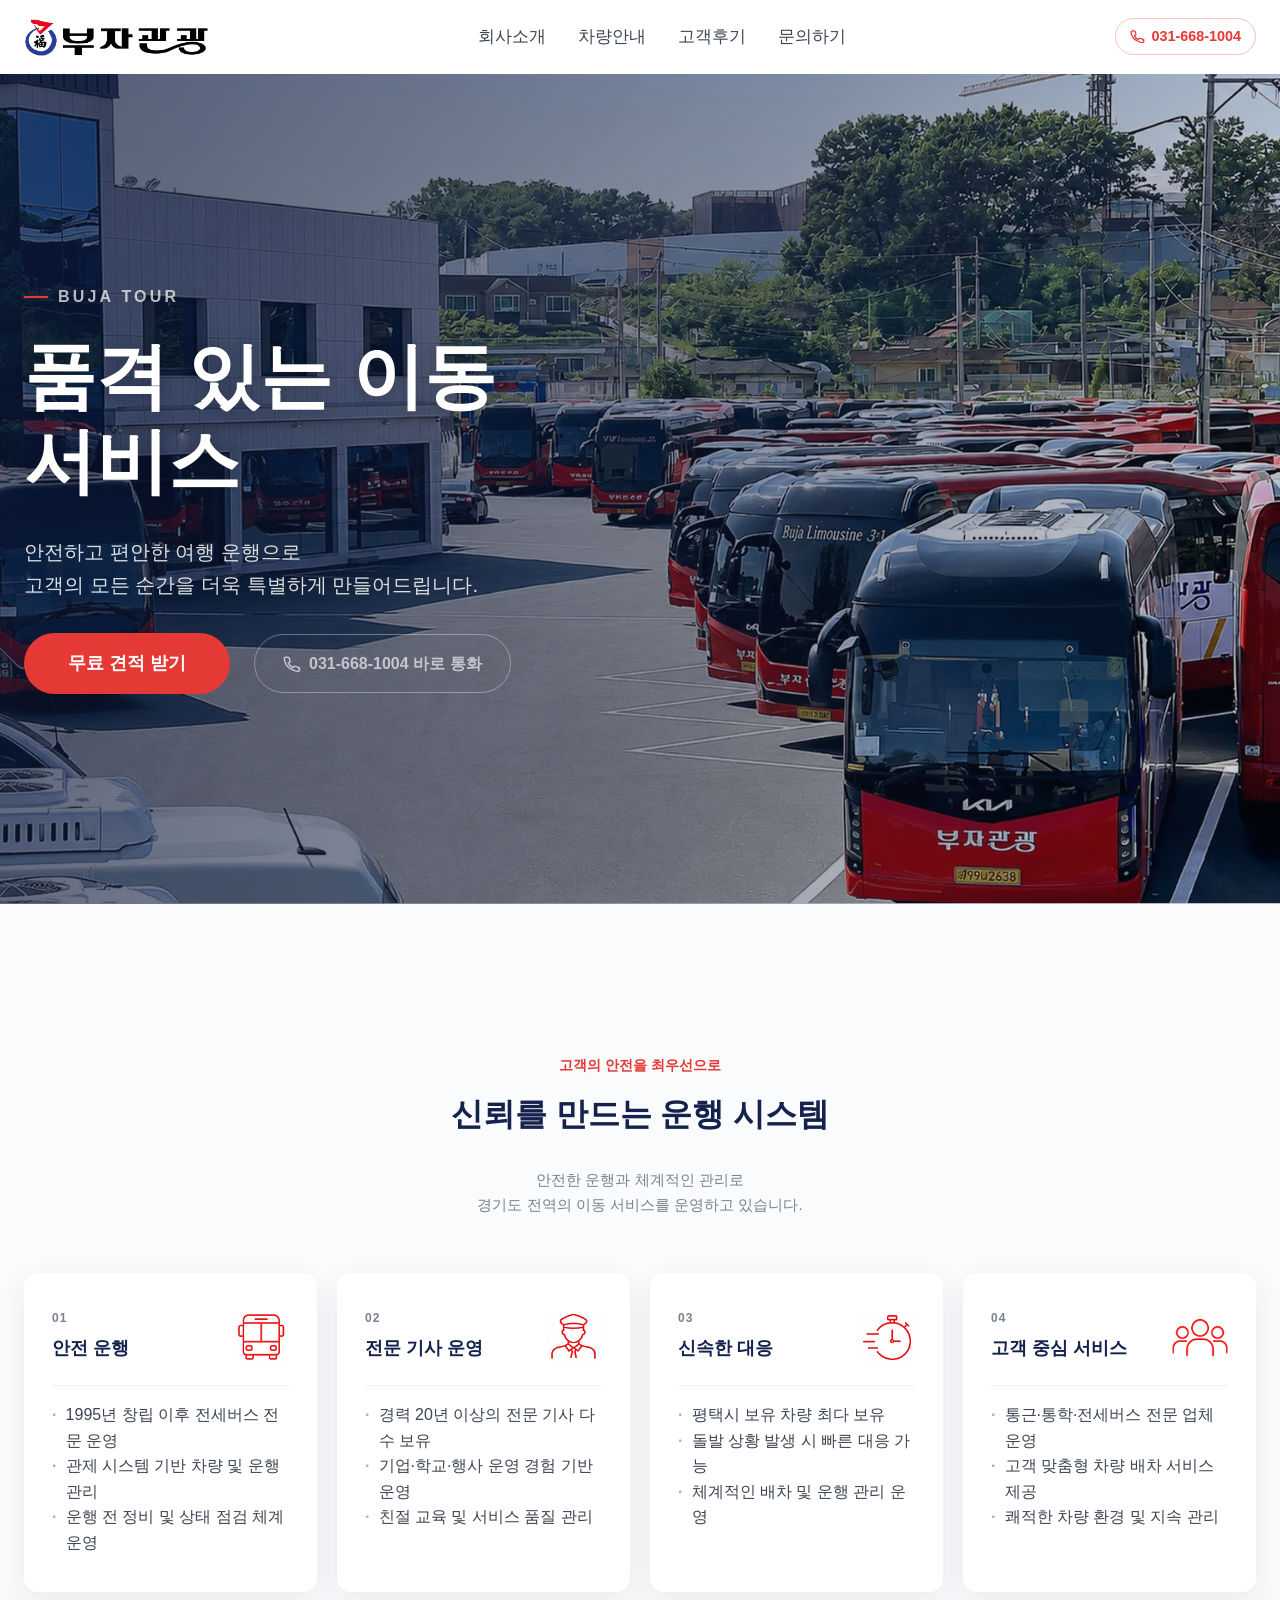
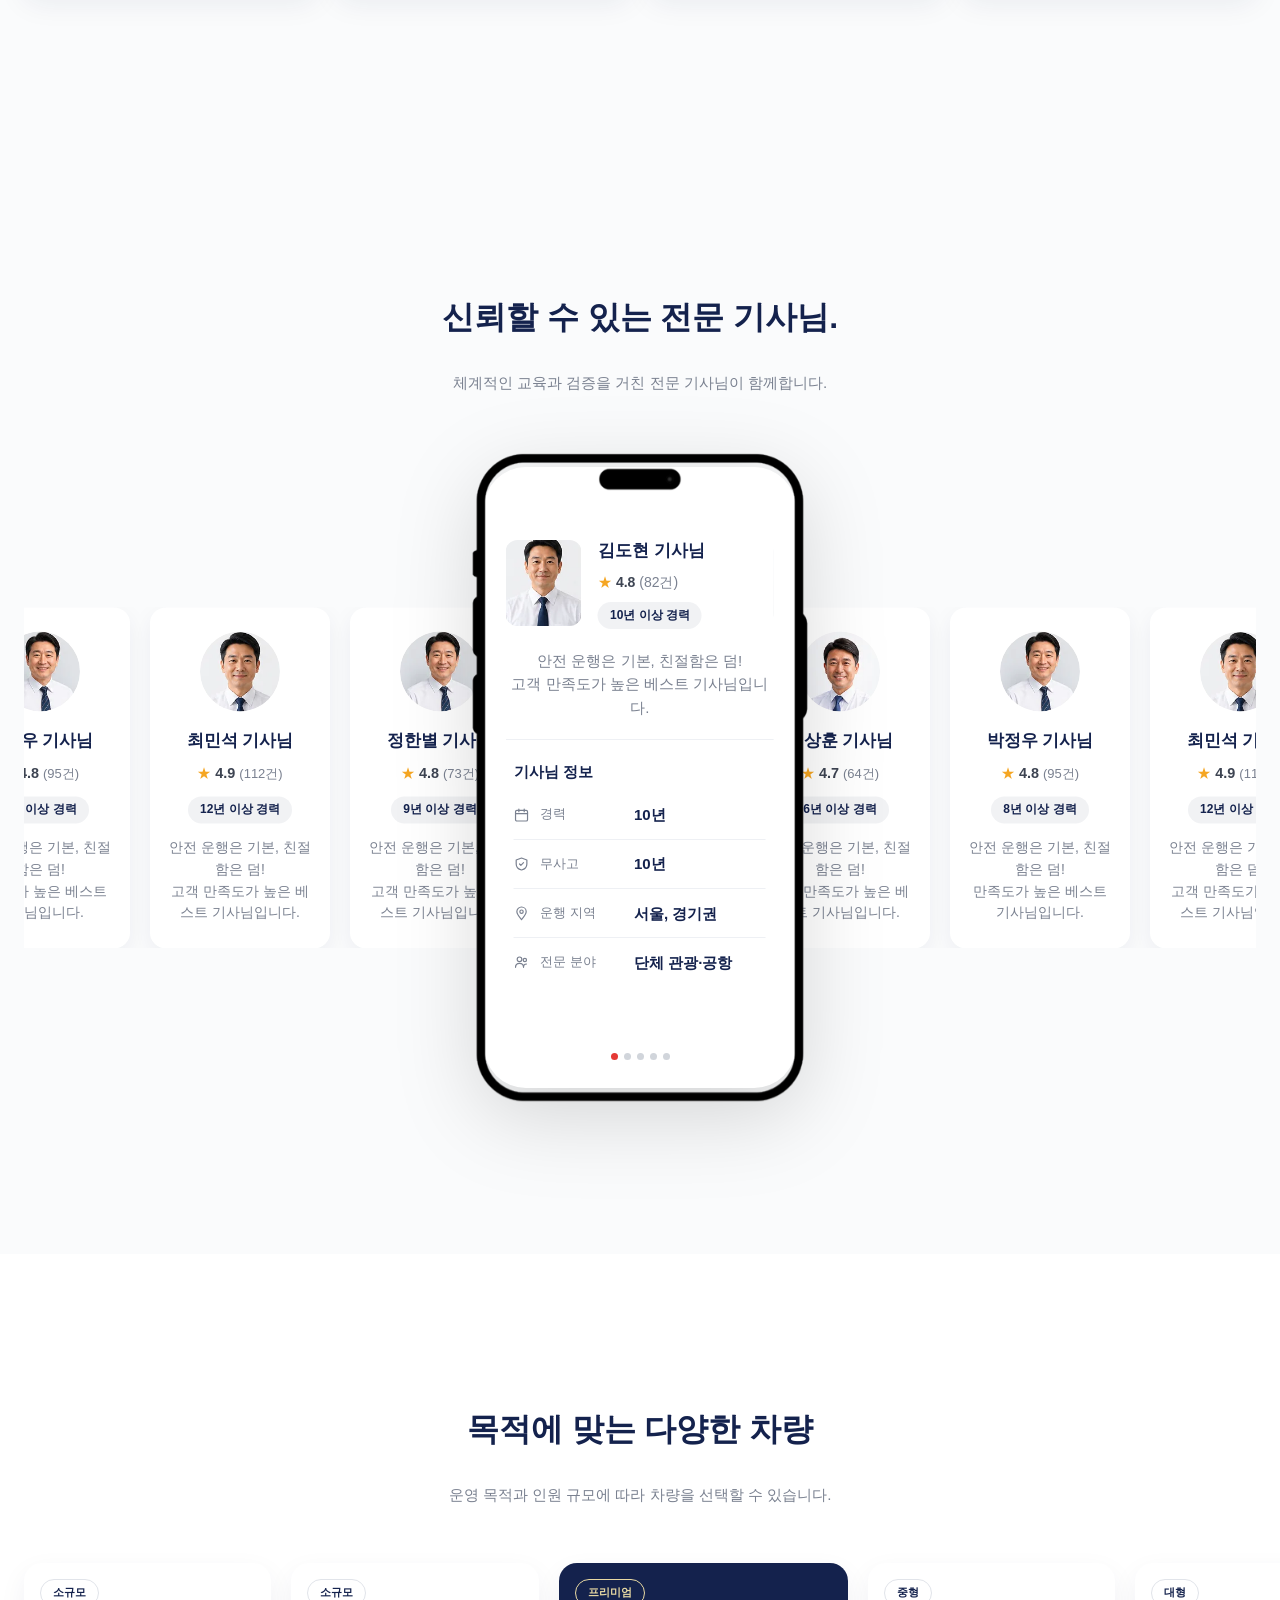
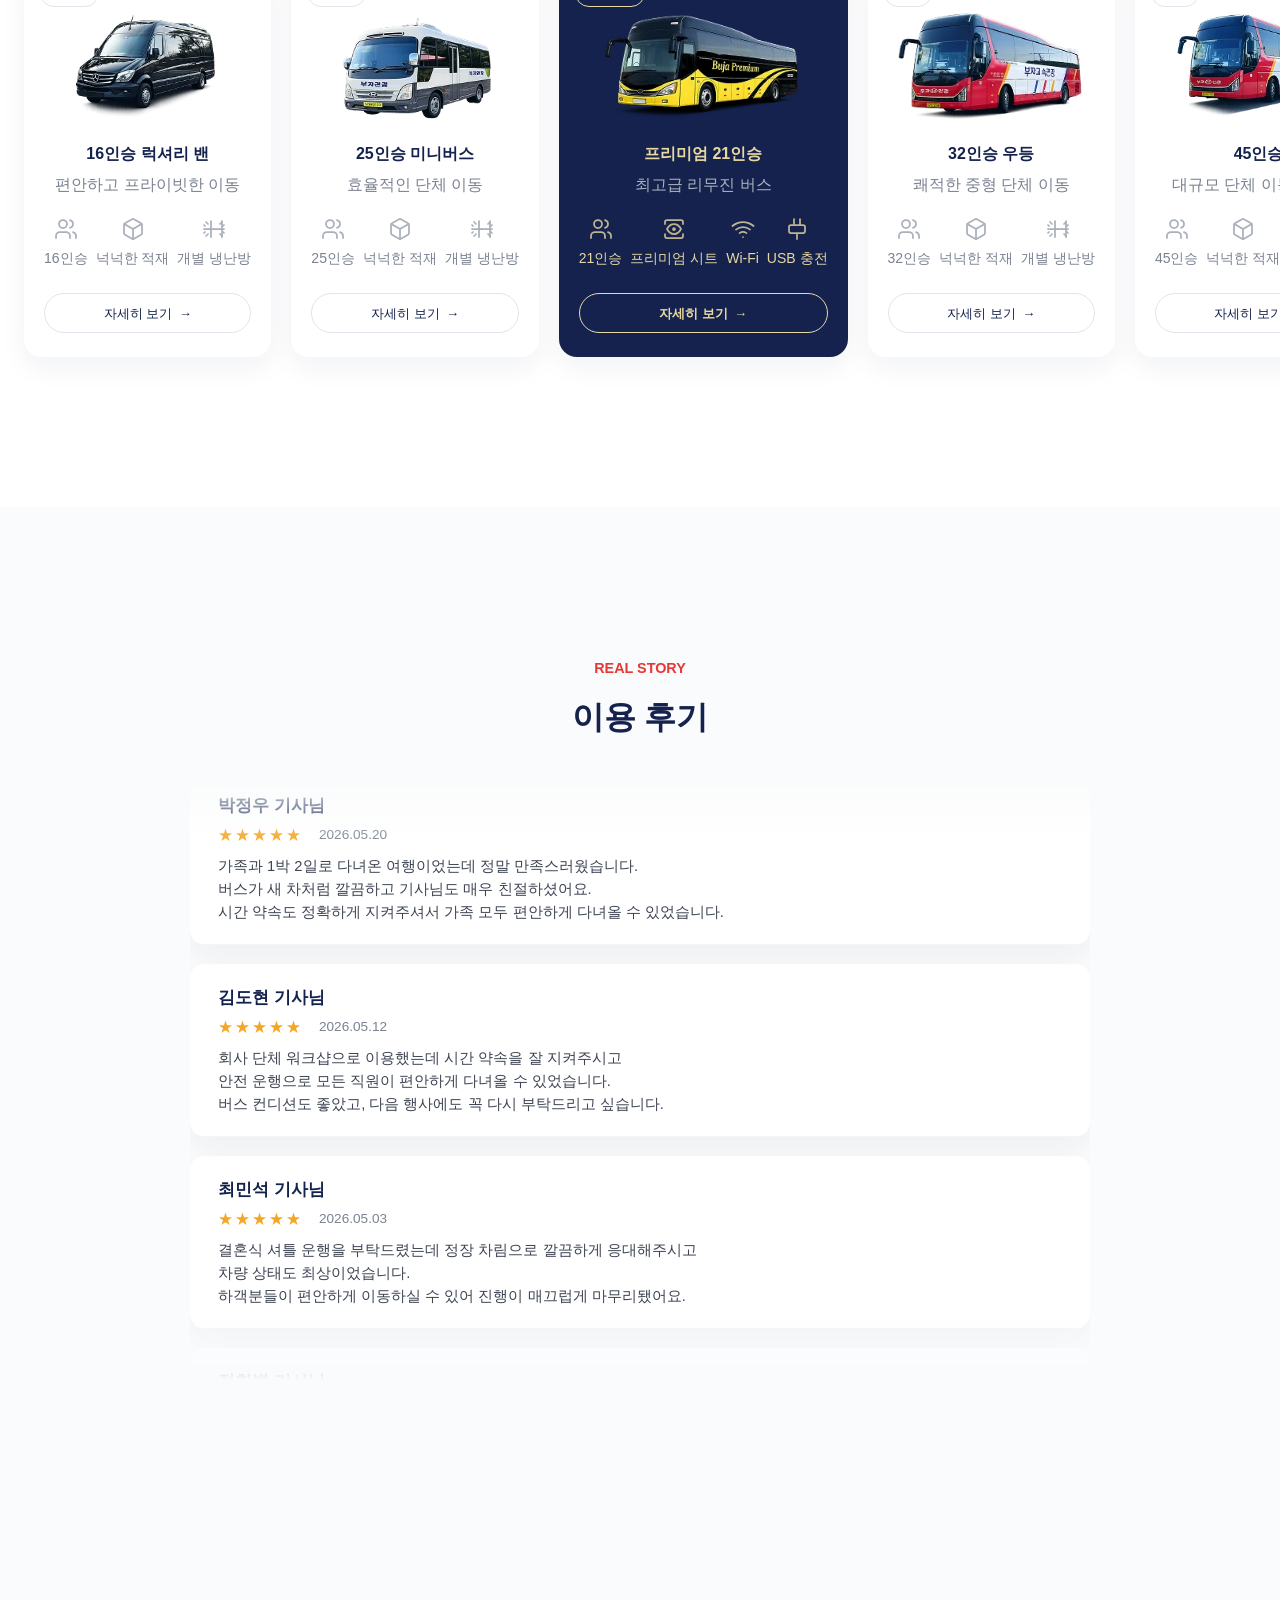
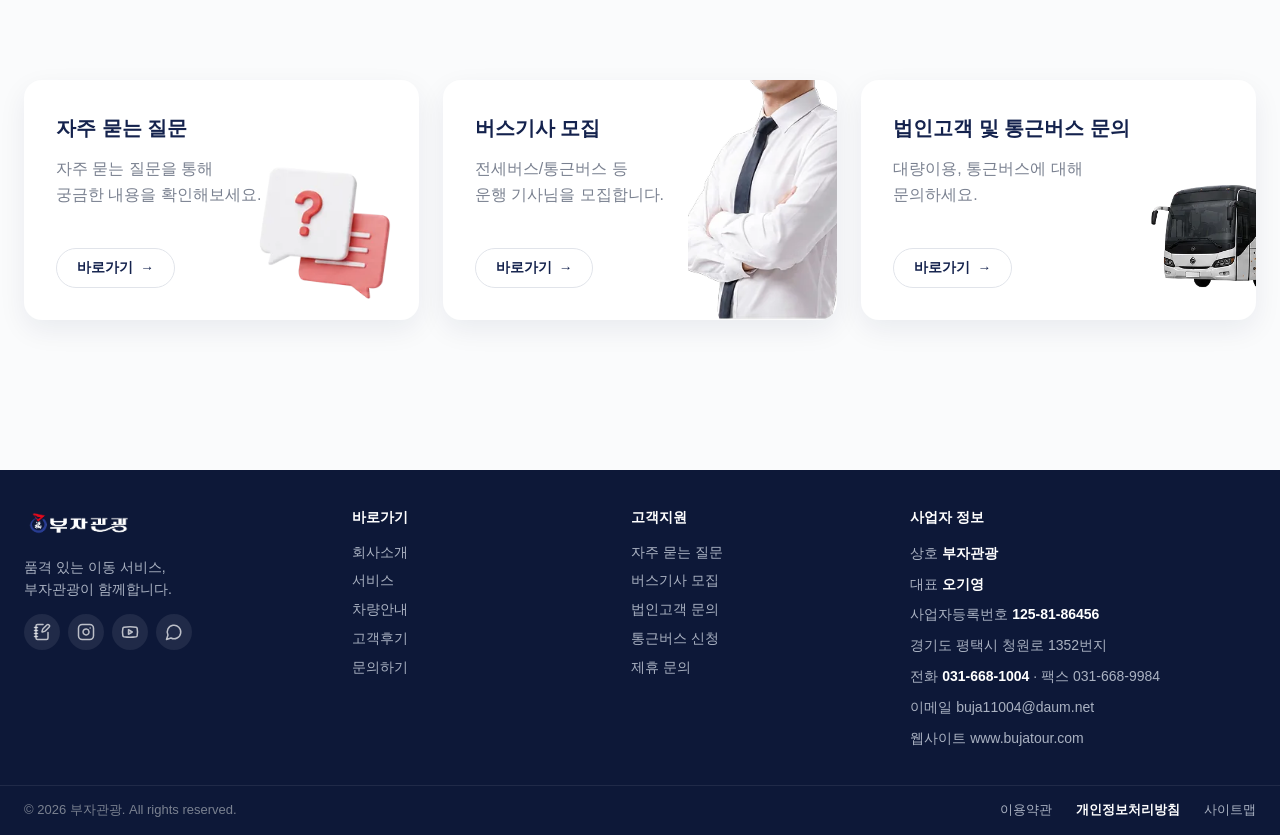
<file: index.html>
<!DOCTYPE html>
<html lang="ko">
<head>
  <meta charset="UTF-8">
  <meta name="viewport" content="width=device-width, initial-scale=1.0">
  <title>부자관광 | 품격 있는 이동 서비스</title>
  <link rel="stylesheet" href="css/style.css">
  <!-- Google tag (gtag.js) -->
<script async src="https://www.googletagmanager.com/gtag/js?id=G-0L724MR1FL"></script>
<script>
  window.dataLayer = window.dataLayer || [];
  function gtag(){dataLayer.push(arguments);}
  gtag('js', new Date());

  gtag('config', 'G-0L724MR1FL');
</script>
</head>
<body>

  <!-- Main header / Nav -->
  <header class="site-header">
    <div class="site-header__inner">
      <a href="index.html" class="site-header__brand">
        <img src="assets/logo_img.webp" alt="부자관광">
      </a>
      <nav class="nav">
        <ul class="nav__menu">
          <li><a href="about.html" class="nav__link">회사소개</a></li>
          <li><a href="vehicles.html" class="nav__link">차량안내</a></li>
          <li><a href="reviews.html" class="nav__link">고객후기</a></li>
          <li><a href="inquiry.html" class="nav__link">문의하기</a></li>
        </ul>
      </nav>
      <a href="tel:0316681004" class="header__phone-btn">
        <svg xmlns="http://www.w3.org/2000/svg" width="15" height="15" viewBox="0 0 24 24" fill="none" stroke="currentColor" stroke-width="2" stroke-linecap="round" stroke-linejoin="round" aria-hidden="true"><path d="M22 16.92v3a2 2 0 0 1-2.18 2 19.79 19.79 0 0 1-8.63-3.07A19.5 19.5 0 0 1 4.69 13.6a19.79 19.79 0 0 1-3.07-8.67A2 2 0 0 1 3.6 3H6.6a2 2 0 0 1 2 1.72c.127.96.361 1.903.7 2.81a2 2 0 0 1-.45 2.11L7.09 10.91a16 16 0 0 0 6 6l1.27-1.27a2 2 0 0 1 2.11-.45c.907.339 1.85.573 2.81.7A2 2 0 0 1 21 18z"></path></svg>
        031-668-1004
      </a>
    </div>
    <!-- Google Tag Manager -->
    <script>(function(w,d,s,l,i){w[l]=w[l]||[];w[l].push({'gtm.start':
    new Date().getTime(),event:'gtm.js'});var f=d.getElementsByTagName(s)[0],
    j=d.createElement(s),dl=l!='dataLayer'?'&l='+l:'';j.async=true;j.src=
    'https://www.googletagmanager.com/gtm.js?id='+i+dl;f.parentNode.insertBefore(j,f);
    })(window,document,'script','dataLayer','GTM-MBCPP8CJ');</script>
    <!-- End Google Tag Manager -->
  </header>

  <main>
    <!-- 1) Hero -->
    <section class="hero" id="about">
      <div class="hero__bg">
        <img src="assets/hero_img.webp" alt="">
      </div>
      <div class="hero__overlay"></div>
      <div class="hero__content">
        <p class="hero__eyebrow">BUJA TOUR</p>
        <h1 class="hero__title">품격 있는 이동 서비스</h1>
        <p class="hero__subtitle">안전하고 편안한 여행 운행으로<br>고객의 모든 순간을 더욱 특별하게 만들어드립니다.</p>
        <div class="hero__cta-row">
          <a href="inquiry.html" class="btn btn--primary">무료 견적 받기</a>
          <a href="tel:0316681004" class="hero__call-link">
            <svg xmlns="http://www.w3.org/2000/svg" width="18" height="18" viewBox="0 0 24 24" fill="none" stroke="currentColor" stroke-width="2" stroke-linecap="round" stroke-linejoin="round" aria-hidden="true"><path d="M22 16.92v3a2 2 0 0 1-2.18 2 19.79 19.79 0 0 1-8.63-3.07A19.5 19.5 0 0 1 4.69 13.6a19.79 19.79 0 0 1-3.07-8.67A2 2 0 0 1 3.6 3H6.6a2 2 0 0 1 2 1.72c.127.96.361 1.903.7 2.81a2 2 0 0 1-.45 2.11L7.09 10.91a16 16 0 0 0 6 6l1.27-1.27a2 2 0 0 1 2.11-.45c.907.339 1.85.573 2.81.7A2 2 0 0 1 21 18z"></path></svg>
            031-668-1004 바로 통화
          </a>
        </div>
      </div>
    </section>

    <!-- 2) System / Trust -->
    <section class="section section--light" id="service">
      <div class="container">
        <p class="section__eyebrow">고객의 안전을 최우선으로</p>
        <h2 class="section__title">신뢰를 만드는 운행 시스템</h2>
        <p class="section__lead">
          안전한 운행과 체계적인 관리로<br>
          경기도 전역의 이동 서비스를 운영하고 있습니다.
        </p>

        <div class="features">
          <article class="feature">
            <div class="feature__head">
              <div>
                <span class="feature__num">01</span>
                <h3 class="feature__title">안전 운행</h3>
              </div>
              <img class="feature__icon" src="assets/icon_1.webp" alt="">
            </div>
            <ul class="feature__list">
              <li>1995년 창립 이후 전세버스 전문 운영</li>
              <li>관제 시스템 기반 차량 및 운행 관리</li>
              <li>운행 전 정비 및 상태 점검 체계 운영</li>
            </ul>
          </article>

          <article class="feature">
            <div class="feature__head">
              <div>
                <span class="feature__num">02</span>
                <h3 class="feature__title">전문 기사 운영</h3>
              </div>
              <img class="feature__icon" src="assets/icon_2.webp" alt="">
            </div>
            <ul class="feature__list">
              <li>경력 20년 이상의 전문 기사 다수 보유</li>
              <li>기업·학교·행사 운영 경험 기반 운영</li>
              <li>친절 교육 및 서비스 품질 관리</li>
            </ul>
          </article>

          <article class="feature">
            <div class="feature__head">
              <div>
                <span class="feature__num">03</span>
                <h3 class="feature__title">신속한 대응</h3>
              </div>
              <img class="feature__icon" src="assets/icon_3.webp" alt="">
            </div>
            <ul class="feature__list">
              <li>평택시 보유 차량 최다 보유</li>
              <li>돌발 상황 발생 시 빠른 대응 가능</li>
              <li>체계적인 배차 및 운행 관리 운영</li>
            </ul>
          </article>

          <article class="feature">
            <div class="feature__head">
              <div>
                <span class="feature__num">04</span>
                <h3 class="feature__title">고객 중심 서비스</h3>
              </div>
              <img class="feature__icon" src="assets/icon_4.webp" alt="">
            </div>
            <ul class="feature__list">
              <li>통근·통학·전세버스 전문 업체 운영</li>
              <li>고객 맞춤형 차량 배차 서비스 제공</li>
              <li>쾌적한 차량 환경 및 지속 관리</li>
            </ul>
          </article>
        </div>
      </div>
    </section>

    <!-- 3) Reviews -->
    <section class="section section--light" id="drivers">
      <div class="container">
        <h2 class="section__title">신뢰할 수 있는 전문 기사님.</h2>
        <p class="section__lead">체계적인 교육과 검증을 거친 전문 기사님이 함께합니다.</p>

        <div class="drivers" data-drivers>
          <!-- Side cards conveyor (slides behind the phone) -->
          <div class="drivers__viewport">
            <div class="drivers__rail" data-rail></div>
          </div>

          <!-- Center phone (fixed, larger, shows extra 기사님 정보) -->
          <div class="phone" data-phone>
            <img class="phone__frame" src="assets/mockup.webp" alt="">
            <div class="phone__screen">
              <div class="phone__viewport">
                <div class="phone__track" data-phone-track></div>
              </div>
              <div class="phone__dots" data-dots></div>
            </div>
          </div>
        </div>
      </div>
    </section>

    <!-- 4) Fleet -->
    <section class="section" id="fleet">
      <div class="container">
        <h2 class="section__title">목적에 맞는 다양한 차량</h2>
        <p class="section__lead">운영 목적과 인원 규모에 따라 차량을 선택할 수 있습니다.</p>

        <div class="fleet">
          <article class="vehicle">
            <span class="vehicle__tag">소규모</span>
            <div class="vehicle__img"><img src="assets/car_1.webp" alt=""></div>
            <h3 class="vehicle__name">16인승 럭셔리 밴</h3>
            <p class="vehicle__desc">편안하고 프라이빗한 이동</p>
            <ul class="vehicle__specs">
              <li>
                <svg xmlns="http://www.w3.org/2000/svg" width="24" height="24" viewBox="0 0 24 24" fill="none" stroke="currentColor" stroke-width="1.75" stroke-linecap="round" stroke-linejoin="round" aria-hidden="true"><path d="M16 21v-2a4 4 0 0 0-4-4H6a4 4 0 0 0-4 4v2"/><circle cx="9" cy="7" r="4"/><path d="M22 21v-2a4 4 0 0 0-3-3.87"/><path d="M16 3.13a4 4 0 0 1 0 7.75"/></svg>
                <span>16인승</span>
              </li>
              <li>
                <svg xmlns="http://www.w3.org/2000/svg" width="24" height="24" viewBox="0 0 24 24" fill="none" stroke="currentColor" stroke-width="1.75" stroke-linecap="round" stroke-linejoin="round" aria-hidden="true"><path d="M21 8a2 2 0 0 0-1-1.73l-7-4a2 2 0 0 0-2 0l-7 4A2 2 0 0 0 3 8v8a2 2 0 0 0 1 1.73l7 4a2 2 0 0 0 2 0l7-4A2 2 0 0 0 21 16Z"/><path d="m3.3 7 8.7 5 8.7-5"/><path d="M12 22V12"/></svg>
                <span>넉넉한 적재</span>
              </li>
              <li>
                <svg xmlns="http://www.w3.org/2000/svg" width="24" height="24" viewBox="0 0 24 24" fill="none" stroke="currentColor" stroke-width="1.75" stroke-linecap="round" stroke-linejoin="round" aria-hidden="true"><path d="M2 12h10"/><path d="M9 4v16"/><path d="m3 9-1-1"/><path d="m3 15-1 1"/><path d="m6 7-2-2"/><path d="m6 17-2 2"/><path d="M20 4v16"/><path d="M12 12h10"/><path d="m21 9 1-1"/><path d="m21 15 1 1"/><path d="m18 7 2-2"/><path d="m18 17 2 2"/></svg>
                <span>개별 냉난방</span>
              </li>
            </ul>
            <a href="vehicles.html?v=16" class="vehicle__btn">자세히 보기</a>
          </article>

          <article class="vehicle">
            <span class="vehicle__tag">소규모</span>
            <div class="vehicle__img"><img src="assets/car_1-1.webp" alt=""></div>
            <h3 class="vehicle__name">25인승 미니버스</h3>
            <p class="vehicle__desc">효율적인 단체 이동</p>
            <ul class="vehicle__specs">
              <li>
                <svg xmlns="http://www.w3.org/2000/svg" width="24" height="24" viewBox="0 0 24 24" fill="none" stroke="currentColor" stroke-width="1.75" stroke-linecap="round" stroke-linejoin="round" aria-hidden="true"><path d="M16 21v-2a4 4 0 0 0-4-4H6a4 4 0 0 0-4 4v2"/><circle cx="9" cy="7" r="4"/><path d="M22 21v-2a4 4 0 0 0-3-3.87"/><path d="M16 3.13a4 4 0 0 1 0 7.75"/></svg>
                <span>25인승</span>
              </li>
              <li>
                <svg xmlns="http://www.w3.org/2000/svg" width="24" height="24" viewBox="0 0 24 24" fill="none" stroke="currentColor" stroke-width="1.75" stroke-linecap="round" stroke-linejoin="round" aria-hidden="true"><path d="M21 8a2 2 0 0 0-1-1.73l-7-4a2 2 0 0 0-2 0l-7 4A2 2 0 0 0 3 8v8a2 2 0 0 0 1 1.73l7 4a2 2 0 0 0 2 0l7-4A2 2 0 0 0 21 16Z"/><path d="m3.3 7 8.7 5 8.7-5"/><path d="M12 22V12"/></svg>
                <span>넉넉한 적재</span>
              </li>
              <li>
                <svg xmlns="http://www.w3.org/2000/svg" width="24" height="24" viewBox="0 0 24 24" fill="none" stroke="currentColor" stroke-width="1.75" stroke-linecap="round" stroke-linejoin="round" aria-hidden="true"><path d="M2 12h10"/><path d="M9 4v16"/><path d="m3 9-1-1"/><path d="m3 15-1 1"/><path d="m6 7-2-2"/><path d="m6 17-2 2"/><path d="M20 4v16"/><path d="M12 12h10"/><path d="m21 9 1-1"/><path d="m21 15 1 1"/><path d="m18 7 2-2"/><path d="m18 17 2 2"/></svg>
                <span>개별 냉난방</span>
              </li>
            </ul>
            <a href="vehicles.html?v=25" class="vehicle__btn">자세히 보기</a>
          </article>

          <!-- Featured premium card -->
          <article class="vehicle vehicle--featured">
            <span class="vehicle__tag vehicle__tag--featured">프리미엄</span>
            <div class="vehicle__img"><img src="assets/car_3.webp" alt=""></div>
            <h3 class="vehicle__name">프리미엄 21인승</h3>
            <p class="vehicle__desc">최고급 리무진 버스</p>
            <ul class="vehicle__specs">
              <li>
                <svg xmlns="http://www.w3.org/2000/svg" width="24" height="24" viewBox="0 0 24 24" fill="none" stroke="currentColor" stroke-width="1.75" stroke-linecap="round" stroke-linejoin="round" aria-hidden="true"><path d="M16 21v-2a4 4 0 0 0-4-4H6a4 4 0 0 0-4 4v2"/><circle cx="9" cy="7" r="4"/><path d="M22 21v-2a4 4 0 0 0-3-3.87"/><path d="M16 3.13a4 4 0 0 1 0 7.75"/></svg>
                <span>21인승</span>
              </li>
              <li>
                <svg xmlns="http://www.w3.org/2000/svg" width="24" height="24" viewBox="0 0 24 24" fill="none" stroke="currentColor" stroke-width="1.75" stroke-linecap="round" stroke-linejoin="round" aria-hidden="true"><path d="M5 12s2.545-5 7-5c4.454 0 7 5 7 5s-2.546 5-7 5c-4.455 0-7-5-7-5z"/><path d="M12 13a1 1 0 1 0 0-2 1 1 0 0 0 0 2z"/><path d="M21 17v2a2 2 0 0 1-2 2H5a2 2 0 0 1-2-2v-2"/><path d="M21 7V5a2 2 0 0 0-2-2H5a2 2 0 0 0-2 2v2"/></svg>
                <span>프리미엄 시트</span>
              </li>
              <li>
                <svg xmlns="http://www.w3.org/2000/svg" width="24" height="24" viewBox="0 0 24 24" fill="none" stroke="currentColor" stroke-width="1.75" stroke-linecap="round" stroke-linejoin="round" aria-hidden="true"><path d="M5 12.55a11 11 0 0 1 14.08 0"/><path d="M1.42 9a16 16 0 0 1 21.16 0"/><path d="M8.53 16.11a6 6 0 0 1 6.95 0"/><line x1="12" y1="20" x2="12.01" y2="20"/></svg>
                <span>Wi-Fi</span>
              </li>
              <li>
                <svg xmlns="http://www.w3.org/2000/svg" width="24" height="24" viewBox="0 0 24 24" fill="none" stroke="currentColor" stroke-width="1.75" stroke-linecap="round" stroke-linejoin="round" aria-hidden="true"><path d="M12 22v-5"/><path d="M9 8V2"/><path d="M15 8V2"/><path d="M18 8H6a2 2 0 0 0-2 2v4a2 2 0 0 0 2 2h12a2 2 0 0 0 2-2v-4a2 2 0 0 0-2-2Z"/></svg>
                <span>USB 충전</span>
              </li>
            </ul>
            <a href="vehicles.html?v=pr" class="vehicle__btn vehicle__btn--featured">자세히 보기</a>
          </article>

          <article class="vehicle">
            <span class="vehicle__tag">중형</span>
            <div class="vehicle__img"><img src="assets/car_4-1.webp" alt=""></div>
            <h3 class="vehicle__name">32인승 우등</h3>
            <p class="vehicle__desc">쾌적한 중형 단체 이동</p>
            <ul class="vehicle__specs">
              <li>
                <svg xmlns="http://www.w3.org/2000/svg" width="24" height="24" viewBox="0 0 24 24" fill="none" stroke="currentColor" stroke-width="1.75" stroke-linecap="round" stroke-linejoin="round" aria-hidden="true"><path d="M16 21v-2a4 4 0 0 0-4-4H6a4 4 0 0 0-4 4v2"/><circle cx="9" cy="7" r="4"/><path d="M22 21v-2a4 4 0 0 0-3-3.87"/><path d="M16 3.13a4 4 0 0 1 0 7.75"/></svg>
                <span>32인승</span>
              </li>
              <li>
                <svg xmlns="http://www.w3.org/2000/svg" width="24" height="24" viewBox="0 0 24 24" fill="none" stroke="currentColor" stroke-width="1.75" stroke-linecap="round" stroke-linejoin="round" aria-hidden="true"><path d="M21 8a2 2 0 0 0-1-1.73l-7-4a2 2 0 0 0-2 0l-7 4A2 2 0 0 0 3 8v8a2 2 0 0 0 1 1.73l7 4a2 2 0 0 0 2 0l7-4A2 2 0 0 0 21 16Z"/><path d="m3.3 7 8.7 5 8.7-5"/><path d="M12 22V12"/></svg>
                <span>넉넉한 적재</span>
              </li>
              <li>
                <svg xmlns="http://www.w3.org/2000/svg" width="24" height="24" viewBox="0 0 24 24" fill="none" stroke="currentColor" stroke-width="1.75" stroke-linecap="round" stroke-linejoin="round" aria-hidden="true"><path d="M2 12h10"/><path d="M9 4v16"/><path d="m3 9-1-1"/><path d="m3 15-1 1"/><path d="m6 7-2-2"/><path d="m6 17-2 2"/><path d="M20 4v16"/><path d="M12 12h10"/><path d="m21 9 1-1"/><path d="m21 15 1 1"/><path d="m18 7 2-2"/><path d="m18 17 2 2"/></svg>
                <span>개별 냉난방</span>
              </li>
            </ul>
            <a href="vehicles.html?v=32" class="vehicle__btn">자세히 보기</a>
          </article>

          <article class="vehicle">
            <span class="vehicle__tag">대형</span>
            <div class="vehicle__img"><img src="assets/car_4.webp" alt=""></div>
            <h3 class="vehicle__name">45인승</h3>
            <p class="vehicle__desc">대규모 단체 이동에 최적</p>
            <ul class="vehicle__specs">
              <li>
                <svg xmlns="http://www.w3.org/2000/svg" width="24" height="24" viewBox="0 0 24 24" fill="none" stroke="currentColor" stroke-width="1.75" stroke-linecap="round" stroke-linejoin="round" aria-hidden="true"><path d="M16 21v-2a4 4 0 0 0-4-4H6a4 4 0 0 0-4 4v2"/><circle cx="9" cy="7" r="4"/><path d="M22 21v-2a4 4 0 0 0-3-3.87"/><path d="M16 3.13a4 4 0 0 1 0 7.75"/></svg>
                <span>45인승</span>
              </li>
              <li>
                <svg xmlns="http://www.w3.org/2000/svg" width="24" height="24" viewBox="0 0 24 24" fill="none" stroke="currentColor" stroke-width="1.75" stroke-linecap="round" stroke-linejoin="round" aria-hidden="true"><path d="M21 8a2 2 0 0 0-1-1.73l-7-4a2 2 0 0 0-2 0l-7 4A2 2 0 0 0 3 8v8a2 2 0 0 0 1 1.73l7 4a2 2 0 0 0 2 0l7-4A2 2 0 0 0 21 16Z"/><path d="m3.3 7 8.7 5 8.7-5"/><path d="M12 22V12"/></svg>
                <span>넉넉한 적재</span>
              </li>
              <li>
                <svg xmlns="http://www.w3.org/2000/svg" width="24" height="24" viewBox="0 0 24 24" fill="none" stroke="currentColor" stroke-width="1.75" stroke-linecap="round" stroke-linejoin="round" aria-hidden="true"><path d="M2 12h10"/><path d="M9 4v16"/><path d="m3 9-1-1"/><path d="m3 15-1 1"/><path d="m6 7-2-2"/><path d="m6 17-2 2"/><path d="M20 4v16"/><path d="M12 12h10"/><path d="m21 9 1-1"/><path d="m21 15 1 1"/><path d="m18 7 2-2"/><path d="m18 17 2 2"/></svg>
                <span>개별 냉난방</span>
              </li>
            </ul>
            <a href="vehicles.html?v=45" class="vehicle__btn">자세히 보기</a>
          </article>
        </div>
      </div>
    </section>

    <!-- 5) Real story slider -->
    <section class="section" id="review">
      <div class="container">
        <p class="section__eyebrow">REAL STORY</p>
        <h2 class="section__title">이용 후기</h2>

        <div class="story-marquee">
          <div class="story-marquee__track" data-story-track></div>
        </div>
      </div>
    </section>

    <!-- 6) CTA cards -->
    <section class="section section--light section--compact">
      <div class="container">
        <div class="cta-grid">
          <a href="inquiry.html?tab=faq" class="cta-card cta-card--faq">
            <div class="cta-card__body">
              <h3 class="cta-card__title">자주 묻는 질문</h3>
              <p class="cta-card__text">자주 묻는 질문을 통해<br>궁금한 내용을 확인해보세요.</p>
              <span class="cta-card__btn">바로가기</span>
            </div>
            <img src="assets/box_icon_1.webp" alt="" class="cta-card__img">
          </a>

          <a href="inquiry.html?tab=driver" class="cta-card cta-card--driver">
            <div class="cta-card__body">
              <h3 class="cta-card__title">버스기사 모집</h3>
              <p class="cta-card__text">전세버스/통근버스 등<br>운행 기사님을 모집합니다.</p>
              <span class="cta-card__btn">바로가기</span>
            </div>
            <img src="assets/box_icon_2.webp" alt="" class="cta-card__img">
          </a>

          <a href="inquiry.html?tab=b2b" class="cta-card cta-card--corp">
            <div class="cta-card__body">
              <h3 class="cta-card__title">법인고객 및 통근버스 문의</h3>
              <p class="cta-card__text">대량이용, 통근버스에 대해<br>문의하세요.</p>
              <span class="cta-card__btn">바로가기</span>
            </div>
            <img src="assets/box_icon_3.webp" alt="" class="cta-card__img">
          </a>
        </div>
      </div>
    </section>
  </main>

  <!-- Footer -->
  <footer class="site-footer">
    <div class="container site-footer__inner">
      <div class="site-footer__brand">
        <img src="assets/footer_logo.webp" alt="부자관광" class="site-footer__logo">
        <p class="site-footer__tagline">품격 있는 이동 서비스,<br>부자관광이 함께합니다.</p>
        <div class="site-footer__social">
          <a href="#" aria-label="블로그">
            <!-- Lucide: notebook-pen -->
            <svg xmlns="http://www.w3.org/2000/svg" width="18" height="18" viewBox="0 0 24 24" fill="none" stroke="currentColor" stroke-width="2" stroke-linecap="round" stroke-linejoin="round" aria-hidden="true"><path d="M13.4 2H6a2 2 0 0 0-2 2v16a2 2 0 0 0 2 2h12a2 2 0 0 0 2-2v-7.4"/><path d="M2 6h4"/><path d="M2 10h4"/><path d="M2 14h4"/><path d="M2 18h4"/><path d="M21.378 5.626a1 1 0 1 0-3.004-3.004l-5.01 5.012a2 2 0 0 0-.506.854l-.837 2.87a.5.5 0 0 0 .62.62l2.87-.837a2 2 0 0 0 .854-.506z"/></svg>
          </a>
          <a href="#" aria-label="인스타그램">
            <!-- Lucide: instagram -->
            <svg xmlns="http://www.w3.org/2000/svg" width="18" height="18" viewBox="0 0 24 24" fill="none" stroke="currentColor" stroke-width="2" stroke-linecap="round" stroke-linejoin="round" aria-hidden="true"><rect width="20" height="20" x="2" y="2" rx="5" ry="5"/><path d="M16 11.37A4 4 0 1 1 12.63 8 4 4 0 0 1 16 11.37z"/><line x1="17.5" x2="17.51" y1="6.5" y2="6.5"/></svg>
          </a>
          <a href="#" aria-label="유튜브">
            <!-- Lucide: youtube -->
            <svg xmlns="http://www.w3.org/2000/svg" width="18" height="18" viewBox="0 0 24 24" fill="none" stroke="currentColor" stroke-width="2" stroke-linecap="round" stroke-linejoin="round" aria-hidden="true"><path d="M2.5 17a24.12 24.12 0 0 1 0-10 2 2 0 0 1 1.4-1.4 49.56 49.56 0 0 1 16.2 0A2 2 0 0 1 21.5 7a24.12 24.12 0 0 1 0 10 2 2 0 0 1-1.4 1.4 49.55 49.55 0 0 1-16.2 0A2 2 0 0 1 2.5 17"/><path d="m10 15 5-3-5-3z"/></svg>
          </a>
          <a href="#" aria-label="카카오톡">
            <!-- Lucide: message-circle -->
            <svg xmlns="http://www.w3.org/2000/svg" width="18" height="18" viewBox="0 0 24 24" fill="none" stroke="currentColor" stroke-width="2" stroke-linecap="round" stroke-linejoin="round" aria-hidden="true"><path d="M7.9 20A9 9 0 1 0 4 16.1L2 22Z"/></svg>
          </a>
        </div>
      </div>

      <div class="site-footer__col">
        <h4>바로가기</h4>
        <ul>
          <li><a href="#about">회사소개</a></li>
          <li><a href="#service">서비스</a></li>
          <li><a href="#fleet">차량안내</a></li>
          <li><a href="#review">고객후기</a></li>
          <li><a href="inquiry.html">문의하기</a></li>
        </ul>
      </div>

      <div class="site-footer__col">
        <h4>고객지원</h4>
        <ul>
          <li><a href="#">자주 묻는 질문</a></li>
          <li><a href="#">버스기사 모집</a></li>
          <li><a href="#">법인고객 문의</a></li>
          <li><a href="#">통근버스 신청</a></li>
          <li><a href="#">제휴 문의</a></li>
        </ul>
      </div>

      <div class="site-footer__col site-footer__col--info">
        <h4>사업자 정보</h4>
        <ul class="site-footer__info">
          <li>상호 <strong>부자관광</strong></li>
          <li>대표 <strong>오기영</strong></li>
          <li>사업자등록번호 <strong>125-81-86456</strong></li>
          <li>경기도 평택시 청원로 1352번지</li>
          <li>
            전화 <strong><a href="tel:0316681004">031-668-1004</a></strong>
            · 팩스 <a href="tel:0316689984">031-668-9984</a>
          </li>
          <li>이메일 <a href="mailto:buja11004@daum.net">buja11004@daum.net</a></li>
          <li>웹사이트 www.bujatour.com</li>
        </ul>
      </div>
    </div>

    <div class="site-footer__bottom">
      <div class="container site-footer__bottom-inner">
        <p>&copy; <span id="year"></span> 부자관광. All rights reserved.</p>
        <ul class="site-footer__bottom-menu">
          <li><a href="#">이용약관</a></li>
          <li><a href="#"><strong>개인정보처리방침</strong></a></li>
          <li><a href="#">사이트맵</a></li>
        </ul>
      </div>
    </div>
  </footer>

  <script src="js/main.js"></script>
</body>
</html>
</file>
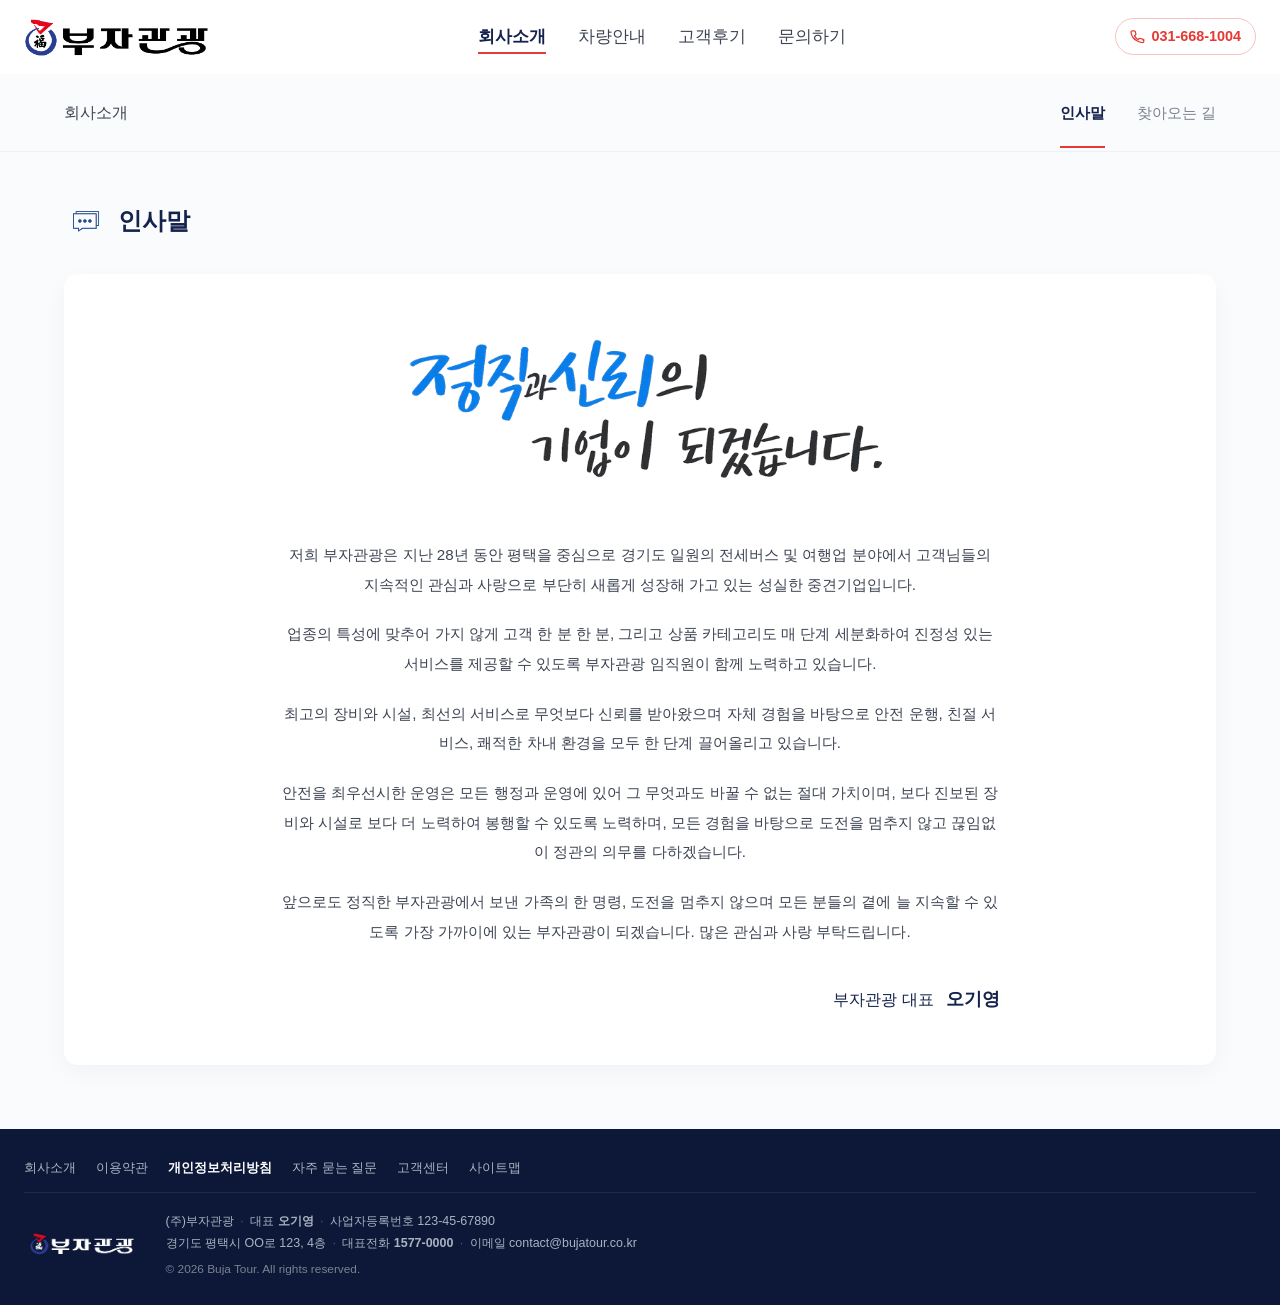
<file: about.html>
<!DOCTYPE html>
<html lang="ko">
<head>
  <meta charset="UTF-8">
  <meta name="viewport" content="width=device-width, initial-scale=1.0">
  <title>회사소개 | 부자관광</title>
  <link rel="stylesheet" href="css/style.css">
  <!-- Google Tag Manager -->
  <script>(function(w,d,s,l,i){w[l]=w[l]||[];w[l].push({'gtm.start':
  new Date().getTime(),event:'gtm.js'});var f=d.getElementsByTagName(s)[0],
  j=d.createElement(s),dl=l!='dataLayer'?'&l='+l:'';j.async=true;j.src=
  'https://www.googletagmanager.com/gtm.js?id='+i+dl;f.parentNode.insertBefore(j,f);
  })(window,document,'script','dataLayer','GTM-MBCPP8CJ');</script>
  <!-- End Google Tag Manager -->
   <!-- Google tag (gtag.js) -->
<script async src="https://www.googletagmanager.com/gtag/js?id=G-0L724MR1FL"></script>
<script>
  window.dataLayer = window.dataLayer || [];
  function gtag(){dataLayer.push(arguments);}
  gtag('js', new Date());

  gtag('config', 'G-0L724MR1FL');
</script>
</head>
<body>

  <header class="site-header">
    <div class="site-header__inner">
      <a href="index.html" class="site-header__brand">
        <img src="assets/logo_img.webp" alt="부자관광">
      </a>
      <nav class="nav">
        <ul class="nav__menu">
          <li><a href="about.html" class="nav__link active">회사소개</a></li>
          <li><a href="vehicles.html" class="nav__link">차량안내</a></li>
          <li><a href="reviews.html" class="nav__link">고객후기</a></li>
          <li><a href="inquiry.html" class="nav__link">문의하기</a></li>
        </ul>
      </nav>
      <a href="tel:0316681004" class="header__phone-btn">
        <svg xmlns="http://www.w3.org/2000/svg" width="15" height="15" viewBox="0 0 24 24" fill="none" stroke="currentColor" stroke-width="2" stroke-linecap="round" stroke-linejoin="round" aria-hidden="true"><path d="M22 16.92v3a2 2 0 0 1-2.18 2 19.79 19.79 0 0 1-8.63-3.07A19.5 19.5 0 0 1 4.69 13.6a19.79 19.79 0 0 1-3.07-8.67A2 2 0 0 1 3.6 3H6.6a2 2 0 0 1 2 1.72c.127.96.361 1.903.7 2.81a2 2 0 0 1-.45 2.11L7.09 10.91a16 16 0 0 0 6 6l1.27-1.27a2 2 0 0 1 2.11-.45c.907.339 1.85.573 2.81.7A2 2 0 0 1 21 18z"></path></svg>
        031-668-1004
      </a>
    </div>
  </header>

  <!-- About sub-nav (page-level tabs) -->
  <nav class="sub-nav" data-about-tabs>
    <div class="container sub-nav__inner">
      <h1 class="sub-nav__title">회사소개</h1>
      <ul class="sub-nav__tabs">
        <li><a href="?p=greeting" class="sub-nav__tab active" data-panel="greeting">인사말</a></li>
        <li><a href="?p=location" class="sub-nav__tab" data-panel="location">찾아오는 길</a></li>
      </ul>
    </div>
  </nav>

  <main class="sub about-page">

    <!-- Panel: 인사말 -->
    <section class="about-panel" data-panel-content="greeting">
      <div class="container">
        <div class="about-panel__head">
          <img src="assets/sub/about/sub_icon01.webp" alt="" class="about-panel__icon">
          <h2 class="about-panel__title">인사말</h2>
        </div>

        <div class="greeting">
          <img src="assets/sub/about/sub_main1.webp" alt="정직과 신뢰의 기업이 되겠습니다." class="greeting__hero">

          <div class="greeting__body">
            <p>저희 부자관광은 지난 28년 동안 평택을 중심으로 경기도 일원의 전세버스 및 여행업 분야에서 고객님들의 지속적인 관심과 사랑으로 부단히 새롭게 성장해 가고 있는 성실한 중견기업입니다.</p>

            <p>업종의 특성에 맞추어 가지 않게 고객 한 분 한 분, 그리고 상품 카테고리도 매 단계 세분화하여 진정성 있는 서비스를 제공할 수 있도록 부자관광 임직원이 함께 노력하고 있습니다.</p>

            <p>최고의 장비와 시설, 최선의 서비스로 무엇보다 신뢰를 받아왔으며 자체 경험을 바탕으로 안전 운행, 친절 서비스, 쾌적한 차내 환경을 모두 한 단계 끌어올리고 있습니다.</p>

            <p>안전을 최우선시한 운영은 모든 행정과 운영에 있어 그 무엇과도 바꿀 수 없는 절대 가치이며, 보다 진보된 장비와 시설로 보다 더 노력하여 봉행할 수 있도록 노력하며, 모든 경험을 바탕으로 도전을 멈추지 않고 끊임없이 정관의 의무를 다하겠습니다.</p>

            <p>앞으로도 정직한 부자관광에서 보낸 가족의 한 명령, 도전을 멈추지 않으며 모든 분들의 곁에 늘 지속할 수 있도록 가장 가까이에 있는 부자관광이 되겠습니다. 많은 관심과 사랑 부탁드립니다.</p>

            <p class="greeting__sign">부자관광 대표 <strong>오기영</strong></p>
          </div>
        </div>
      </div>
    </section>

    <!-- Panel: 찾아오는 길 -->
    <section class="about-panel" data-panel-content="location" hidden>
      <div class="container">
        <div class="about-panel__head">
          <img src="assets/sub/about/sub_icon02.webp" alt="" class="about-panel__icon">
          <h2 class="about-panel__title">찾아오는 길</h2>
        </div>

        <div class="location">
          <div class="location__map">
            <img src="assets/sub/about/sub_map.webp" alt="부자관광 위치 지도">
          </div>

          <div class="location__info">
            <ul class="location__list">
              <li>
                <span class="location__label">주소</span>
                <span class="location__value">경기도 평택시 OO로 123, 4층 (부자관광 본사)</span>
              </li>
              <li>
                <span class="location__label">대표전화</span>
                <span class="location__value">1577-0000</span>
              </li>
              <li>
                <span class="location__label">팩스</span>
                <span class="location__value">031-000-0000</span>
              </li>
              <li>
                <span class="location__label">이메일</span>
                <span class="location__value">contact@bujatour.co.kr</span>
              </li>
              <li>
                <span class="location__label">운영시간</span>
                <span class="location__value">평일 09:00 - 18:00 (주말·공휴일 휴무)</span>
              </li>
              <li>
                <span class="location__label">주차</span>
                <span class="location__value">건물 내 방문객 주차장 이용 가능</span>
              </li>
            </ul>
          </div>
        </div>
      </div>
    </section>

  </main>

  <footer class="site-footer site-footer--mini">
    <div class="container">
      <ul class="site-footer__mini-links">
        <li><a href="about.html">회사소개</a></li>
        <li><a href="#">이용약관</a></li>
        <li><a href="#"><strong>개인정보처리방침</strong></a></li>
        <li><a href="#">자주 묻는 질문</a></li>
        <li><a href="inquiry.html#qa">고객센터</a></li>
        <li><a href="#">사이트맵</a></li>
      </ul>
      <div class="site-footer__mini-main">
        <img src="assets/footer_logo.webp" alt="부자관광" class="site-footer__logo">
        <div class="site-footer__mini-meta">
          <p>(주)부자관광<span class="sep">·</span>대표 <strong>오기영</strong><span class="sep">·</span>사업자등록번호 123-45-67890</p>
          <p>경기도 평택시 OO로 123, 4층<span class="sep">·</span>대표전화 <strong>1577-0000</strong><span class="sep">·</span>이메일 contact@bujatour.co.kr</p>
          <p class="copyright">&copy; <span id="year"></span> Buja Tour. All rights reserved.</p>
        </div>
      </div>
    </div>
  </footer>

  <script src="js/main.js"></script>
</body>
</html>
</file>
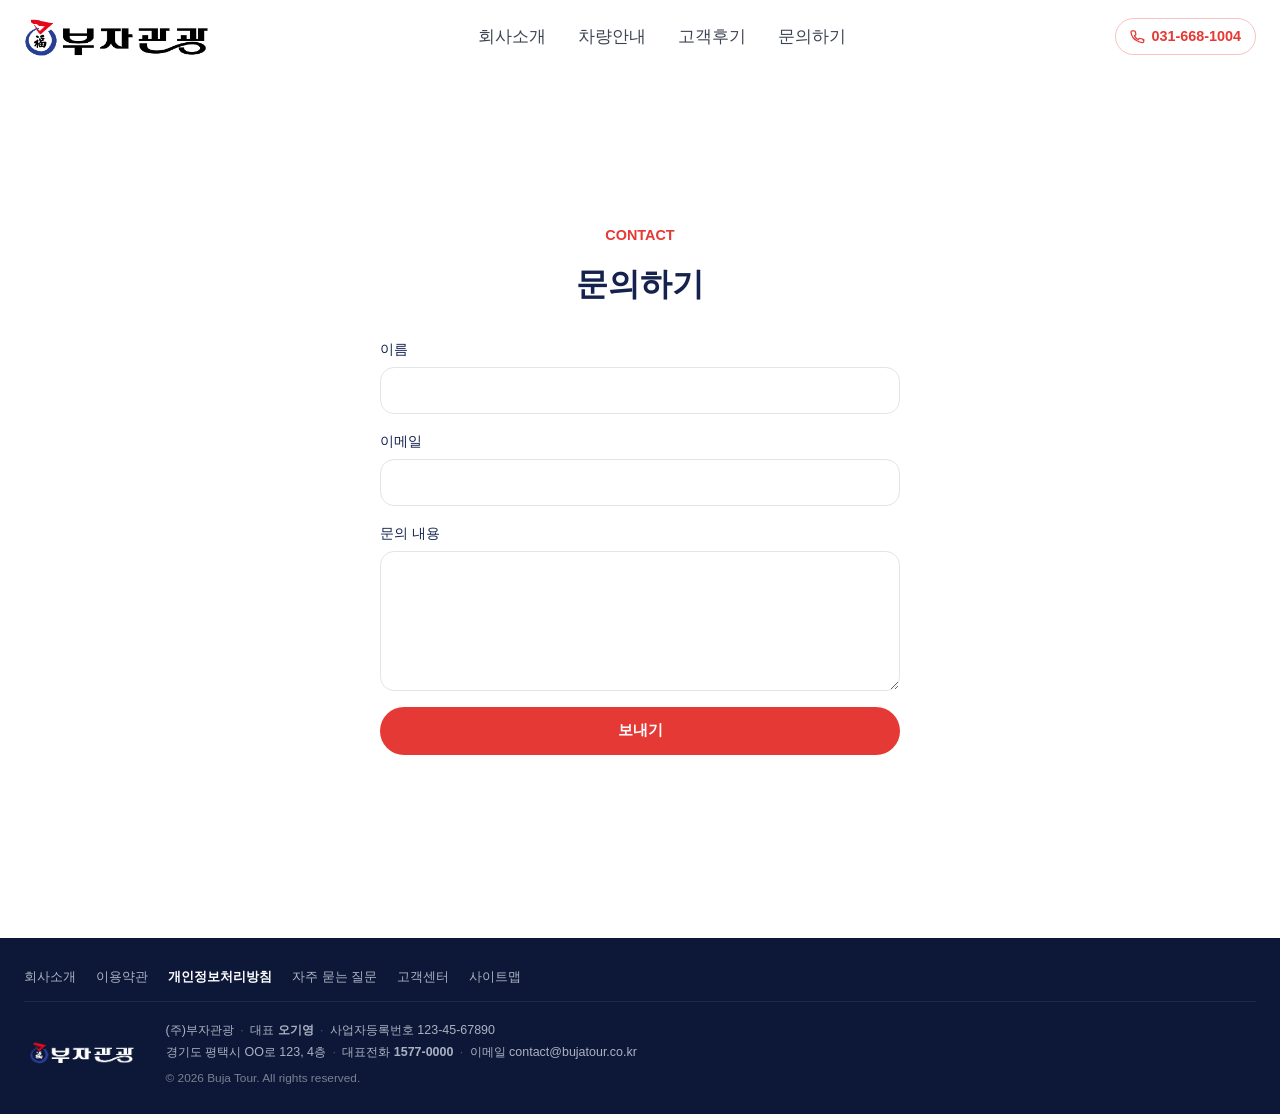
<file: contact.html>
<!DOCTYPE html>
<html lang="ko">
<head>
  <meta charset="UTF-8">
  <meta name="viewport" content="width=device-width, initial-scale=1.0">
  <title>문의하기 | 부자관광</title>
  <link rel="stylesheet" href="css/style.css">
  <!-- Google tag (gtag.js) -->
<script async src="https://www.googletagmanager.com/gtag/js?id=G-0L724MR1FL"></script>
<script>
  window.dataLayer = window.dataLayer || [];
  function gtag(){dataLayer.push(arguments);}
  gtag('js', new Date());

  gtag('config', 'G-0L724MR1FL');
</script>
</head>
<body>

  <header class="site-header">
    <div class="site-header__inner">
      <a href="index.html" class="site-header__brand">
        <img src="assets/logo_img.webp" alt="부자관광">
      </a>
      <nav class="nav">
        <ul class="nav__menu">
          <li><a href="about.html" class="nav__link">회사소개</a></li>
          <li><a href="vehicles.html" class="nav__link">차량안내</a></li>
          <li><a href="reviews.html" class="nav__link">고객후기</a></li>
          <li><a href="inquiry.html" class="nav__link">문의하기</a></li>
        </ul>
      </nav>
      <a href="tel:0316681004" class="header__phone-btn">
        <svg xmlns="http://www.w3.org/2000/svg" width="15" height="15" viewBox="0 0 24 24" fill="none" stroke="currentColor" stroke-width="2" stroke-linecap="round" stroke-linejoin="round" aria-hidden="true"><path d="M22 16.92v3a2 2 0 0 1-2.18 2 19.79 19.79 0 0 1-8.63-3.07A19.5 19.5 0 0 1 4.69 13.6a19.79 19.79 0 0 1-3.07-8.67A2 2 0 0 1 3.6 3H6.6a2 2 0 0 1 2 1.72c.127.96.361 1.903.7 2.81a2 2 0 0 1-.45 2.11L7.09 10.91a16 16 0 0 0 6 6l1.27-1.27a2 2 0 0 1 2.11-.45c.907.339 1.85.573 2.81.7A2 2 0 0 1 21 18z"></path></svg>
        031-668-1004
      </a>
    </div>
    <!-- Google Tag Manager -->
    <script>(function(w,d,s,l,i){w[l]=w[l]||[];w[l].push({'gtm.start':
    new Date().getTime(),event:'gtm.js'});var f=d.getElementsByTagName(s)[0],
    j=d.createElement(s),dl=l!='dataLayer'?'&l='+l:'';j.async=true;j.src=
    'https://www.googletagmanager.com/gtm.js?id='+i+dl;f.parentNode.insertBefore(j,f);
    })(window,document,'script','dataLayer','GTM-MBCPP8CJ');</script>
    <!-- End Google Tag Manager -->
  </header>

  <main>
    <section class="section">
      <div class="container">
        <p class="section__eyebrow">CONTACT</p>
        <h2 class="section__title">문의하기</h2>
        <form id="contact-form" class="form" novalidate>
          <label class="form__field">
            <span>이름</span>
            <input type="text" name="name" required>
          </label>
          <label class="form__field">
            <span>이메일</span>
            <input type="email" name="email" required>
          </label>
          <label class="form__field">
            <span>문의 내용</span>
            <textarea name="message" rows="5" required></textarea>
          </label>
          <button type="submit" class="btn btn--primary">보내기</button>
          <p id="form-status" class="form__status" aria-live="polite"></p>
        </form>
      </div>
    </section>
  </main>

  <footer class="site-footer site-footer--mini">
    <div class="container">
      <ul class="site-footer__mini-links">
        <li><a href="about.html">회사소개</a></li>
        <li><a href="#">이용약관</a></li>
        <li><a href="#"><strong>개인정보처리방침</strong></a></li>
        <li><a href="#">자주 묻는 질문</a></li>
        <li><a href="inquiry.html#qa">고객센터</a></li>
        <li><a href="#">사이트맵</a></li>
      </ul>
      <div class="site-footer__mini-main">
        <img src="assets/footer_logo.webp" alt="부자관광" class="site-footer__logo">
        <div class="site-footer__mini-meta">
          <p>(주)부자관광<span class="sep">·</span>대표 <strong>오기영</strong><span class="sep">·</span>사업자등록번호 123-45-67890</p>
          <p>경기도 평택시 OO로 123, 4층<span class="sep">·</span>대표전화 <strong>1577-0000</strong><span class="sep">·</span>이메일 contact@bujatour.co.kr</p>
          <p class="copyright">&copy; <span id="year"></span> Buja Tour. All rights reserved.</p>
        </div>
      </div>
    </div>
  </footer>

  <script src="js/main.js"></script>
</body>
</html>
</file>
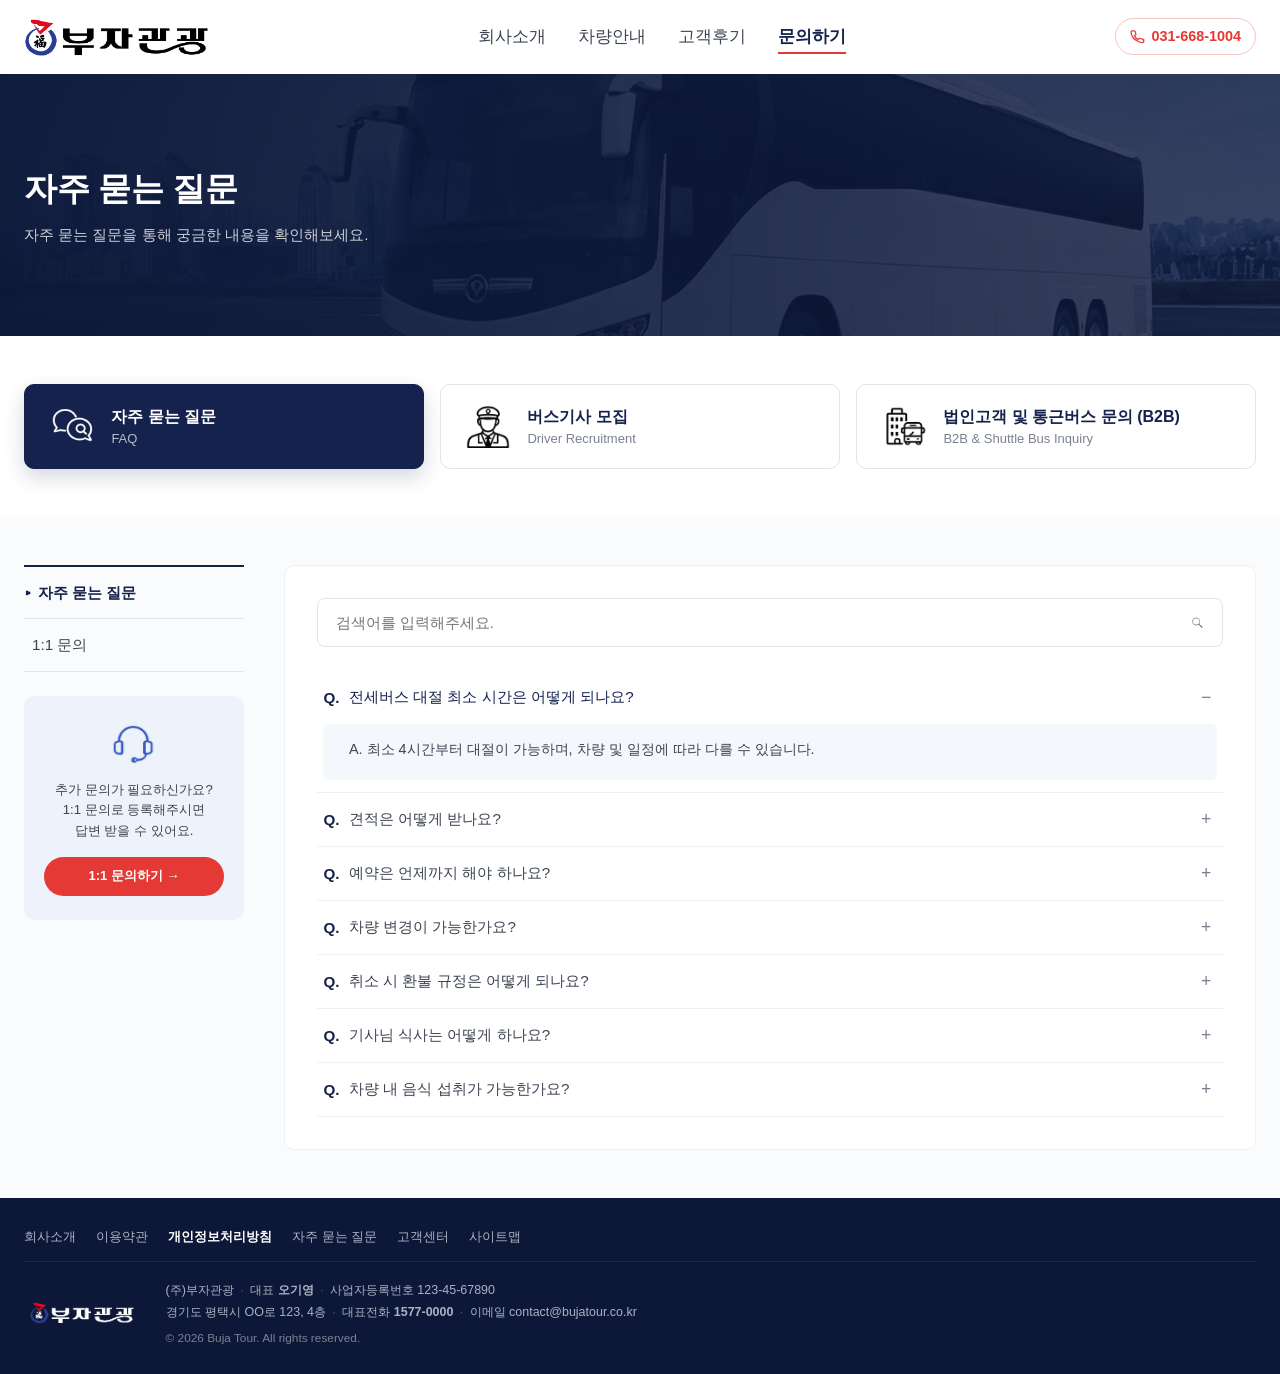
<file: inquiry.html>
<!DOCTYPE html>
<html lang="ko">
<head>
  <meta charset="UTF-8">
  <meta name="viewport" content="width=device-width, initial-scale=1.0">
  <title>고객센터 | 부자관광</title>
  <link rel="stylesheet" href="css/style.css">
  <!-- Google tag (gtag.js) -->
<script async src="https://www.googletagmanager.com/gtag/js?id=G-0L724MR1FL"></script>
<script>
  window.dataLayer = window.dataLayer || [];
  function gtag(){dataLayer.push(arguments);}
  gtag('js', new Date());

  gtag('config', 'G-0L724MR1FL');
</script>
</head>
<body>

  <header class="site-header">
    <div class="site-header__inner">
      <a href="index.html" class="site-header__brand">
        <img src="assets/logo_img.webp" alt="부자관광">
      </a>
      <nav class="nav">
        <ul class="nav__menu">
          <li><a href="about.html" class="nav__link">회사소개</a></li>
          <li><a href="vehicles.html" class="nav__link">차량안내</a></li>
          <li><a href="reviews.html" class="nav__link">고객후기</a></li>
          <li><a href="inquiry.html" class="nav__link active">문의하기</a></li>
        </ul>
      </nav>
      <a href="tel:0316681004" class="header__phone-btn">
        <svg xmlns="http://www.w3.org/2000/svg" width="15" height="15" viewBox="0 0 24 24" fill="none" stroke="currentColor" stroke-width="2" stroke-linecap="round" stroke-linejoin="round" aria-hidden="true"><path d="M22 16.92v3a2 2 0 0 1-2.18 2 19.79 19.79 0 0 1-8.63-3.07A19.5 19.5 0 0 1 4.69 13.6a19.79 19.79 0 0 1-3.07-8.67A2 2 0 0 1 3.6 3H6.6a2 2 0 0 1 2 1.72c.127.96.361 1.903.7 2.81a2 2 0 0 1-.45 2.11L7.09 10.91a16 16 0 0 0 6 6l1.27-1.27a2 2 0 0 1 2.11-.45c.907.339 1.85.573 2.81.7A2 2 0 0 1 21 18z"></path></svg>
        031-668-1004
      </a>
    </div>
    <!-- Google Tag Manager -->
    <script>(function(w,d,s,l,i){w[l]=w[l]||[];w[l].push({'gtm.start':
    new Date().getTime(),event:'gtm.js'});var f=d.getElementsByTagName(s)[0],
    j=d.createElement(s),dl=l!='dataLayer'?'&l='+l:'';j.async=true;j.src=
    'https://www.googletagmanager.com/gtm.js?id='+i+dl;f.parentNode.insertBefore(j,f);
    })(window,document,'script','dataLayer','GTM-MBCPP8CJ');</script>
    <!-- End Google Tag Manager -->
  </header>

  <main class="sub">
    <!-- Hero banner -->
    <section class="inquiry-hero">
      <img class="inquiry-hero__bg" src="assets/inquiry/hero_img.webp" alt="">
      <div class="inquiry-hero__overlay"></div>
      <div class="container inquiry-hero__content">
        <h1 class="inquiry-hero__title" data-hero-title>자주 묻는 질문</h1>
        <p class="inquiry-hero__lead" data-hero-lead>자주 묻는 질문을 통해 궁금한 내용을 확인해보세요.</p>
      </div>
    </section>

    <!-- Category cards -->
    <section class="inquiry-tabs">
      <div class="container inquiry-tabs__row">
        <button type="button" class="inquiry-tab is-active" data-tab="faq">
          <span class="inquiry-tab__icon">
            <img class="inquiry-tab__icon-default" src="assets/inquiry/qna_icon1.webp" alt="">
            <img class="inquiry-tab__icon-active" src="assets/inquiry/qna_icon1_1.webp" alt="">
          </span>
          <span class="inquiry-tab__text">
            <strong>자주 묻는 질문</strong>
            <em>FAQ</em>
          </span>
        </button>
        <button type="button" class="inquiry-tab" data-tab="driver">
          <span class="inquiry-tab__icon">
            <img class="inquiry-tab__icon-default" src="assets/inquiry/qna_icon2.webp" alt="">
            <img class="inquiry-tab__icon-active" src="assets/inquiry/qna_icon2_1.webp" alt="">
          </span>
          <span class="inquiry-tab__text">
            <strong>버스기사 모집</strong>
            <em>Driver Recruitment</em>
          </span>
        </button>
        <button type="button" class="inquiry-tab" data-tab="b2b">
          <span class="inquiry-tab__icon">
            <img class="inquiry-tab__icon-default" src="assets/inquiry/qna_icon3.webp" alt="">
            <img class="inquiry-tab__icon-active" src="assets/inquiry/qna_icon3_1.webp" alt="">
          </span>
          <span class="inquiry-tab__text">
            <strong>법인고객 및 통근버스 문의 (B2B)</strong>
            <em>B2B &amp; Shuttle Bus Inquiry</em>
          </span>
        </button>
      </div>
    </section>

    <!-- Body: sidebar + content -->
    <section class="inquiry-body">
      <div class="container inquiry-body__inner">

        <!-- Sidebar -->
        <aside class="inquiry-side">
          <ul class="inquiry-side__menu">
            <li><a href="#" class="inquiry-side__item is-active" data-side="faq">자주 묻는 질문</a></li>
            <li><a href="#" class="inquiry-side__item" data-side="qa">1:1 문의</a></li>
          </ul>

          <div class="inquiry-side__cta">
            <img src="assets/inquiry/qna_icon4.webp" alt="" class="inquiry-side__cta-icon">
            <p class="inquiry-side__cta-text">추가 문의가 필요하신가요?<br>1:1 문의로 등록해주시면<br>답변 받을 수 있어요.</p>
            <a href="#" class="btn btn--primary inquiry-side__cta-btn">1:1 문의하기 →</a>
          </div>
        </aside>

        <!-- Main panel -->
        <div class="inquiry-main">

          <!-- FAQ view -->
          <div class="inquiry-view" data-view="faq">
            <div class="inquiry-search">
              <input type="search" placeholder="검색어를 입력해주세요.">
              <button type="button" aria-label="검색"><img src="assets/reviews/iconn.webp" alt="검색"></button>
            </div>
            <ul class="faq-list">
              <li class="faq-item is-open">
                <button type="button" class="faq-item__q">
                  <span>Q.</span> 전세버스 대절 최소 시간은 어떻게 되나요?
                  <span class="faq-item__toggle">−</span>
                </button>
                <div class="faq-item__a">A. 최소 4시간부터 대절이 가능하며, 차량 및 일정에 따라 다를 수 있습니다.</div>
              </li>
              <li class="faq-item">
                <button type="button" class="faq-item__q">
                  <span>Q.</span> 견적은 어떻게 받나요?
                  <span class="faq-item__toggle">+</span>
                </button>
                <div class="faq-item__a">A. 문의하기 페이지에서 일정·인원·출발지를 남겨주시면 영업일 기준 1일 이내로 견적을 보내드립니다.</div>
              </li>
              <li class="faq-item">
                <button type="button" class="faq-item__q">
                  <span>Q.</span> 예약은 언제까지 해야 하나요?
                  <span class="faq-item__toggle">+</span>
                </button>
                <div class="faq-item__a">A. 운행 일정 최소 3일 전 예약을 권장하며, 성수기에는 1~2주 전 예약을 부탁드립니다.</div>
              </li>
              <li class="faq-item">
                <button type="button" class="faq-item__q">
                  <span>Q.</span> 차량 변경이 가능한가요?
                  <span class="faq-item__toggle">+</span>
                </button>
                <div class="faq-item__a">A. 운행 24시간 전까지 변경이 가능하며, 차량 종류에 따라 추가 요금이 발생할 수 있습니다.</div>
              </li>
              <li class="faq-item">
                <button type="button" class="faq-item__q">
                  <span>Q.</span> 취소 시 환불 규정은 어떻게 되나요?
                  <span class="faq-item__toggle">+</span>
                </button>
                <div class="faq-item__a">A. 운행 3일 전 100%, 1일 전 50% 환불되며, 운행 당일 취소는 환불이 불가합니다.</div>
              </li>
              <li class="faq-item">
                <button type="button" class="faq-item__q">
                  <span>Q.</span> 기사님 식사는 어떻게 하나요?
                  <span class="faq-item__toggle">+</span>
                </button>
                <div class="faq-item__a">A. 장거리 운행 시 기사님 식사·숙박은 별도로 제공해주시는 것을 원칙으로 합니다.</div>
              </li>
              <li class="faq-item">
                <button type="button" class="faq-item__q">
                  <span>Q.</span> 차량 내 음식 섭취가 가능한가요?
                  <span class="faq-item__toggle">+</span>
                </button>
                <div class="faq-item__a">A. 간단한 음료·간식은 가능하나, 냄새가 강한 음식 섭취는 다음 이용 고객을 위해 자제 부탁드립니다.</div>
              </li>
            </ul>
          </div>

          <!-- Driver Recruitment view -->
          <div class="inquiry-view" data-view="driver" hidden>
            <header class="inquiry-view__head">
              <h2>버스기사 모집 지원</h2>
              <p>전세·통근버스 운행 기사님을 모집합니다. 아래 양식으로 지원해주세요.</p>
            </header>
            <form class="inquiry-form" novalidate>
              <div class="inquiry-form__row">
                <label class="form__field">
                  <span>성함</span>
                  <input type="text" name="name" placeholder="이름을 입력해주세요" required>
                </label>
                <label class="form__field">
                  <span>연락처</span>
                  <input type="tel" name="phone" placeholder="010-0000-0000" required>
                </label>
              </div>
              <div class="inquiry-form__row">
                <label class="form__field">
                  <span>거주지</span>
                  <input type="text" name="region" placeholder="예: 경기 평택시">
                </label>
                <label class="form__field">
                  <span>운전 경력</span>
                  <select name="career" required>
                    <option value="">선택해주세요</option>
                    <option>1년 미만</option>
                    <option>1~3년</option>
                    <option>3~5년</option>
                    <option>5~10년</option>
                    <option>10년 이상</option>
                  </select>
                </label>
              </div>
              <div class="inquiry-form__row">
                <label class="form__field">
                  <span>보유 면허</span>
                  <select name="license" required>
                    <option value="">선택해주세요</option>
                    <option>1종 대형</option>
                    <option>1종 보통</option>
                    <option>버스 운전 자격증</option>
                    <option>기타</option>
                  </select>
                </label>
                <label class="form__field">
                  <span>희망 근무 형태</span>
                  <select name="type">
                    <option value="">선택해주세요</option>
                    <option>정규직</option>
                    <option>계약직</option>
                    <option>일용/단기</option>
                  </select>
                </label>
              </div>
              <label class="form__field">
                <span>자기소개 / 경력 사항</span>
                <textarea name="message" rows="5" placeholder="간단한 자기소개와 운행 경력을 적어주세요"></textarea>
              </label>
              <label class="form__check">
                <input type="checkbox" name="agree" required>
                <span>개인정보 수집 및 이용에 동의합니다.</span>
              </label>
              <div class="inquiry-form__actions">
                <button type="submit" class="btn btn--primary">지원하기</button>
                <button type="reset" class="btn btn--ghost">초기화</button>
              </div>
              <p class="form__status" data-form-status></p>
            </form>
          </div>

          <!-- B2B view -->
          <div class="inquiry-view" data-view="b2b" hidden>
            <header class="inquiry-view__head">
              <h2>법인 / 통근버스 문의</h2>
              <p>정기 통근버스, 단체 행사, 법인 견적 등 대량 이용 문의를 남겨주세요.</p>
            </header>
            <form class="inquiry-form" novalidate>
              <div class="inquiry-form__row">
                <label class="form__field">
                  <span>회사명</span>
                  <input type="text" name="company" placeholder="(주)회사명" required>
                </label>
                <label class="form__field">
                  <span>담당자</span>
                  <input type="text" name="manager" placeholder="담당자 성함" required>
                </label>
              </div>
              <div class="inquiry-form__row">
                <label class="form__field">
                  <span>연락처</span>
                  <input type="tel" name="phone" placeholder="010-0000-0000" required>
                </label>
                <label class="form__field">
                  <span>이메일</span>
                  <input type="email" name="email" placeholder="example@company.com">
                </label>
              </div>
              <div class="inquiry-form__row">
                <label class="form__field">
                  <span>문의 유형</span>
                  <select name="type" required>
                    <option value="">선택해주세요</option>
                    <option>정기 통근버스</option>
                    <option>단체 행사 차량</option>
                    <option>임직원 워크숍</option>
                    <option>기타 법인 견적</option>
                  </select>
                </label>
                <label class="form__field">
                  <span>예상 이용 인원</span>
                  <input type="number" name="people" min="1" placeholder="예: 30">
                </label>
              </div>
              <div class="inquiry-form__row">
                <label class="form__field">
                  <span>출발지</span>
                  <input type="text" name="from" placeholder="예: 서울 강남">
                </label>
                <label class="form__field">
                  <span>목적지</span>
                  <input type="text" name="to" placeholder="예: 경기 평택">
                </label>
              </div>
              <label class="form__field">
                <span>상세 내용</span>
                <textarea name="message" rows="5" placeholder="이용 기간, 일정, 특이사항 등을 적어주세요"></textarea>
              </label>
              <label class="form__check">
                <input type="checkbox" name="agree" required>
                <span>개인정보 수집 및 이용에 동의합니다.</span>
              </label>
              <div class="inquiry-form__actions">
                <button type="submit" class="btn btn--primary">문의하기</button>
                <button type="reset" class="btn btn--ghost">초기화</button>
              </div>
              <p class="form__status" data-form-status></p>
            </form>
          </div>

          <!-- 1:1 personal inquiry view -->
          <div class="inquiry-view inquiry-view--qa" data-view="qa" hidden>
            <div class="qa-card">
              <div class="qa-card__head">
                <img src="assets/inquiry/qna_icon4.webp" alt="" class="qa-card__icon">
                <h2 class="qa-card__title">1:1 문의</h2>
                <p class="qa-card__sub">상담원이 직접 답변드립니다. 평균 답변 1영업일 이내.</p>
              </div>

              <form class="qa-form" novalidate>
                <div class="qa-form__row">
                  <label class="qa-chip">
                    <input type="radio" name="category" value="reservation" checked>
                    <span>예약·결제</span>
                  </label>
                  <label class="qa-chip">
                    <input type="radio" name="category" value="vehicle">
                    <span>차량 이용</span>
                  </label>
                  <label class="qa-chip">
                    <input type="radio" name="category" value="driver">
                    <span>기사·운행</span>
                  </label>
                  <label class="qa-chip">
                    <input type="radio" name="category" value="etc">
                    <span>기타</span>
                  </label>
                </div>

                <label class="qa-field">
                  <span class="qa-field__label">제목</span>
                  <input type="text" name="subject" placeholder="문의 제목을 입력해주세요" required>
                </label>

                <label class="qa-field">
                  <span class="qa-field__label">내용</span>
                  <textarea name="message" rows="8" placeholder="궁금하신 점을 자세히 적어주세요. (사진은 1MB 이하 JPG/PNG)" required></textarea>
                </label>

                <div class="qa-field-grid">
                  <label class="qa-field">
                    <span class="qa-field__label">연락받을 이메일</span>
                    <input type="email" name="email" placeholder="example@email.com" required>
                  </label>
                  <label class="qa-field">
                    <span class="qa-field__label">연락받을 휴대폰</span>
                    <input type="tel" name="phone" placeholder="010-0000-0000">
                  </label>
                </div>

                <div class="qa-options">
                  <label class="qa-toggle">
                    <input type="checkbox" name="secret">
                    <span class="qa-toggle__track"></span>
                    <span class="qa-toggle__text">비밀글로 등록 <em>(작성자와 상담원만 확인할 수 있어요)</em></span>
                  </label>
                  <label class="form__check">
                    <input type="checkbox" name="agree" required>
                    <span>개인정보 수집 및 이용에 동의합니다.</span>
                  </label>
                </div>

                <div class="qa-form__actions">
                  <button type="submit" class="btn btn--primary qa-form__submit">문의 등록</button>
                  <button type="reset" class="btn btn--ghost">취소</button>
                </div>
                <p class="form__status" data-form-status></p>
              </form>

              <p class="qa-card__notice">· 운영 시간 평일 09:00 ~ 18:00 (주말·공휴일 휴무) <br>· 긴급한 문의는 1577-0000 으로 전화해주세요.</p>
            </div>
          </div>

        </div>
      </div>
    </section>
  </main>

  <!-- Footer -->
  <footer class="site-footer site-footer--mini">
    <div class="container">
      <ul class="site-footer__mini-links">
        <li><a href="about.html">회사소개</a></li>
        <li><a href="#">이용약관</a></li>
        <li><a href="#"><strong>개인정보처리방침</strong></a></li>
        <li><a href="inquiry.html">자주 묻는 질문</a></li>
        <li><a href="inquiry.html#qa">고객센터</a></li>
        <li><a href="#">사이트맵</a></li>
      </ul>
      <div class="site-footer__mini-main">
        <img src="assets/footer_logo.webp" alt="부자관광" class="site-footer__logo">
        <div class="site-footer__mini-meta">
          <p>(주)부자관광<span class="sep">·</span>대표 <strong>오기영</strong><span class="sep">·</span>사업자등록번호 123-45-67890</p>
          <p>경기도 평택시 OO로 123, 4층<span class="sep">·</span>대표전화 <strong>1577-0000</strong><span class="sep">·</span>이메일 contact@bujatour.co.kr</p>
          <p class="copyright">&copy; <span id="year"></span> Buja Tour. All rights reserved.</p>
        </div>
      </div>
    </div>
  </footer>

  <script src="js/main.js"></script>
</body>
</html>
</file>
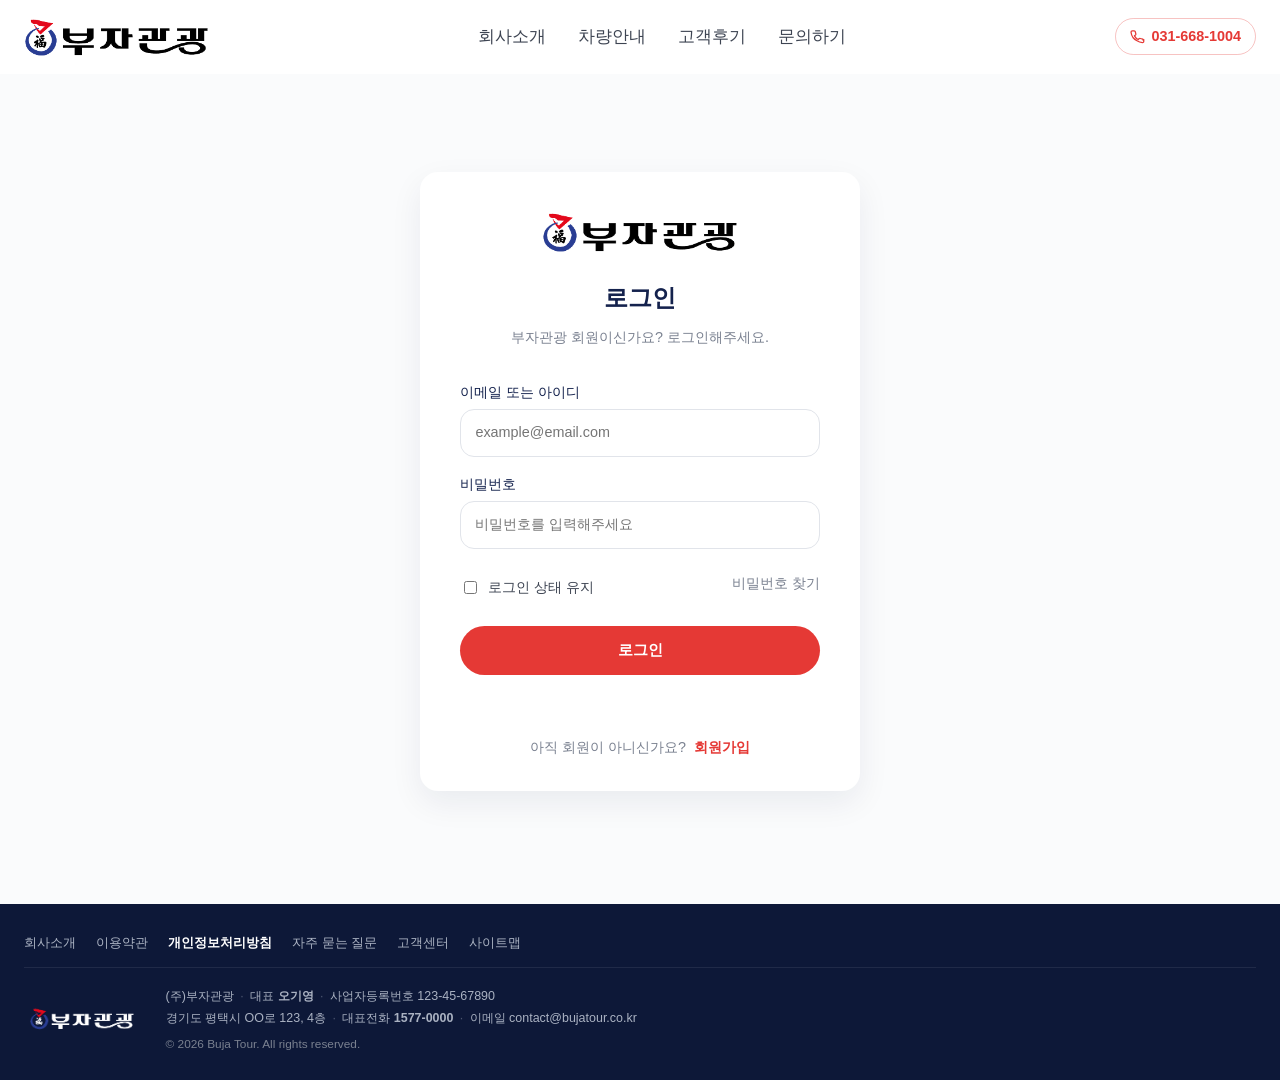
<file: login.html>
<!DOCTYPE html>
<html lang="ko">
<head>
  <meta charset="UTF-8">
  <meta name="viewport" content="width=device-width, initial-scale=1.0">
  <title>로그인 | 부자관광</title>
  <link rel="stylesheet" href="css/style.css">
  <!-- Google tag (gtag.js) -->
<script async src="https://www.googletagmanager.com/gtag/js?id=G-0L724MR1FL"></script>
<script>
  window.dataLayer = window.dataLayer || [];
  function gtag(){dataLayer.push(arguments);}
  gtag('js', new Date());

  gtag('config', 'G-0L724MR1FL');
</script>
</head>
<body>

  <header class="site-header">
    <div class="site-header__inner">
      <a href="index.html" class="site-header__brand">
        <img src="assets/logo_img.webp" alt="부자관광">
      </a>
      <nav class="nav">
        <ul class="nav__menu">
          <li><a href="about.html" class="nav__link">회사소개</a></li>
          <li><a href="vehicles.html" class="nav__link">차량안내</a></li>
          <li><a href="reviews.html" class="nav__link">고객후기</a></li>
          <li><a href="inquiry.html" class="nav__link">문의하기</a></li>
        </ul>
      </nav>
      <a href="tel:0316681004" class="header__phone-btn">
        <svg xmlns="http://www.w3.org/2000/svg" width="15" height="15" viewBox="0 0 24 24" fill="none" stroke="currentColor" stroke-width="2" stroke-linecap="round" stroke-linejoin="round" aria-hidden="true"><path d="M22 16.92v3a2 2 0 0 1-2.18 2 19.79 19.79 0 0 1-8.63-3.07A19.5 19.5 0 0 1 4.69 13.6a19.79 19.79 0 0 1-3.07-8.67A2 2 0 0 1 3.6 3H6.6a2 2 0 0 1 2 1.72c.127.96.361 1.903.7 2.81a2 2 0 0 1-.45 2.11L7.09 10.91a16 16 0 0 0 6 6l1.27-1.27a2 2 0 0 1 2.11-.45c.907.339 1.85.573 2.81.7A2 2 0 0 1 21 18z"></path></svg>
        031-668-1004
      </a>
    </div>
    <!-- Google Tag Manager -->
    <script>(function(w,d,s,l,i){w[l]=w[l]||[];w[l].push({'gtm.start':
    new Date().getTime(),event:'gtm.js'});var f=d.getElementsByTagName(s)[0],
    j=d.createElement(s),dl=l!='dataLayer'?'&l='+l:'';j.async=true;j.src=
    'https://www.googletagmanager.com/gtm.js?id='+i+dl;f.parentNode.insertBefore(j,f);
    })(window,document,'script','dataLayer','GTM-MBCPP8CJ');</script>
    <!-- End Google Tag Manager -->
  </header>

  <main class="auth">
    <div class="container">
      <div class="auth-card">
        <a href="index.html" class="auth-card__brand">
          <img src="assets/logo_img.webp" alt="부자관광">
        </a>
        <h1 class="auth-card__title">로그인</h1>
        <p class="auth-card__lead">부자관광 회원이신가요? 로그인해주세요.</p>

        <form id="login-form" class="auth-form" novalidate>
          <label class="form__field">
            <span>이메일 또는 아이디</span>
            <input type="text" name="username" placeholder="example@email.com" required autocomplete="username">
          </label>
          <label class="form__field">
            <span>비밀번호</span>
            <input type="password" name="password" placeholder="비밀번호를 입력해주세요" required autocomplete="current-password">
          </label>

          <div class="auth-form__options">
            <label class="form__check">
              <input type="checkbox" name="remember">
              <span>로그인 상태 유지</span>
            </label>
            <a href="#" class="auth-form__link">비밀번호 찾기</a>
          </div>

          <button type="submit" class="btn btn--primary auth-form__submit">로그인</button>
          <p id="login-status" class="form__status" aria-live="polite"></p>
        </form>

        <p class="auth-card__footer">
          아직 회원이 아니신가요?
          <a href="signup.html" class="auth-card__link">회원가입</a>
        </p>
      </div>
    </div>
  </main>

  <footer class="site-footer site-footer--mini">
    <div class="container">
      <ul class="site-footer__mini-links">
        <li><a href="about.html">회사소개</a></li>
        <li><a href="#">이용약관</a></li>
        <li><a href="#"><strong>개인정보처리방침</strong></a></li>
        <li><a href="#">자주 묻는 질문</a></li>
        <li><a href="inquiry.html#qa">고객센터</a></li>
        <li><a href="#">사이트맵</a></li>
      </ul>
      <div class="site-footer__mini-main">
        <img src="assets/footer_logo.webp" alt="부자관광" class="site-footer__logo">
        <div class="site-footer__mini-meta">
          <p>(주)부자관광<span class="sep">·</span>대표 <strong>오기영</strong><span class="sep">·</span>사업자등록번호 123-45-67890</p>
          <p>경기도 평택시 OO로 123, 4층<span class="sep">·</span>대표전화 <strong>1577-0000</strong><span class="sep">·</span>이메일 contact@bujatour.co.kr</p>
          <p class="copyright">&copy; <span id="year"></span> Buja Tour. All rights reserved.</p>
        </div>
      </div>
    </div>
  </footer>

  <script src="js/main.js"></script>
</body>
</html>
</file>
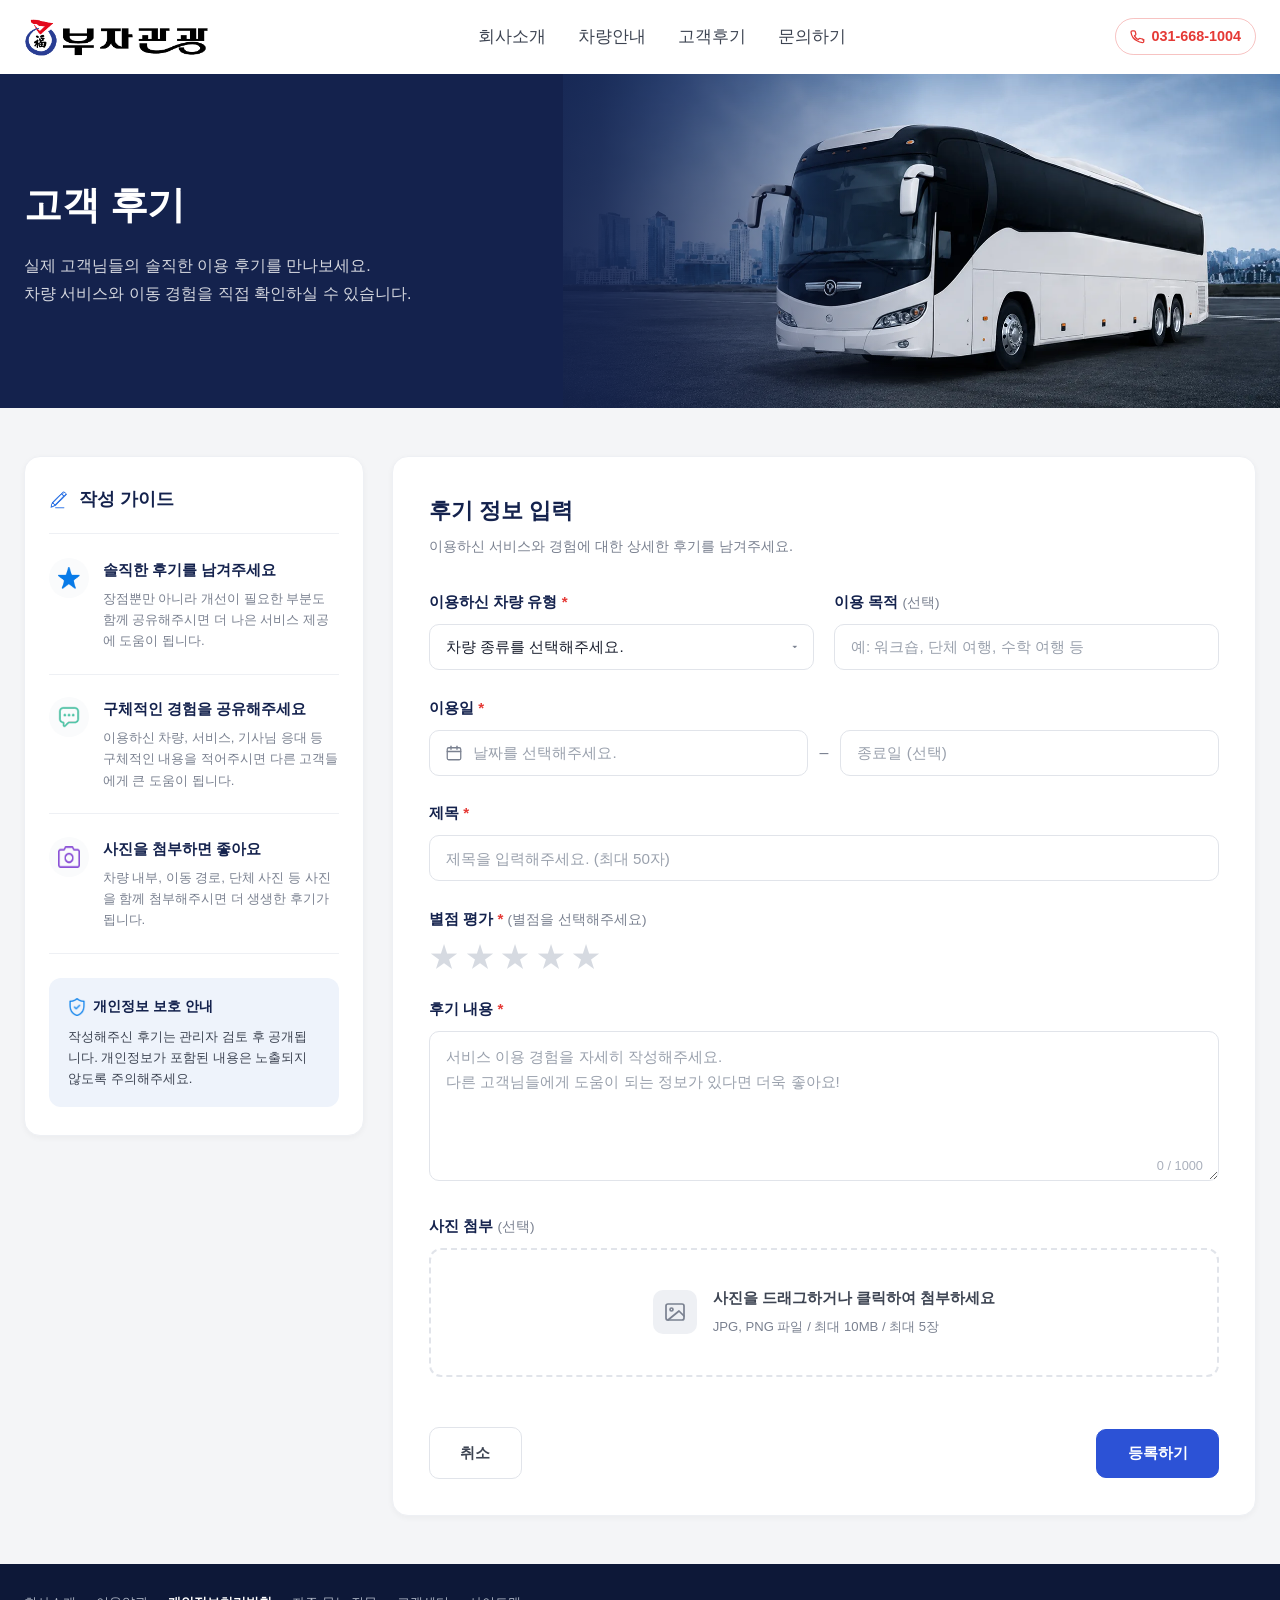
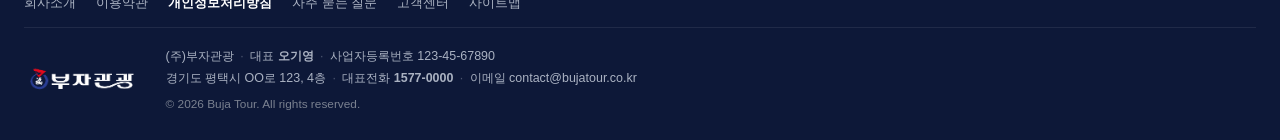
<file: review-write.html>
<!DOCTYPE html>
<html lang="ko">
<head>
  <meta charset="UTF-8">
  <meta name="viewport" content="width=device-width, initial-scale=1.0">
  <title>후기 작성 | 부자관광</title>
  <link rel="stylesheet" href="css/style.css">
  <!-- Google tag (gtag.js) -->
<script async src="https://www.googletagmanager.com/gtag/js?id=G-0L724MR1FL"></script>
<script>
  window.dataLayer = window.dataLayer || [];
  function gtag(){dataLayer.push(arguments);}
  gtag('js', new Date());

  gtag('config', 'G-0L724MR1FL');
</script>
</head>
<body>

  <header class="site-header">
    <div class="site-header__inner">
      <a href="index.html" class="site-header__brand">
        <img src="assets/logo_img.webp" alt="부자관광">
      </a>
      <nav class="nav">
        <ul class="nav__menu">
          <li><a href="about.html" class="nav__link">회사소개</a></li>
          <li><a href="vehicles.html" class="nav__link">차량안내</a></li>
          <li><a href="reviews.html" class="nav__link active">고객후기</a></li>
          <li><a href="inquiry.html" class="nav__link">문의하기</a></li>
        </ul>
      </nav>
      <a href="tel:0316681004" class="header__phone-btn">
        <svg xmlns="http://www.w3.org/2000/svg" width="15" height="15" viewBox="0 0 24 24" fill="none" stroke="currentColor" stroke-width="2" stroke-linecap="round" stroke-linejoin="round" aria-hidden="true"><path d="M22 16.92v3a2 2 0 0 1-2.18 2 19.79 19.79 0 0 1-8.63-3.07A19.5 19.5 0 0 1 4.69 13.6a19.79 19.79 0 0 1-3.07-8.67A2 2 0 0 1 3.6 3H6.6a2 2 0 0 1 2 1.72c.127.96.361 1.903.7 2.81a2 2 0 0 1-.45 2.11L7.09 10.91a16 16 0 0 0 6 6l1.27-1.27a2 2 0 0 1 2.11-.45c.907.339 1.85.573 2.81.7A2 2 0 0 1 21 18z"></path></svg>
        031-668-1004
      </a>
    </div>
    <!-- Google Tag Manager -->
    <script>(function(w,d,s,l,i){w[l]=w[l]||[];w[l].push({'gtm.start':
    new Date().getTime(),event:'gtm.js'});var f=d.getElementsByTagName(s)[0],
    j=d.createElement(s),dl=l!='dataLayer'?'&l='+l:'';j.async=true;j.src=
    'https://www.googletagmanager.com/gtm.js?id='+i+dl;f.parentNode.insertBefore(j,f);
    })(window,document,'script','dataLayer','GTM-MBCPP8CJ');</script>
    <!-- End Google Tag Manager -->
  </header>

  <main class="sub">
    <!-- Hero banner (same as 고객 후기) -->
    <section class="rv-hero">
      <img class="rv-hero__img" src="assets/inquiry/hero_img.webp" alt="">
      <div class="container rv-hero__inner">
        <div class="rv-hero__text">
          <h1 class="rv-hero__title">고객 후기</h1>
          <p class="rv-hero__lead">실제 고객님들의 솔직한 이용 후기를 만나보세요.<br>차량 서비스와 이동 경험을 직접 확인하실 수 있습니다.</p>
        </div>
      </div>
    </section>

    <!-- Write review -->
    <section class="rw-section">
      <div class="container rw-layout">

        <!-- Left: writing guide -->
        <aside class="rw-guide">
          <h2 class="rw-guide__title"><img src="assets/reviews/review_icon6.webp" alt=""> 작성 가이드</h2>
          <ul class="rw-guide__list">
            <li class="rw-guide__item">
              <span class="rw-guide__icon"><img src="assets/reviews/review_icon1.webp" alt=""></span>
              <div>
                <h3>솔직한 후기를 남겨주세요</h3>
                <p>장점뿐만 아니라 개선이 필요한 부분도 함께 공유해주시면 더 나은 서비스 제공에 도움이 됩니다.</p>
              </div>
            </li>
            <li class="rw-guide__item">
              <span class="rw-guide__icon"><img src="assets/reviews/review_icon2.webp" alt=""></span>
              <div>
                <h3>구체적인 경험을 공유해주세요</h3>
                <p>이용하신 차량, 서비스, 기사님 응대 등 구체적인 내용을 적어주시면 다른 고객들에게 큰 도움이 됩니다.</p>
              </div>
            </li>
            <li class="rw-guide__item">
              <span class="rw-guide__icon"><img src="assets/reviews/review_icon3.webp" alt=""></span>
              <div>
                <h3>사진을 첨부하면 좋아요</h3>
                <p>차량 내부, 이동 경로, 단체 사진 등 사진을 함께 첨부해주시면 더 생생한 후기가 됩니다.</p>
              </div>
            </li>
          </ul>
          <div class="rw-guide__notice">
            <h4><img src="assets/reviews/review_icon4.webp" alt=""> 개인정보 보호 안내</h4>
            <p>작성해주신 후기는 관리자 검토 후 공개됩니다. 개인정보가 포함된 내용은 노출되지 않도록 주의해주세요.</p>
          </div>
        </aside>

        <!-- Right: review form -->
        <form class="rw-form" id="review-write-form" novalidate>
          <h2 class="rw-form__title">후기 정보 입력</h2>
          <p class="rw-form__lead">이용하신 서비스와 경험에 대한 상세한 후기를 남겨주세요.</p>

          <div class="rw-row">
            <div class="rw-field">
              <label class="rw-label">이용하신 차량 유형 <span class="req">*</span></label>
              <div class="rw-selectwrap">
                <select class="rw-input" required>
                  <option value="" disabled selected>차량 종류를 선택해주세요.</option>
                  <option>16인승 럭셔리 밴</option>
                  <option>25인승 미니버스</option>
                  <option>32인승 우등버스</option>
                  <option>45인승 대형버스</option>
                  <option>프리미엄 21인승</option>
                </select>
              </div>
            </div>
            <div class="rw-field">
              <label class="rw-label">이용 목적 <span class="opt">(선택)</span></label>
              <input class="rw-input" type="text" placeholder="예: 워크숍, 단체 여행, 수학 여행 등">
            </div>
          </div>

          <div class="rw-field">
            <label class="rw-label">이용일 <span class="req">*</span></label>
            <div class="rw-daterange">
              <div class="rw-datefield">
                <svg class="rw-cal-icon" viewBox="0 0 24 24" fill="none" stroke="currentColor" stroke-width="1.7" stroke-linecap="round" stroke-linejoin="round"><rect x="3" y="5" width="18" height="16" rx="2"/><line x1="3" y1="10" x2="21" y2="10"/><line x1="8" y1="3" x2="8" y2="7"/><line x1="16" y1="3" x2="16" y2="7"/></svg>
                <input class="rw-input rw-date rw-date--icon" type="text" placeholder="날짜를 선택해주세요." required>
              </div>
              <span class="rw-dash">–</span>
              <div class="rw-datefield">
                <input class="rw-input rw-date" type="text" placeholder="종료일 (선택)">
              </div>
            </div>
          </div>

          <div class="rw-field">
            <label class="rw-label">제목 <span class="req">*</span></label>
            <input class="rw-input" type="text" maxlength="50" required placeholder="제목을 입력해주세요. (최대 50자)">
          </div>

          <div class="rw-field">
            <label class="rw-label">별점 평가 <span class="req">*</span> <span class="rw-hint">(별점을 선택해주세요)</span></label>
            <div class="rw-stars" data-stars>
              <button type="button" data-star="1" aria-label="1점">★</button>
              <button type="button" data-star="2" aria-label="2점">★</button>
              <button type="button" data-star="3" aria-label="3점">★</button>
              <button type="button" data-star="4" aria-label="4점">★</button>
              <button type="button" data-star="5" aria-label="5점">★</button>
            </div>
            <input type="hidden" name="rating">
          </div>

          <div class="rw-field">
            <label class="rw-label">후기 내용 <span class="req">*</span></label>
            <div class="rw-textarea">
              <textarea class="rw-input rw-input--area" maxlength="1000" required placeholder="서비스 이용 경험을 자세히 작성해주세요.&#10;다른 고객님들에게 도움이 되는 정보가 있다면 더욱 좋아요!"></textarea>
              <span class="rw-count" data-count>0 / 1000</span>
            </div>
          </div>

          <div class="rw-field">
            <label class="rw-label">사진 첨부 <span class="opt">(선택)</span></label>
            <label class="rw-upload" data-upload-zone>
              <input type="file" accept="image/png,image/jpeg" multiple hidden data-upload>
              <span class="rw-upload__icon">
                <svg viewBox="0 0 24 24" fill="none" stroke="currentColor" stroke-width="1.7" stroke-linecap="round" stroke-linejoin="round"><rect x="3" y="4" width="18" height="16" rx="2"/><circle cx="8.5" cy="9.5" r="1.5"/><path d="M21 16l-5-5L5 20"/></svg>
              </span>
              <span class="rw-upload__text">
                <strong>사진을 드래그하거나 클릭하여 첨부하세요</strong>
                <em>JPG, PNG 파일 / 최대 10MB / 최대 5장</em>
              </span>
            </label>
            <div class="rw-upload__preview" data-preview></div>
          </div>

          <div class="rw-actions">
            <a href="reviews.html" class="rw-btn rw-btn--ghost">취소</a>
            <button type="submit" class="rw-btn rw-btn--primary">등록하기</button>
          </div>
          <p class="rw-status" data-status hidden></p>
        </form>

      </div>
    </section>
  </main>

  <!-- Footer -->
  <footer class="site-footer site-footer--mini">
    <div class="container">
      <ul class="site-footer__mini-links">
        <li><a href="about.html">회사소개</a></li>
        <li><a href="#">이용약관</a></li>
        <li><a href="#"><strong>개인정보처리방침</strong></a></li>
        <li><a href="#">자주 묻는 질문</a></li>
        <li><a href="inquiry.html#qa">고객센터</a></li>
        <li><a href="#">사이트맵</a></li>
      </ul>
      <div class="site-footer__mini-main">
        <img src="assets/footer_logo.webp" alt="부자관광" class="site-footer__logo">
        <div class="site-footer__mini-meta">
          <p>(주)부자관광<span class="sep">·</span>대표 <strong>오기영</strong><span class="sep">·</span>사업자등록번호 123-45-67890</p>
          <p>경기도 평택시 OO로 123, 4층<span class="sep">·</span>대표전화 <strong>1577-0000</strong><span class="sep">·</span>이메일 contact@bujatour.co.kr</p>
          <p class="copyright">&copy; <span id="year"></span> Buja Tour. All rights reserved.</p>
        </div>
      </div>
    </div>
  </footer>

  <script src="js/main.js"></script>
</body>
</html>
</file>
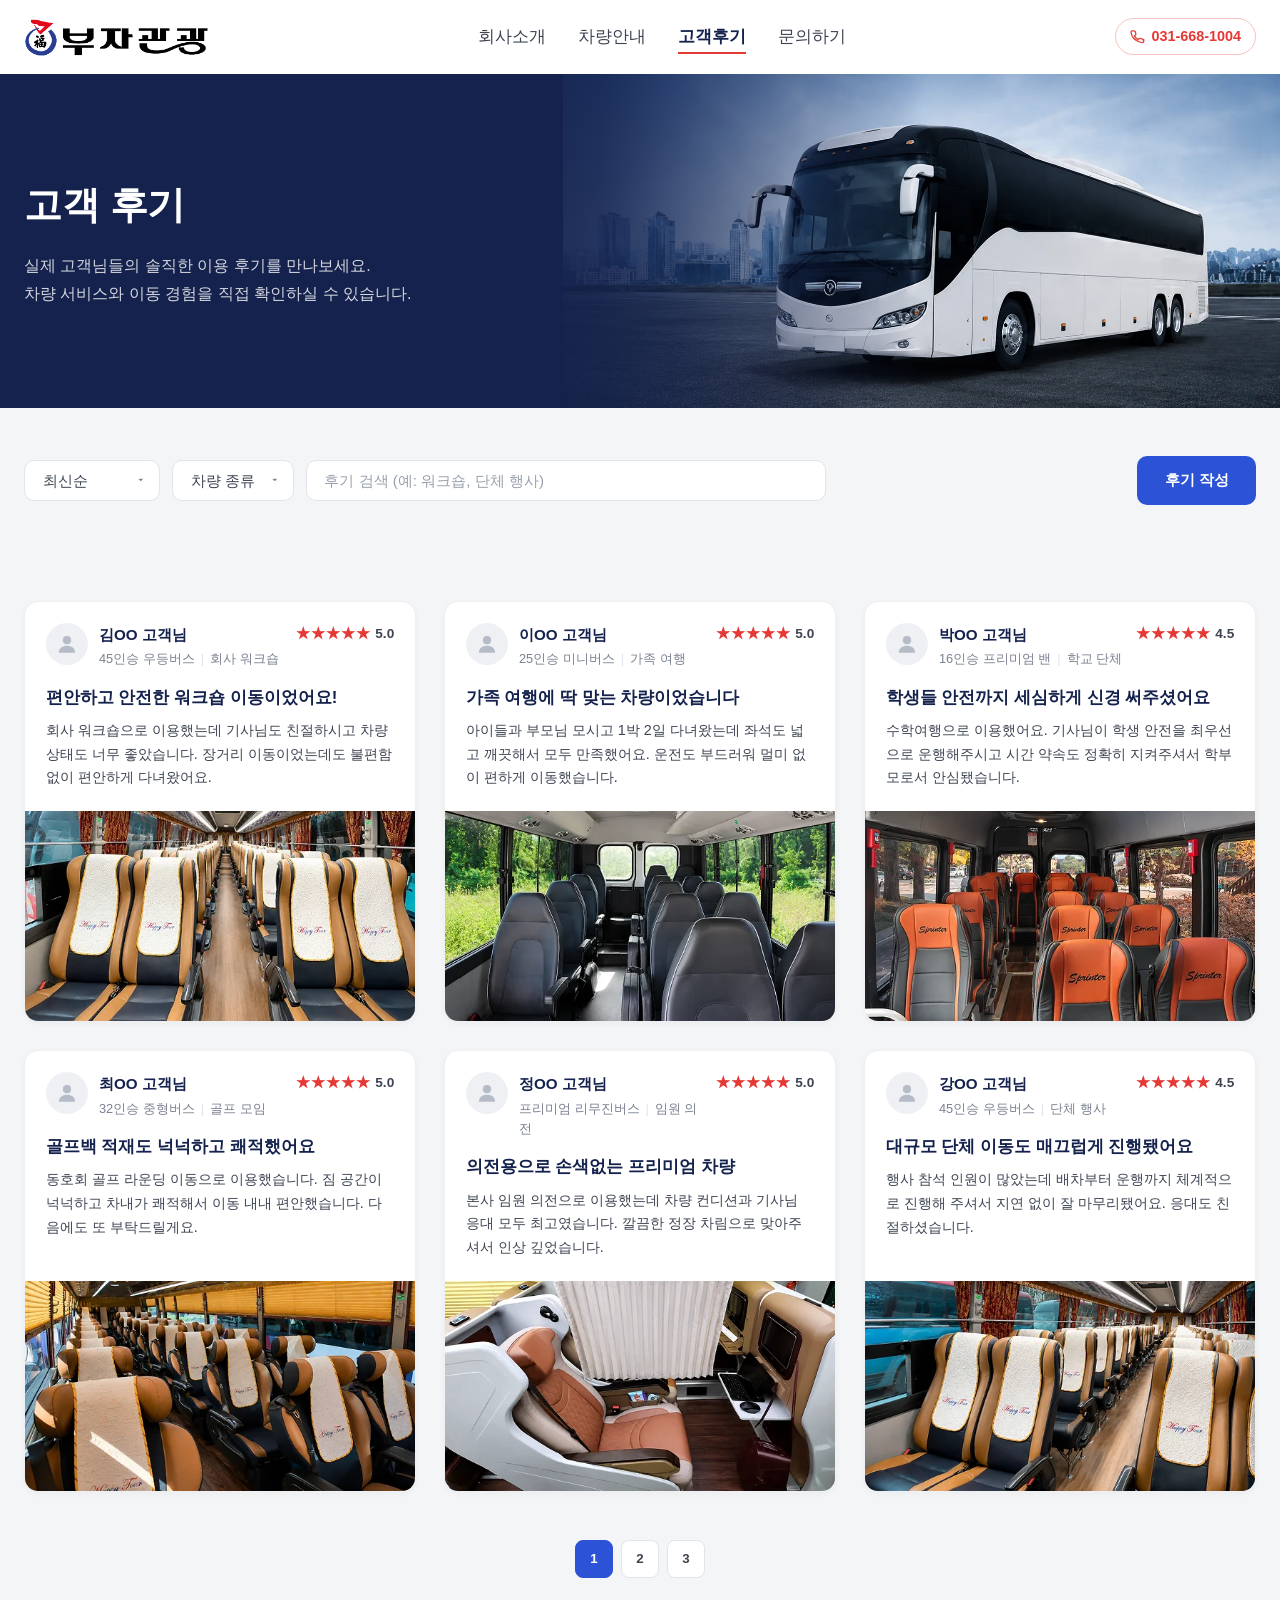
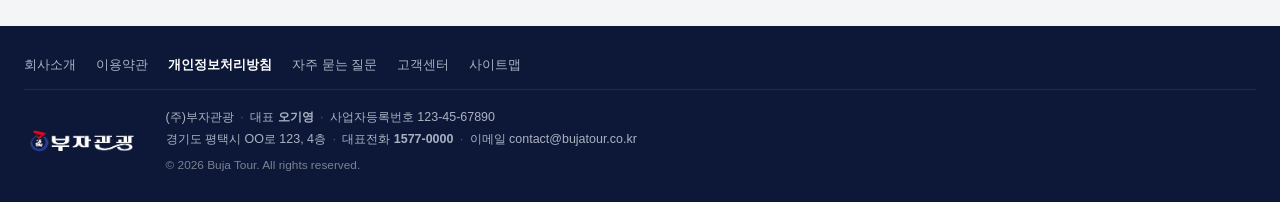
<file: reviews.html>
<!DOCTYPE html>
<html lang="ko">
<head>
  <meta charset="UTF-8">
  <meta name="viewport" content="width=device-width, initial-scale=1.0">
  <title>고객 후기 | 부자관광</title>
  <link rel="stylesheet" href="css/style.css">
  <!-- Google tag (gtag.js) -->
<script async src="https://www.googletagmanager.com/gtag/js?id=G-0L724MR1FL"></script>
<script>
  window.dataLayer = window.dataLayer || [];
  function gtag(){dataLayer.push(arguments);}
  gtag('js', new Date());

  gtag('config', 'G-0L724MR1FL');
</script>
</head>
<body>

  <header class="site-header">
    <div class="site-header__inner">
      <a href="index.html" class="site-header__brand">
        <img src="assets/logo_img.webp" alt="부자관광">
      </a>
      <nav class="nav">
        <ul class="nav__menu">
          <li><a href="about.html" class="nav__link">회사소개</a></li>
          <li><a href="vehicles.html" class="nav__link">차량안내</a></li>
          <li><a href="reviews.html" class="nav__link active">고객후기</a></li>
          <li><a href="inquiry.html" class="nav__link">문의하기</a></li>
        </ul>
      </nav>
      <a href="tel:0316681004" class="header__phone-btn">
        <svg xmlns="http://www.w3.org/2000/svg" width="15" height="15" viewBox="0 0 24 24" fill="none" stroke="currentColor" stroke-width="2" stroke-linecap="round" stroke-linejoin="round" aria-hidden="true"><path d="M22 16.92v3a2 2 0 0 1-2.18 2 19.79 19.79 0 0 1-8.63-3.07A19.5 19.5 0 0 1 4.69 13.6a19.79 19.79 0 0 1-3.07-8.67A2 2 0 0 1 3.6 3H6.6a2 2 0 0 1 2 1.72c.127.96.361 1.903.7 2.81a2 2 0 0 1-.45 2.11L7.09 10.91a16 16 0 0 0 6 6l1.27-1.27a2 2 0 0 1 2.11-.45c.907.339 1.85.573 2.81.7A2 2 0 0 1 21 18z"></path></svg>
        031-668-1004
      </a>
    </div>
    <!-- Google Tag Manager -->
    <script>(function(w,d,s,l,i){w[l]=w[l]||[];w[l].push({'gtm.start':
    new Date().getTime(),event:'gtm.js'});var f=d.getElementsByTagName(s)[0],
    j=d.createElement(s),dl=l!='dataLayer'?'&l='+l:'';j.async=true;j.src=
    'https://www.googletagmanager.com/gtm.js?id='+i+dl;f.parentNode.insertBefore(j,f);
    })(window,document,'script','dataLayer','GTM-MBCPP8CJ');</script>
    <!-- End Google Tag Manager -->
  </header>

  <main class="sub">
    <!-- Hero banner -->
    <section class="rv-hero">
      <img class="rv-hero__img" src="assets/inquiry/hero_img.webp" alt="">
      <div class="container rv-hero__inner">
        <div class="rv-hero__text">
          <h1 class="rv-hero__title">고객 후기</h1>
          <p class="rv-hero__lead">실제 고객님들의 솔직한 이용 후기를 만나보세요.<br>차량 서비스와 이동 경험을 직접 확인하실 수 있습니다.</p>
        </div>
      </div>
    </section>

    <!-- Filter / search toolbar -->
    <section class="rv-toolbar">
      <div class="container rv-toolbar__inner">
        <div class="rv-toolbar__filters">
          <div class="rv-select">
            <select data-review-sort aria-label="정렬">
              <option value="recent">최신순</option>
              <option value="rating">평점 높은순</option>
            </select>
          </div>
          <div class="rv-select">
            <select data-review-type aria-label="차량 종류">
              <option value="">차량 종류</option>
              <option value="16인승">16인승</option>
              <option value="25인승">25인승</option>
              <option value="32인승">32인승</option>
              <option value="45인승">45인승</option>
              <option value="프리미엄">프리미엄</option>
            </select>
          </div>
          <input class="rv-search" type="search" placeholder="후기 검색 (예: 워크숍, 단체 행사)" data-review-search aria-label="후기 검색">
        </div>
        <a href="review-write.html" class="rv-write-btn">후기 작성</a>
      </div>
    </section>

    <!-- Review list -->
    <section class="rv-section">
      <div class="container">
        <div class="rv-grid" data-review-grid></div>
        <p class="rv-empty" data-review-empty hidden>검색 결과가 없습니다.</p>
        <nav class="rv-pagination" data-review-pagination aria-label="페이지"></nav>
      </div>
    </section>
  </main>

  <!-- Footer -->
  <footer class="site-footer site-footer--mini">
    <div class="container">
      <ul class="site-footer__mini-links">
        <li><a href="about.html">회사소개</a></li>
        <li><a href="#">이용약관</a></li>
        <li><a href="#"><strong>개인정보처리방침</strong></a></li>
        <li><a href="#">자주 묻는 질문</a></li>
        <li><a href="inquiry.html#qa">고객센터</a></li>
        <li><a href="#">사이트맵</a></li>
      </ul>
      <div class="site-footer__mini-main">
        <img src="assets/footer_logo.webp" alt="부자관광" class="site-footer__logo">
        <div class="site-footer__mini-meta">
          <p>(주)부자관광<span class="sep">·</span>대표 <strong>오기영</strong><span class="sep">·</span>사업자등록번호 123-45-67890</p>
          <p>경기도 평택시 OO로 123, 4층<span class="sep">·</span>대표전화 <strong>1577-0000</strong><span class="sep">·</span>이메일 contact@bujatour.co.kr</p>
          <p class="copyright">&copy; <span id="year"></span> Buja Tour. All rights reserved.</p>
        </div>
      </div>
    </div>
  </footer>

  <script src="js/main.js"></script>
</body>
</html>
</file>
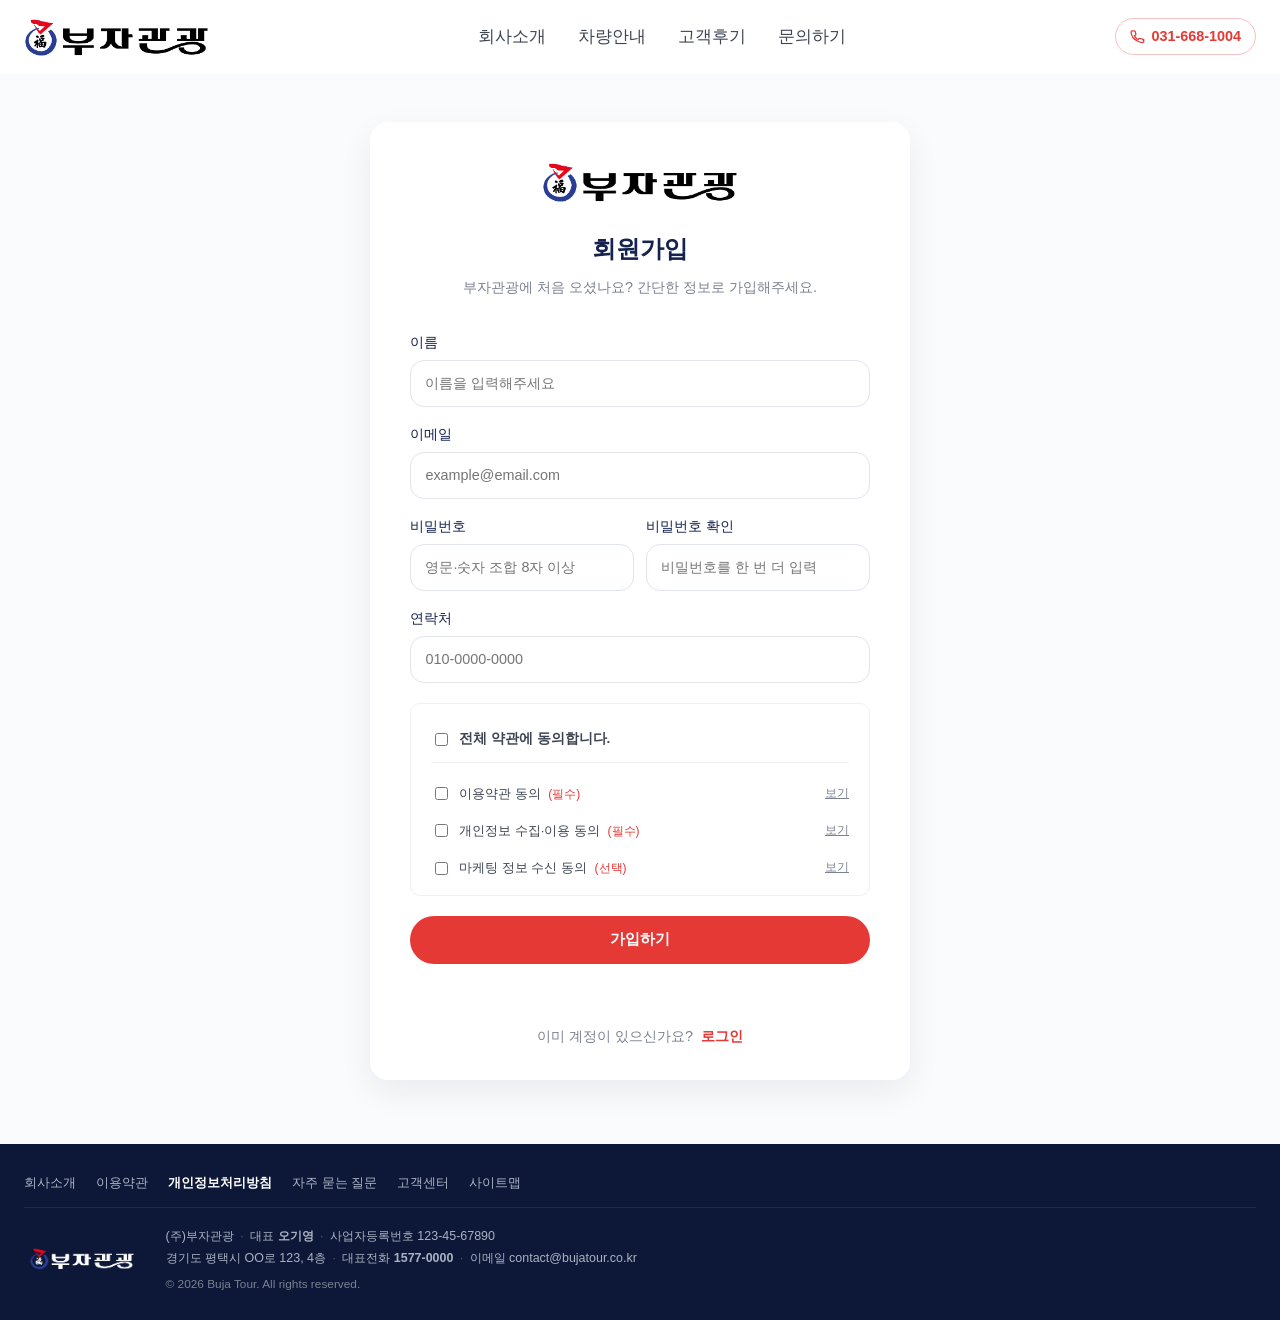
<file: signup.html>
<!DOCTYPE html>
<html lang="ko">
<head>
  <meta charset="UTF-8">
  <meta name="viewport" content="width=device-width, initial-scale=1.0">
  <title>회원가입 | 부자관광</title>
  <link rel="stylesheet" href="css/style.css">
  <!-- Google tag (gtag.js) -->
<script async src="https://www.googletagmanager.com/gtag/js?id=G-0L724MR1FL"></script>
<script>
  window.dataLayer = window.dataLayer || [];
  function gtag(){dataLayer.push(arguments);}
  gtag('js', new Date());

  gtag('config', 'G-0L724MR1FL');
</script>
</head>
<body>

  <header class="site-header">
    <div class="site-header__inner">
      <a href="index.html" class="site-header__brand">
        <img src="assets/logo_img.webp" alt="부자관광">
      </a>
      <nav class="nav">
        <ul class="nav__menu">
          <li><a href="about.html" class="nav__link">회사소개</a></li>
          <li><a href="vehicles.html" class="nav__link">차량안내</a></li>
          <li><a href="reviews.html" class="nav__link">고객후기</a></li>
          <li><a href="inquiry.html" class="nav__link">문의하기</a></li>
        </ul>
      </nav>
      <a href="tel:0316681004" class="header__phone-btn">
        <svg xmlns="http://www.w3.org/2000/svg" width="15" height="15" viewBox="0 0 24 24" fill="none" stroke="currentColor" stroke-width="2" stroke-linecap="round" stroke-linejoin="round" aria-hidden="true"><path d="M22 16.92v3a2 2 0 0 1-2.18 2 19.79 19.79 0 0 1-8.63-3.07A19.5 19.5 0 0 1 4.69 13.6a19.79 19.79 0 0 1-3.07-8.67A2 2 0 0 1 3.6 3H6.6a2 2 0 0 1 2 1.72c.127.96.361 1.903.7 2.81a2 2 0 0 1-.45 2.11L7.09 10.91a16 16 0 0 0 6 6l1.27-1.27a2 2 0 0 1 2.11-.45c.907.339 1.85.573 2.81.7A2 2 0 0 1 21 18z"></path></svg>
        031-668-1004
      </a>
    </div>
    <!-- Google Tag Manager -->
    <script>(function(w,d,s,l,i){w[l]=w[l]||[];w[l].push({'gtm.start':
    new Date().getTime(),event:'gtm.js'});var f=d.getElementsByTagName(s)[0],
    j=d.createElement(s),dl=l!='dataLayer'?'&l='+l:'';j.async=true;j.src=
    'https://www.googletagmanager.com/gtm.js?id='+i+dl;f.parentNode.insertBefore(j,f);
    })(window,document,'script','dataLayer','GTM-MBCPP8CJ');</script>
    <!-- End Google Tag Manager -->
  </header>

  <main class="auth">
    <div class="container">
      <div class="auth-card auth-card--wide">
        <a href="index.html" class="auth-card__brand">
          <img src="assets/logo_img.webp" alt="부자관광">
        </a>
        <h1 class="auth-card__title">회원가입</h1>
        <p class="auth-card__lead">부자관광에 처음 오셨나요? 간단한 정보로 가입해주세요.</p>

        <form id="signup-form" class="auth-form" novalidate>
          <label class="form__field">
            <span>이름</span>
            <input type="text" name="name" placeholder="이름을 입력해주세요" required autocomplete="name">
          </label>
          <label class="form__field">
            <span>이메일</span>
            <input type="email" name="email" placeholder="example@email.com" required autocomplete="email">
          </label>

          <div class="auth-form__row">
            <label class="form__field">
              <span>비밀번호</span>
              <input type="password" name="password" placeholder="영문·숫자 조합 8자 이상" required minlength="8" autocomplete="new-password">
            </label>
            <label class="form__field">
              <span>비밀번호 확인</span>
              <input type="password" name="password-confirm" placeholder="비밀번호를 한 번 더 입력" required minlength="8" autocomplete="new-password">
            </label>
          </div>

          <label class="form__field">
            <span>연락처</span>
            <input type="tel" name="phone" placeholder="010-0000-0000" required autocomplete="tel">
          </label>

          <div class="auth-agree">
            <label class="form__check">
              <input type="checkbox" id="agree-all">
              <span><strong>전체 약관에 동의합니다.</strong></span>
            </label>
            <div class="auth-agree__list">
              <label class="form__check">
                <input type="checkbox" name="agree-tos" required>
                <span>이용약관 동의 <em>(필수)</em></span>
                <a href="#" class="auth-agree__more">보기</a>
              </label>
              <label class="form__check">
                <input type="checkbox" name="agree-privacy" required>
                <span>개인정보 수집·이용 동의 <em>(필수)</em></span>
                <a href="#" class="auth-agree__more">보기</a>
              </label>
              <label class="form__check">
                <input type="checkbox" name="agree-marketing">
                <span>마케팅 정보 수신 동의 <em>(선택)</em></span>
                <a href="#" class="auth-agree__more">보기</a>
              </label>
            </div>
          </div>

          <button type="submit" class="btn btn--primary auth-form__submit">가입하기</button>
          <p id="signup-status" class="form__status" aria-live="polite"></p>
        </form>

        <p class="auth-card__footer">
          이미 계정이 있으신가요?
          <a href="login.html" class="auth-card__link">로그인</a>
        </p>
      </div>
    </div>
  </main>

  <footer class="site-footer site-footer--mini">
    <div class="container">
      <ul class="site-footer__mini-links">
        <li><a href="about.html">회사소개</a></li>
        <li><a href="#">이용약관</a></li>
        <li><a href="#"><strong>개인정보처리방침</strong></a></li>
        <li><a href="#">자주 묻는 질문</a></li>
        <li><a href="inquiry.html#qa">고객센터</a></li>
        <li><a href="#">사이트맵</a></li>
      </ul>
      <div class="site-footer__mini-main">
        <img src="assets/footer_logo.webp" alt="부자관광" class="site-footer__logo">
        <div class="site-footer__mini-meta">
          <p>(주)부자관광<span class="sep">·</span>대표 <strong>오기영</strong><span class="sep">·</span>사업자등록번호 123-45-67890</p>
          <p>경기도 평택시 OO로 123, 4층<span class="sep">·</span>대표전화 <strong>1577-0000</strong><span class="sep">·</span>이메일 contact@bujatour.co.kr</p>
          <p class="copyright">&copy; <span id="year"></span> Buja Tour. All rights reserved.</p>
        </div>
      </div>
    </div>
  </footer>

  <script src="js/main.js"></script>
</body>
</html>
</file>
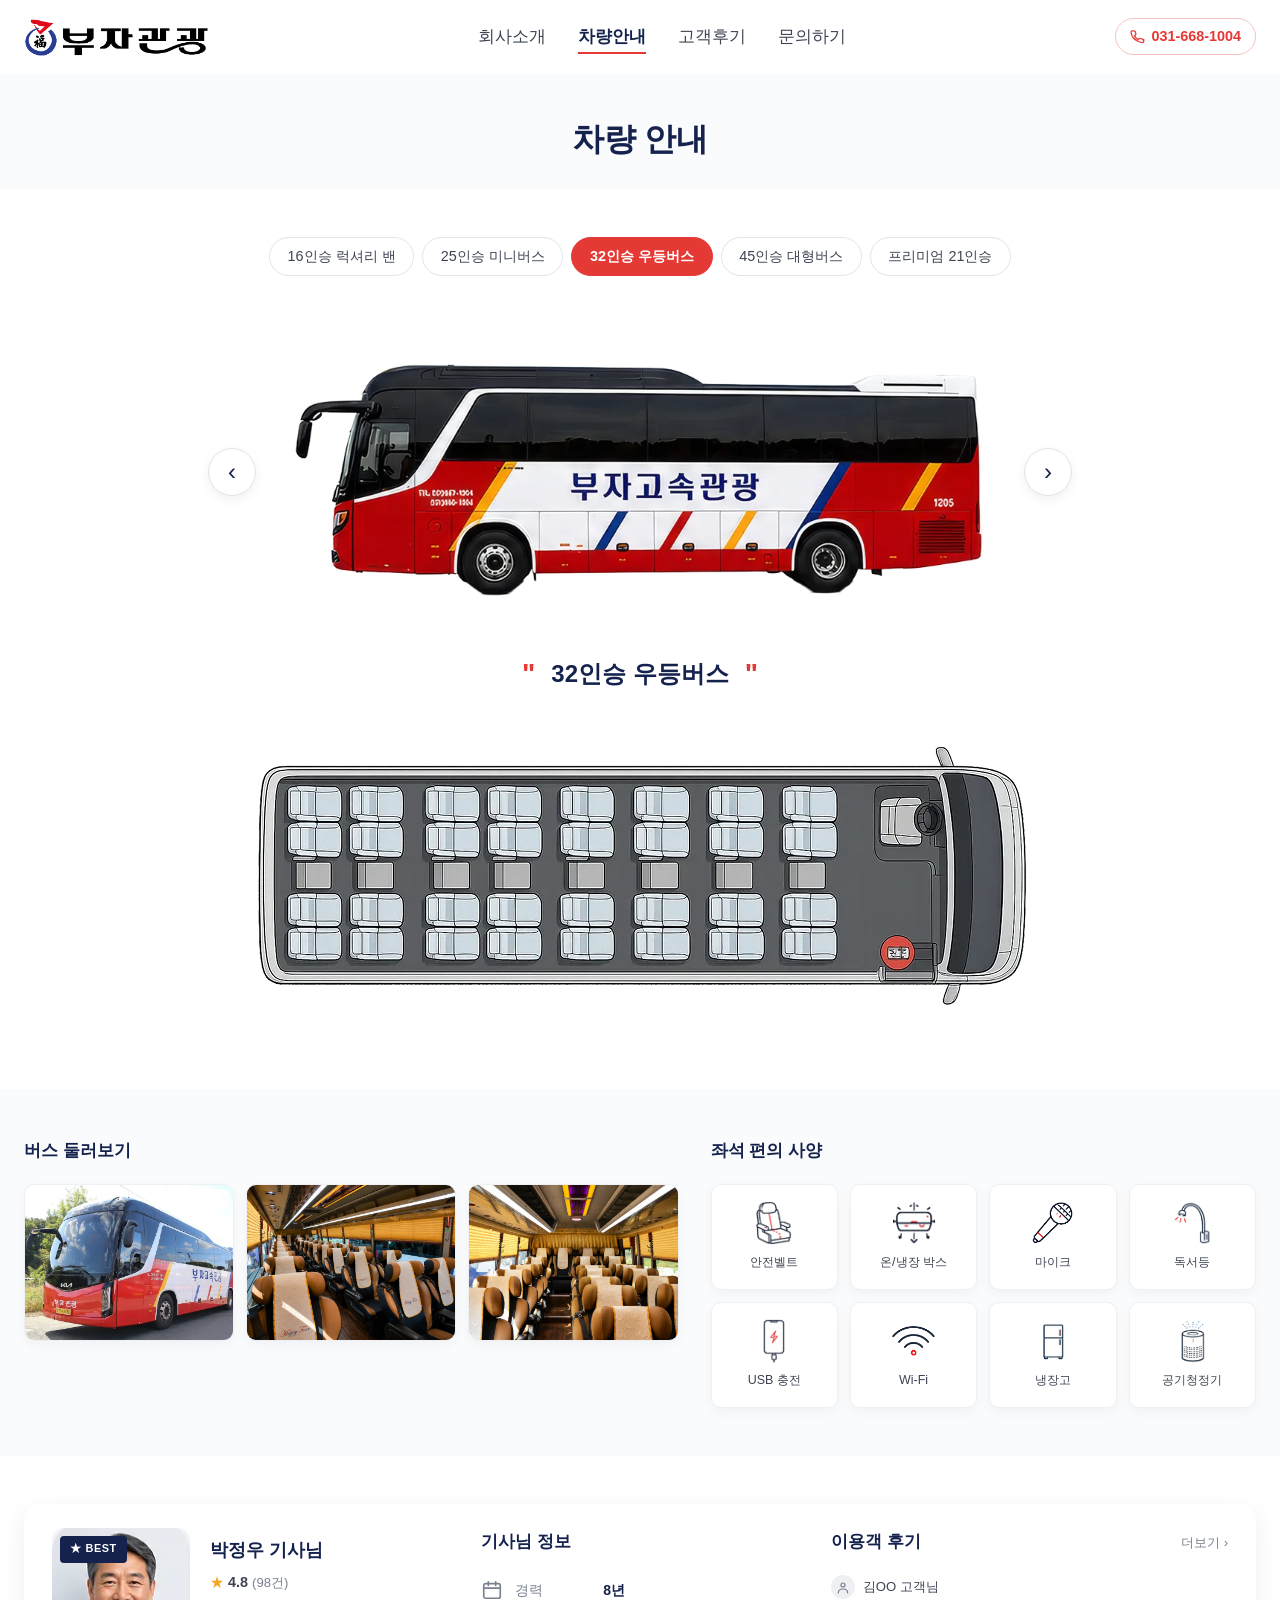
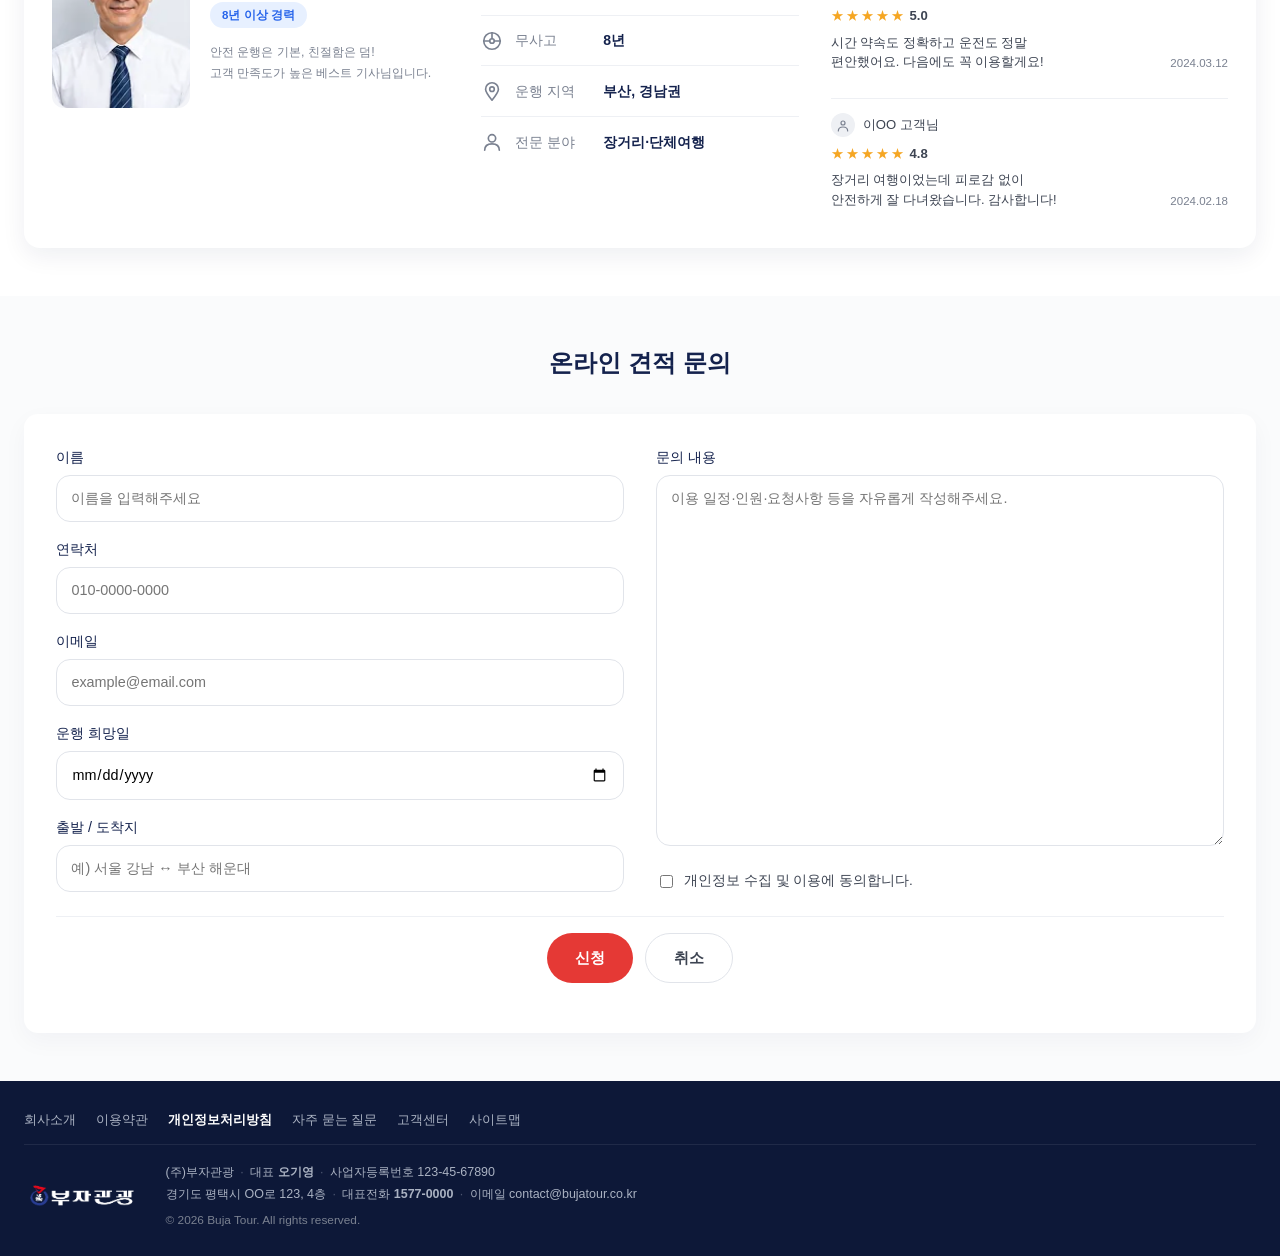
<file: vehicles.html>
<!DOCTYPE html>
<html lang="ko">
<head>
  <meta charset="UTF-8">
  <meta name="viewport" content="width=device-width, initial-scale=1.0">
  <title>차량 안내 | 부자관광</title>
  <link rel="stylesheet" href="css/style.css">
  <!-- Google tag (gtag.js) -->
<script async src="https://www.googletagmanager.com/gtag/js?id=G-0L724MR1FL"></script>
<script>
  window.dataLayer = window.dataLayer || [];
  function gtag(){dataLayer.push(arguments);}
  gtag('js', new Date());

  gtag('config', 'G-0L724MR1FL');
</script>
</head>
<body>

  <header class="site-header">
    <div class="site-header__inner">
      <a href="index.html" class="site-header__brand">
        <img src="assets/logo_img.webp" alt="부자관광">
      </a>
      <nav class="nav">
        <ul class="nav__menu">
          <li><a href="about.html" class="nav__link">회사소개</a></li>
          <li><a href="vehicles.html" class="nav__link active">차량안내</a></li>
          <li><a href="reviews.html" class="nav__link">고객후기</a></li>
          <li><a href="inquiry.html" class="nav__link">문의하기</a></li>
        </ul>
      </nav>
      <a href="tel:0316681004" class="header__phone-btn">
        <svg xmlns="http://www.w3.org/2000/svg" width="15" height="15" viewBox="0 0 24 24" fill="none" stroke="currentColor" stroke-width="2" stroke-linecap="round" stroke-linejoin="round" aria-hidden="true"><path d="M22 16.92v3a2 2 0 0 1-2.18 2 19.79 19.79 0 0 1-8.63-3.07A19.5 19.5 0 0 1 4.69 13.6a19.79 19.79 0 0 1-3.07-8.67A2 2 0 0 1 3.6 3H6.6a2 2 0 0 1 2 1.72c.127.96.361 1.903.7 2.81a2 2 0 0 1-.45 2.11L7.09 10.91a16 16 0 0 0 6 6l1.27-1.27a2 2 0 0 1 2.11-.45c.907.339 1.85.573 2.81.7A2 2 0 0 1 21 18z"></path></svg>
        031-668-1004
      </a>
    </div>
    <!-- Google Tag Manager -->
    <script>(function(w,d,s,l,i){w[l]=w[l]||[];w[l].push({'gtm.start':
    new Date().getTime(),event:'gtm.js'});var f=d.getElementsByTagName(s)[0],
    j=d.createElement(s),dl=l!='dataLayer'?'&l='+l:'';j.async=true;j.src=
    'https://www.googletagmanager.com/gtm.js?id='+i+dl;f.parentNode.insertBefore(j,f);
    })(window,document,'script','dataLayer','GTM-MBCPP8CJ');</script>
    <!-- End Google Tag Manager -->
  </header>

  <main class="sub">
    <!-- Page title -->
    <section class="sub-title">
      <div class="container">
        <h1 class="sub-title__heading">차량 안내</h1>
      </div>
    </section>

    <!-- Vehicle tabs + hero -->
    <section class="vehicle-detail">
      <div class="container">
        <div class="v-tabs" data-tabs>
          <button class="v-tab" data-tab="16">16인승 럭셔리 밴</button>
          <button class="v-tab" data-tab="25">25인승 미니버스</button>
          <button class="v-tab active" data-tab="32">32인승 우등버스</button>
          <button class="v-tab" data-tab="45">45인승 대형버스</button>
          <button class="v-tab" data-tab="pr">프리미엄 21인승</button>
        </div>

        <div class="v-hero">
          <button class="v-hero__arrow v-hero__arrow--prev" data-arrow="prev" aria-label="이전 차량">‹</button>
          <div class="v-hero__img">
            <img src="assets/sub/car_32.webp" alt="" data-hero-img>
          </div>
          <button class="v-hero__arrow v-hero__arrow--next" data-arrow="next" aria-label="다음 차량">›</button>
        </div>

        <div class="v-name">
          <span class="v-name__quote">"</span>
          <h2 class="v-name__text" data-vehicle-name>32인승 우등버스</h2>
          <span class="v-name__quote">"</span>
        </div>

        <div class="v-seat">
          <img src="assets/sub/detail_32.webp" alt="좌석 배치도" data-seat-img>
        </div>
      </div>
    </section>

    <!-- Interior + Specs -->
    <section class="v-info section--light">
      <div class="container">
        <div class="v-info__grid">
          <div class="v-gallery">
            <h3 class="v-info__title">버스 둘러보기</h3>
            <div class="v-gallery__grid">
              <div class="v-gallery__item"><img data-gallery-img alt="버스 내부 1"></div>
              <div class="v-gallery__item"><img data-gallery-img alt="버스 내부 2"></div>
              <div class="v-gallery__item"><img data-gallery-img alt="버스 내부 3"></div>
            </div>
          </div>

          <div class="v-specs">
            <h3 class="v-info__title">좌석 편의 사양</h3>
            <ul class="v-specs__grid">
              <li>
                <div class="v-specs__icon"><img src="assets/sub/sub_icon01.webp" alt=""></div>
                <span>안전벨트</span>
              </li>
              <li>
                <div class="v-specs__icon"><img src="assets/sub/sub_icon02.webp" alt=""></div>
                <span>온/냉장 박스</span>
              </li>
              <li>
                <div class="v-specs__icon"><img src="assets/sub/sub_icon03.webp" alt=""></div>
                <span>마이크</span>
              </li>
              <li>
                <div class="v-specs__icon"><img src="assets/sub/sub_icon04.webp" alt=""></div>
                <span>독서등</span>
              </li>
              <li>
                <div class="v-specs__icon"><img src="assets/sub/sub_icon05.webp" alt=""></div>
                <span>USB 충전</span>
              </li>
              <li>
                <div class="v-specs__icon"><img src="assets/sub/sub_icon06.webp" alt=""></div>
                <span>Wi-Fi</span>
              </li>
              <li>
                <div class="v-specs__icon"><img src="assets/sub/sub_icon07.webp" alt=""></div>
                <span>냉장고</span>
              </li>
              <li>
                <div class="v-specs__icon"><img src="assets/sub/sub_icon08.webp" alt=""></div>
                <span>공기청정기</span>
              </li>
            </ul>
          </div>
        </div>
      </div>
    </section>

    <!-- Driver card (3-column: profile + info + reviews) -->
    <section class="v-driver">
      <div class="container">
        <article class="dcp" data-driver-card>
          <!-- Profile -->
          <div class="dcp__profile">
            <div class="dcp__photo-wrap">
              <span class="dcp__ribbon">★ BEST</span>
              <img alt="" class="dcp__photo" data-driver-photo>
            </div>
            <div class="dcp__info">
              <h3 class="dcp__name" data-driver-name></h3>
              <div class="dcp__rating" data-driver-rating></div>
              <span class="dcp__badge" data-driver-badge></span>
              <p class="dcp__desc" data-driver-desc></p>
            </div>
          </div>

          <!-- Detail -->
          <div class="dcp__detail">
            <h4 class="dcp__col-title">기사님 정보</h4>
            <ul class="dcp__detail-list">
              <li>
                <svg viewBox="0 0 24 24" fill="none" stroke="currentColor" stroke-width="1.8" stroke-linecap="round" stroke-linejoin="round"><rect x="3" y="5" width="18" height="16" rx="2"/><line x1="3" y1="10" x2="21" y2="10"/><line x1="8" y1="3" x2="8" y2="7"/><line x1="16" y1="3" x2="16" y2="7"/></svg>
                <span class="label">경력</span>
                <strong class="value" data-driver-detail="career"></strong>
              </li>
              <li>
                <svg viewBox="0 0 24 24" fill="none" stroke="currentColor" stroke-width="1.8" stroke-linecap="round" stroke-linejoin="round"><circle cx="12" cy="12" r="9"/><circle cx="12" cy="12" r="2.5"/><line x1="12" y1="3" x2="12" y2="9.5"/><line x1="3" y1="12" x2="9.5" y2="12"/><line x1="21" y1="12" x2="14.5" y2="12"/></svg>
                <span class="label">무사고</span>
                <strong class="value" data-driver-detail="accident"></strong>
              </li>
              <li>
                <svg viewBox="0 0 24 24" fill="none" stroke="currentColor" stroke-width="1.8" stroke-linecap="round" stroke-linejoin="round"><path d="M12 22 C8 17, 5 13, 5 10 A7 7 0 0 1 19 10 C19 13, 16 17, 12 22 Z"/><circle cx="12" cy="10" r="2.5"/></svg>
                <span class="label">운행 지역</span>
                <strong class="value" data-driver-detail="area"></strong>
              </li>
              <li>
                <svg viewBox="0 0 24 24" fill="none" stroke="currentColor" stroke-width="1.8" stroke-linecap="round" stroke-linejoin="round"><circle cx="12" cy="8" r="4"/><path d="M4 21 C4 16, 7 14, 12 14 C17 14, 20 16, 20 21"/></svg>
                <span class="label">전문 분야</span>
                <strong class="value" data-driver-detail="field"></strong>
              </li>
            </ul>
          </div>

          <!-- Reviews -->
          <div class="dcp__reviews">
            <div class="dcp__col-head">
              <h4 class="dcp__col-title">이용객 후기</h4>
              <a href="reviews.html" class="dcp__more">더보기 ›</a>
            </div>
            <ul class="dcp__review-list" data-driver-reviews></ul>
          </div>
        </article>
      </div>
    </section>

    <!-- Online quote form -->
    <section class="v-quote section--light">
      <div class="container">
        <h2 class="v-quote__title">온라인 견적 문의</h2>

        <form class="v-quote__form" id="quote-form" novalidate>
          <div class="v-quote__cols">
            <div class="v-quote__left">
              <label class="form__field">
                <span>이름</span>
                <input type="text" name="name" placeholder="이름을 입력해주세요" required>
              </label>
              <label class="form__field">
                <span>연락처</span>
                <input type="tel" name="phone" placeholder="010-0000-0000" required>
              </label>
              <label class="form__field">
                <span>이메일</span>
                <input type="email" name="email" placeholder="example@email.com">
              </label>
              <label class="form__field">
                <span>운행 희망일</span>
                <input type="date" name="date">
              </label>
              <label class="form__field">
                <span>출발 / 도착지</span>
                <input type="text" name="route" placeholder="예) 서울 강남 ↔ 부산 해운대">
              </label>
            </div>

            <div class="v-quote__right">
              <label class="form__field form__field--full">
                <span>문의 내용</span>
                <textarea name="message" rows="10" placeholder="이용 일정·인원·요청사항 등을 자유롭게 작성해주세요."></textarea>
              </label>
              <label class="form__check">
                <input type="checkbox" required>
                <span>개인정보 수집 및 이용에 동의합니다.</span>
              </label>
            </div>
          </div>

          <div class="v-quote__actions">
            <button type="submit" class="btn btn--primary">신청</button>
            <button type="reset" class="btn btn--ghost">취소</button>
          </div>
          <p id="quote-status" class="form__status" aria-live="polite"></p>
        </form>
      </div>
    </section>
  </main>

  <!-- Footer -->
  <footer class="site-footer site-footer--mini">
    <div class="container">
      <ul class="site-footer__mini-links">
        <li><a href="about.html">회사소개</a></li>
        <li><a href="#">이용약관</a></li>
        <li><a href="#"><strong>개인정보처리방침</strong></a></li>
        <li><a href="#">자주 묻는 질문</a></li>
        <li><a href="inquiry.html#qa">고객센터</a></li>
        <li><a href="#">사이트맵</a></li>
      </ul>
      <div class="site-footer__mini-main">
        <img src="assets/footer_logo.webp" alt="부자관광" class="site-footer__logo">
        <div class="site-footer__mini-meta">
          <p>(주)부자관광<span class="sep">·</span>대표 <strong>오기영</strong><span class="sep">·</span>사업자등록번호 123-45-67890</p>
          <p>경기도 평택시 OO로 123, 4층<span class="sep">·</span>대표전화 <strong>1577-0000</strong><span class="sep">·</span>이메일 contact@bujatour.co.kr</p>
          <p class="copyright">&copy; <span id="year"></span> Buja Tour. All rights reserved.</p>
        </div>
      </div>
    </div>
  </footer>

  <script src="js/main.js"></script>
</body>
</html>
</file>
<file: css/style.css>
:root {
  --navy: #14224d;
  --navy-dark: #0d1838;
  --red: #e53935;
  --red-dark: #c62828;
  --blue: #1e88e5;
  --gold-soft: #e8d9a3;
  --gray-50: #fafbfc;
  --gray-100: #eef0f4;
  --gray-200: #e1e4ea;
  --gray-400: #aab0bc;
  --gray-500: #7a8190;
  --gray-700: #3d4452;
  --text: #1a1f2e;
  --max-width: 1280px;
  --radius: 14px;
  --shadow-sm: 0 2px 6px rgba(0, 0, 0, 0.04);
  --shadow-md: 0 10px 30px rgba(20, 34, 77, 0.08);
}

* { box-sizing: border-box; }
html, body { margin: 0; padding: 0; }

body {
  font-family: "Noto Sans KR", -apple-system, BlinkMacSystemFont, "Segoe UI", Roboto, sans-serif;
  color: var(--text);
  background: #fff;
  line-height: 1.6;
  -webkit-font-smoothing: antialiased;
}

img { max-width: 100%; display: block; }
a { color: inherit; text-decoration: none; }
ul { list-style: none; margin: 0; padding: 0; }

.container {
  max-width: var(--max-width);
  margin: 0 auto;
  padding: 0 1.5rem;
  width: 100%;
}

/* ========== Topbar (deprecated — 통합 헤더로 전환, 2026-06-19) ========== */
/* .topbar { ... } 제거됨 — 전화 버튼은 헤더 우측으로 이동 */

/* ========== Header ========== */
.site-header {
  background: rgba(255, 255, 255, 0.92);
  backdrop-filter: blur(8px);
  -webkit-backdrop-filter: blur(8px);
  border-bottom: 1px solid rgba(255, 255, 255, 0.6);
  position: sticky;
  top: 0;
  z-index: 50;
  transition: background 0.25s ease, border-color 0.25s ease;
}
.site-header[data-scrolled="true"] {
  background: #fff;
  border-bottom-color: var(--gray-100);
}
.site-header__inner {
  max-width: var(--max-width);
  margin: 0 auto;
  padding: 1.1rem 1.5rem;
  display: flex;
  justify-content: space-between;
  align-items: center;
}
.site-header__brand img { height: 38px; }
.nav__menu { display: flex; gap: 2rem; }

/* Header phone CTA — moved from topbar */
.header__phone-btn {
  display: inline-flex;
  align-items: center;
  gap: 0.4rem;
  font-size: 0.9rem;
  font-weight: 600;
  color: var(--red);
  border: 1px solid rgba(229, 57, 53, 0.3);
  border-radius: 999px;
  padding: 0.35rem 0.875rem;
  transition: border-color 0.15s ease, color 0.15s ease, background 0.15s ease;
  white-space: nowrap;
  flex-shrink: 0;
}
.header__phone-btn:hover {
  background: rgba(229, 57, 53, 0.05);
  border-color: var(--red);
  color: var(--red-dark);
}
@media (max-width: 700px) {
  .header__phone-btn { display: none; }
}
.nav__link {
  color: var(--gray-700);
  font-weight: 500;
  font-size: 1.05rem;
  padding: 0.35rem 0;
  position: relative;
}
.nav__link:hover { color: var(--navy); }
.nav__link.active { color: var(--navy); font-weight: 700; }

/* Sliding red bar (positioned by JS) */
.nav__menu { position: relative; }
.nav__bar {
  position: absolute;
  bottom: -4px;
  left: 0;
  height: 2px;
  background: var(--red);
  pointer-events: none;
  transform: translateX(0);
  width: 0;
  opacity: 0;
  transition: transform 0.32s cubic-bezier(0.4, 0, 0.2, 1),
              width 0.32s cubic-bezier(0.4, 0, 0.2, 1),
              opacity 0.2s ease;
}
.nav__bar.is-ready { opacity: 1; }

/* Sub-page header: logo left (smaller), nav centered */
.site-header--sub .site-header__inner {
  position: relative;
  justify-content: center;
}
.site-header--sub .site-header__brand {
  position: absolute;
  left: 1.5rem;
  top: 50%;
  transform: translateY(-50%);
}
.site-header--sub .site-header__brand img {
  height: 34px;
}
@media (max-width: 700px) {
  .site-header--sub .site-header__inner {
    flex-direction: column;
    gap: 0.5rem;
  }
  .site-header--sub .site-header__brand {
    position: static;
    transform: none;
  }
}

/* ========== Buttons ========== */
.btn {
  display: inline-block;
  padding: 0.85rem 1.75rem;
  border-radius: 999px;
  font-weight: 600;
  border: none;
  cursor: pointer;
  font-size: 0.95rem;
  transition: transform 0.15s ease, opacity 0.15s ease;
}
.btn--primary { background: var(--red); color: #fff; }
.btn--primary:hover { background: var(--red-dark); transform: translateY(-1px); }

/* ========== Sections ========== */
/* Hero stays full-screen; other sections size to content */
.hero {
  min-height: calc(100vh - 70px);
  display: flex;
  flex-direction: column;
  justify-content: center;
  padding: 4rem 0;
}
.section {
  display: flex;
  flex-direction: column;
  padding: 150px 0;
}
.section--light { background: var(--gray-50); }
.section--compact {
  min-height: auto;
  padding: 150px 0;
}

/* ========== Hero ========== */
.hero {
  position: relative;
  overflow: hidden;
  color: #fff;
  padding: 0;
}
.hero__bg { position: absolute; inset: 0; }
.hero__bg img { width: 100%; height: 100%; object-fit: cover; object-position: 65% 50%; }
.hero__overlay {
  position: absolute; inset: 0;
  background: linear-gradient(105deg, rgba(13, 24, 56, 0.7) 0%, rgba(13, 24, 56, 0.45) 55%, rgba(13, 24, 56, 0.15) 100%);
}
.hero__content {
  position: relative;
  max-width: var(--max-width);
  margin: 0 auto;
  padding: 0 1.5rem;
  width: 100%;
}
.hero__eyebrow {
  display: flex;
  align-items: center;
  letter-spacing: 0.2em;
  font-size: 1rem;
  color: rgba(255, 255, 255, 0.7);
  margin: 0 0 1.5rem;
  font-weight: 600;
}
.hero__eyebrow::before {
  content: "";
  display: inline-block;
  width: 24px;
  height: 2px;
  background: var(--red);
  flex-shrink: 0;
  margin-right: 0.625rem;
}
.hero__title {
  font-size: clamp(2.75rem, 6.5vw, 4.5rem);
  font-weight: 800;
  margin: 0 0 2rem;
  line-height: 1.18;
  max-width: 12ch;
  text-shadow: 0 1px 16px rgba(0, 0, 0, 0.25);
}
.hero__subtitle {
  font-size: clamp(1.125rem, 1.6vw, 1.375rem);
  line-height: 1.6;
  color: rgba(255, 255, 255, 0.85);
  margin: 0 0 2rem;
  max-width: 48ch;
}
.hero .btn--primary {
  font-size: 1.125rem;
  padding: 1rem 2.75rem;
}

/* Hero CTA row: primary + call link side by side (desktop), stacked (mobile) */
.hero__cta-row {
  display: flex;
  align-items: center;
  gap: 1.5rem;
  flex-wrap: wrap;
}
.hero__call-link {
  display: inline-flex;
  align-items: center;
  gap: 0.5rem;
  color: rgba(255, 255, 255, 0.75);
  font-size: 1rem;
  font-weight: 600;
  border: 1px solid rgba(255, 255, 255, 0.4);
  border-radius: 999px;
  padding: 1rem 1.75rem;
  opacity: 0.85;
  transition: border-color 0.15s ease, color 0.15s ease, opacity 0.15s ease, background 0.15s ease;
}
.hero__call-link:hover {
  border-color: rgba(255, 255, 255, 0.8);
  color: #fff;
  opacity: 1;
  background: rgba(255, 255, 255, 0.08);
}
@media (max-width: 700px) {
  .hero__cta-row {
    flex-direction: column;
    align-items: flex-start;
    gap: 0.875rem;
  }
}

/* ========== Section heading ========== */
.section__eyebrow {
  text-align: center;
  font-size: 0.9rem;
  color: var(--red);
  font-weight: 600;
  margin: 0 0 0.75rem;
}
.section__title {
  text-align: center;
  font-size: clamp(1.5rem, 2.6vw, 2rem);
  font-weight: 800;
  color: var(--navy);
  margin: 0 0 1.75rem;
}
.section__lead {
  text-align: center;
  color: var(--gray-500);
  margin: 0 0 3.5rem;
  font-size: 0.95rem;
}

/* ========== Features (new style: 4 cards w/ number + line icon) ========== */
.features {
  display: grid;
  grid-template-columns: repeat(4, 1fr);
  gap: 1.25rem;
}
.feature {
  background: #fff;
  border-radius: var(--radius);
  padding: 2.25rem 1.75rem;
  box-shadow: var(--shadow-md);
  transition: transform 0.15s ease;
}
.feature:hover { transform: translateY(-4px); }
.feature__head {
  display: flex;
  justify-content: space-between;
  align-items: flex-start;
  margin-bottom: 1.25rem;
}
.feature__num {
  display: block;
  font-size: 0.75rem;
  font-weight: 700;
  color: var(--gray-500);
  margin-bottom: 0.35rem;
  letter-spacing: 0.1em;
}
.feature__title {
  font-size: 1.125rem;
  font-weight: 700;
  color: var(--navy);
  margin: 0;
}
.feature__icon {
  width: 56px;
  height: 56px;
  object-fit: contain;
  flex-shrink: 0;
}
.feature__list {
  border-top: 1px solid var(--gray-100);
  padding-top: 1rem;
}
.feature__list li {
  position: relative;
  padding-left: 0.85rem;
  font-size: 1rem;
  color: var(--gray-700);
  line-height: 1.6;
}
.feature__list li::before {
  content: "·";
  position: absolute;
  left: 0;
  color: var(--gray-400);
  font-weight: 700;
}

/* ========== Reviews (4 side cards + phone center, auto-rotate) ========== */
.drivers {
  position: relative;
  display: flex;
  align-items: center;
  justify-content: center;
}
/* Clipped lane the side cards slide through, centered behind the phone */
.drivers__viewport {
  position: absolute;
  left: 0;
  right: 0;
  top: 50%;
  transform: translateY(-50%);
  overflow: hidden;
  z-index: 1;
  pointer-events: none;
}
.drivers__rail {
  display: flex;
  align-items: center;
  justify-content: center;
  gap: 1.25rem;
  will-change: transform;
}
.driver-card {
  background: #fff;
  border-radius: 16px;
  padding: 1.5rem 1rem;
  text-align: center;
  box-shadow: 0 8px 24px rgba(20, 34, 77, 0.06);
  width: 180px;
  flex-shrink: 0;
}
.driver-card__avatar {
  width: 80px;
  height: 80px;
  border-radius: 50%;
  object-fit: cover;
  margin: 0 auto 1rem;
}
.driver-card__name {
  font-size: 1.0625rem;
  font-weight: 700;
  color: var(--navy);
  margin: 0 0 0.5rem;
}
.driver-card__rating {
  font-size: 0.9rem;
  color: var(--gray-700);
  margin-bottom: 0.625rem;
}
.driver-card__rating .star { color: #f5a623; }
.driver-card__rating .count { color: var(--gray-500); font-size: 0.8125rem; }
.driver-card__badge {
  display: inline-block;
  background: rgba(20, 34, 77, 0.06);
  color: var(--navy);
  font-size: 0.75rem;
  font-weight: 600;
  padding: 0.25rem 0.75rem;
  border-radius: 999px;
  margin-bottom: 0.875rem;
}
.driver-card__text {
  font-size: 0.875rem;
  color: var(--gray-500);
  line-height: 1.55;
  margin: 0;
}

/* Phone mockup (PNG frame + inner content) */
.phone {
  position: relative;
  z-index: 2;
  width: 340px;
  flex-shrink: 0;
  filter: drop-shadow(0 20px 40px rgba(0, 0, 0, 0.15));
}
.phone__frame {
  width: 100%;
  height: auto;
  display: block;
  position: relative;
  z-index: 2;
  pointer-events: none;
}
.phone__screen {
  position: absolute;
  top: 2.5%;
  left: 4.2%;
  right: 4.2%;
  bottom: 2.5%;
  padding: 70px 22px 28px;
  overflow: hidden;
  z-index: 1;
  display: flex;
  flex-direction: column;
  background: #fff;
  border-radius: 42px;
}
/* Horizontal slider for the phone content (synced with the side-card rail) */
.phone__viewport {
  flex: 1;
  overflow: hidden;
}
.phone__track {
  display: flex;
  height: 100%;
  will-change: transform;
}
.phone__page {
  flex: 0 0 100%;
  width: 100%;
  display: flex;
  flex-direction: column;
}
.phone__top {
  display: flex;
  gap: 1rem;
  align-items: center;
  margin-bottom: 1.25rem;
}
.phone__avatar {
  width: 76px;
  height: 86px;
  border-radius: 12px;
  object-fit: cover;
  flex-shrink: 0;
}
.phone__info { flex: 1; min-width: 0; }
.phone__name {
  font-size: 1.0625rem;
  font-weight: 700;
  color: var(--navy);
  margin: 0 0 0.4rem;
}
.phone__rating {
  font-size: 0.875rem;
  color: var(--gray-700);
  margin-bottom: 0.5rem;
}
.phone__rating .star { color: #f5a623; }
.phone__rating .count { color: var(--gray-500); }
.phone__badge {
  display: inline-block;
  background: rgba(20, 34, 77, 0.06);
  color: var(--navy);
  font-size: 0.75rem;
  font-weight: 600;
  padding: 0.25rem 0.75rem;
  border-radius: 999px;
}
.phone__desc {
  font-size: 0.9375rem;
  color: var(--gray-500);
  line-height: 1.55;
  margin: 0 0 1.25rem;
  text-align: center;
}
.phone__details {
  background: #fff;
  border-top: 1px solid var(--gray-100);
  border-radius: 0;
  padding: 1.25rem 0.5rem 1.25rem;
}
.phone__details-title {
  font-size: 0.95rem;
  color: var(--navy);
  font-weight: 700;
  margin: 0 0 1rem;
}
.phone__list li {
  display: grid;
  grid-template-columns: 18px 86px 1fr;
  align-items: center;
  gap: 0.5rem;
  padding: 0.85rem 0;
  font-size: 0.9375rem;
  border-top: 1px solid var(--gray-100);
}
.phone__list .value {
  word-break: keep-all;
  line-height: 1.4;
  font-size: 0.9375rem;
}
.phone__list li:first-child { border-top: none; padding-top: 0.25rem; }
.phone__list svg {
  width: 16px;
  height: 16px;
  color: var(--gray-500);
}
.phone__list .label {
  color: var(--gray-500);
  font-size: 0.8125rem;
  white-space: nowrap;
}
.phone__list .value { color: var(--navy); font-weight: 600; }

.phone__dots {
  display: flex;
  justify-content: center;
  gap: 6px;
  margin-top: auto;
  padding-top: 1.25rem;
}
.phone__dots span {
  width: 7px;
  height: 7px;
  border-radius: 50%;
  background: #d1d5db;
  transition: background 0.4s ease;
}
.phone__dots .active {
  background: var(--red);
}

/* ========== Fleet ========== */
.fleet {
  display: grid;
  grid-template-columns: repeat(5, 1fr);
  gap: 1.25rem;
  align-items: stretch;
}
.vehicle {
  position: relative;
  background: #fff;
  border-radius: 18px;
  padding: 2.25rem 1.25rem 1.5rem;
  text-align: center;
  box-shadow: 0 10px 28px rgba(20, 34, 77, 0.06);
  display: flex;
  flex-direction: column;
  transition: transform 0.15s ease;
}
.vehicle:hover { transform: translateY(-4px); }
.vehicle__tag {
  position: absolute;
  top: 1rem;
  left: 1rem;
  padding: 0.25rem 0.75rem;
  border: 1px solid var(--gray-200);
  color: var(--navy);
  background: #fff;
  border-radius: 999px;
  font-size: 0.7rem;
  font-weight: 600;
}
.vehicle__img {
  height: 110px;
  display: flex;
  align-items: center;
  justify-content: center;
  margin: 0.75rem 0 1.25rem;
}
.vehicle__img img { max-height: 110px; width: auto; }
.vehicle__name {
  font-size: 1rem;
  font-weight: 700;
  color: var(--navy);
  margin: 0 0 0.4rem;
}
.vehicle__desc {
  font-size: 1rem;
  color: var(--gray-500);
  margin: 0 0 1.25rem;
  line-height: 1.5;
}
.vehicle__specs {
  display: flex;
  justify-content: space-around;
  gap: 0.5rem;
  margin-bottom: 1.5rem;
}
.vehicle__specs li {
  display: flex;
  flex-direction: column;
  align-items: center;
  gap: 0.4rem;
  font-size: 0.875rem;
  color: var(--gray-500);
  line-height: 1.5;
}
.vehicle__specs li span {
  white-space: nowrap;
}
.vehicle__specs img {
  width: 24px;
  height: 24px;
  object-fit: contain;
  filter: brightness(0) opacity(0.55);
}
.vehicle__specs svg {
  width: 24px;
  height: 24px;
  flex-shrink: 0;
  color: var(--gray-400);
}
.vehicle--featured .vehicle__specs svg {
  color: var(--gold-soft);
  opacity: 0.8;
}
.vehicle__btn {
  margin-top: auto;
  display: flex;
  align-items: center;
  justify-content: center;
  gap: 0.4rem;
  padding: 0.55rem 1rem;
  border: 1px solid var(--gray-200);
  border-radius: 999px;
  color: var(--navy);
  font-size: 0.82rem;
  font-weight: 500;
  background: #fff;
  transition: background 0.15s ease, border-color 0.15s ease;
}
.vehicle__btn::after {
  content: "→";
  font-size: 1em;
  line-height: 1;
  transition: transform 0.2s ease;
}
.vehicle__btn:hover {
  background: var(--gray-50);
  border-color: var(--gray-500);
}
.vehicle__btn:hover::after {
  transform: translateX(4px);
}

/* Featured (navy premium) */
.vehicle--featured {
  background: var(--navy);
  color: #fff;
}
.vehicle__tag--featured {
  background: transparent;
  border-color: var(--gold-soft);
  color: var(--gold-soft);
}
.vehicle--featured .vehicle__name { color: var(--gold-soft); }
.vehicle--featured .vehicle__desc { color: rgba(255, 255, 255, 0.65); }
.vehicle--featured .vehicle__specs li { color: var(--gold-soft); }
.vehicle--featured .vehicle__specs img {
  filter: brightness(0) invert(1) opacity(0.7);
}
.vehicle__btn--featured {
  background: transparent;
  border-color: var(--gold-soft);
  color: var(--gold-soft);
  font-weight: 700;
}
.vehicle__btn--featured:hover {
  background: var(--gold-soft);
  border-color: var(--gold-soft);
  color: var(--navy);
}

/* ========== Real story marquee (vertical step slide) ========== */
#review {
  overflow: hidden;
  background: var(--gray-50);
  padding: 150px 0;
}
#review .container {
  display: flex;
  flex-direction: column;
  width: 100%;
}
.story-marquee {
  position: relative;
  height: 38rem;
  max-width: 900px;
  width: 100%;
  margin: 0 auto;
  overflow: hidden;
  mask-image: linear-gradient(180deg, transparent 0%, #fff 12%, #fff 88%, transparent 100%);
  -webkit-mask-image: linear-gradient(180deg, transparent 0%, #fff 12%, #fff 88%, transparent 100%);
}
.story-marquee__track {
  display: flex;
  flex-direction: column;
  gap: 1.25rem;
  will-change: transform;
}

.story-card {
  background: #fff;
  border-radius: 14px;
  padding: 1.25rem 1.75rem;
  box-shadow: 0 10px 30px rgba(20, 34, 77, 0.06);
  flex-shrink: 0;
}
.story-card__name {
  font-size: 1.0625rem;
  font-weight: 700;
  color: var(--navy);
  margin: 0 0 0.25rem;
}
.story-card__meta {
  display: flex;
  align-items: center;
  gap: 1rem;
  margin-bottom: 0.5rem;
}
.story-card__stars {
  color: #f5a623;
  letter-spacing: 2px;
  font-size: 0.95rem;
}
.story-card__date {
  color: var(--gray-500);
  font-size: 0.85rem;
}
.story-card__text {
  margin: 0;
  color: var(--gray-700);
  line-height: 1.55;
  font-size: 0.92rem;
  white-space: pre-line;
}

/* ========== CTA cards (white card + floating product image) ========== */
.cta-grid {
  display: grid;
  grid-template-columns: repeat(3, 1fr);
  gap: 1.5rem;
}
.cta-card {
  position: relative;
  background: #fff;
  border-radius: 18px;
  padding: 2rem;
  min-height: 240px;
  box-shadow: 0 10px 28px rgba(20, 34, 77, 0.07);
  overflow: hidden;
  color: var(--text);
  transition: transform 0.15s ease, box-shadow 0.15s ease;
}
.cta-card:hover {
  transform: translateY(-4px);
  box-shadow: 0 16px 36px rgba(20, 34, 77, 0.1);
}
.cta-card__body {
  position: relative;
  z-index: 1;
  max-width: 100%;
  display: flex;
  flex-direction: column;
  height: 100%;
}
.cta-card__title {
  margin: 0 0 0.75rem;
  font-size: 1.25rem;
  font-weight: 700;
  color: var(--navy);
}
.cta-card__text {
  margin: 0;
  font-size: 1rem;
  color: var(--gray-500);
  line-height: 1.65;
}
.cta-card__btn {
  align-self: flex-start;
  margin-top: auto;
  display: inline-flex;
  align-items: center;
  gap: 0.45rem;
  background: transparent;
  color: var(--navy);
  border: 1px solid var(--gray-200);
  padding: 0.5rem 1.25rem;
  border-radius: 999px;
  font-size: 0.85rem;
  font-weight: 600;
  transition: border-color 0.15s ease, color 0.15s ease;
}
.cta-card__btn::after {
  content: "→";
  font-size: 1em;
  line-height: 1;
  transition: transform 0.2s ease;
}
.cta-card:hover .cta-card__btn { border-color: var(--navy); color: var(--navy); }
.cta-card:hover .cta-card__btn::after { transform: translateX(4px); }

.cta-card__img {
  position: absolute;
  right: 0;
  bottom: 0;
  max-height: 200px;
  max-width: 50%;
  object-fit: contain;
  object-position: right bottom;
  pointer-events: none;
  z-index: 0;
}

/* Per-card image size/position tweaks */
.cta-card--faq .cta-card__img {
  max-height: 150px;
  right: 16px;
  bottom: 16px;
}
.cta-card--driver .cta-card__img {
  top: 0;
  right: -10px;
  bottom: 0;
  height: 100%;
  max-height: 100%;
  object-position: right bottom;
}
.cta-card--corp .cta-card__img {
  max-height: 130px;
  max-width: 60%;
  right: -20px;
  bottom: 20px;
}

/* ========== Footer ========== */
.site-footer {
  background: var(--navy-dark);
  color: #cfd5e2;
  padding-top: 2.25rem;
}
.site-footer__inner {
  display: grid;
  grid-template-columns: 1.2fr 1fr 1fr 1.4fr;
  gap: 2rem;
  padding-bottom: 1.75rem;
}
.site-footer__brand {
  display: flex;
  flex-direction: column;
  gap: 0.875rem;
}
.site-footer__logo {
  height: 36px;
  width: auto;
  max-width: 180px;
  align-self: flex-start;
  object-fit: contain;
  object-position: left center;
}
.site-footer__tagline {
  margin: 0;
  font-size: 0.875rem;
  color: #aab2c2;
  line-height: 1.6;
}
.site-footer__social {
  display: flex;
  gap: 0.5rem;
}
.site-footer__social a {
  width: 36px;
  height: 36px;
  border-radius: 50%;
  background: rgba(255, 255, 255, 0.08);
  display: inline-flex;
  align-items: center;
  justify-content: center;
  color: rgba(255, 255, 255, 0.7);
  transition: background 0.15s ease, color 0.15s ease;
}
.site-footer__social a:hover {
  background: rgba(255, 255, 255, 0.16);
  color: #fff;
}
.site-footer__social svg {
  display: block;
  flex-shrink: 0;
}

.site-footer__col h4 {
  color: #fff;
  font-size: 0.9rem;
  font-weight: 600;
  margin: 0 0 0.75rem;
}
.site-footer__col ul li {
  margin-bottom: 0.4rem;
  font-size: 0.875rem;
}
.site-footer__col a {
  color: #aab2c2;
  transition: color 0.15s ease;
}
.site-footer__col a:hover { color: #fff; }

.site-footer__info li {
  font-size: 0.875rem;
  color: #aab2c2;
  line-height: 1.75;
  margin-bottom: 0.35rem;
}
.site-footer__info strong {
  color: #fff;
  font-weight: 600;
}
.site-footer__info a {
  color: #aab2c2;
  transition: color 0.15s ease;
}
.site-footer__info a:hover {
  color: #fff;
}
.site-footer__info strong a {
  color: #fff;
}

.site-footer__bottom {
  border-top: 1px solid rgba(255, 255, 255, 0.08);
  padding: 0.875rem 0;
}
.site-footer__bottom-inner {
  display: flex;
  justify-content: space-between;
  align-items: center;
  gap: 1rem;
  flex-wrap: wrap;
}
.site-footer__bottom p {
  margin: 0;
  font-size: 0.8125rem;
  color: #7a8190;
}
.site-footer__bottom-menu {
  display: flex;
  gap: 1.5rem;
  font-size: 0.8125rem;
}
.site-footer__bottom-menu a {
  color: #aab2c2;
  transition: color 0.15s ease;
}
.site-footer__bottom-menu a:hover { color: #fff; }
.site-footer__bottom-menu strong { color: #fff; font-weight: 600; }

/* Sub-page footer (compact but informative) */
.site-footer--mini { padding: 1.75rem 0 1.5rem; }
.site-footer--mini .site-footer__mini-links {
  display: flex;
  flex-wrap: wrap;
  gap: 1.25rem;
  padding-bottom: 0.875rem;
  margin-bottom: 1rem;
  border-bottom: 1px solid rgba(255, 255, 255, 0.08);
  font-size: 0.82rem;
}
.site-footer--mini .site-footer__mini-links a {
  color: #aab2c2;
  transition: color 0.15s ease;
}
.site-footer--mini .site-footer__mini-links a:hover { color: #fff; }
.site-footer--mini .site-footer__mini-links strong { color: #fff; font-weight: 600; }
.site-footer--mini .site-footer__mini-main {
  display: flex;
  align-items: center;
  gap: 1.75rem;
  flex-wrap: wrap;
}
.site-footer--mini .site-footer__logo {
  height: 38px;
  width: auto;
  max-width: 180px;
  align-self: center;
  object-fit: contain;
  object-position: left center;
}
.site-footer--mini .site-footer__mini-meta {
  flex: 1;
  font-size: 0.78rem;
  color: #aab2c2;
  line-height: 1.65;
}
.site-footer--mini .site-footer__mini-meta p { margin: 0.1rem 0; }
.site-footer--mini .site-footer__mini-meta .sep {
  margin: 0 0.4rem;
  opacity: 0.4;
}
.site-footer--mini .site-footer__mini-meta .copyright {
  color: #7a8190;
  margin-top: 0.4rem;
  font-size: 0.74rem;
}
@media (max-width: 700px) {
  .site-footer--mini .site-footer__mini-main { flex-direction: column; align-items: flex-start; gap: 0.875rem; }
}

/* ========== Form ========== */
.form {
  display: flex;
  flex-direction: column;
  gap: 1rem;
  max-width: 520px;
  margin: 0 auto;
}
.form__field {
  display: flex;
  flex-direction: column;
  gap: 0.35rem;
  font-size: 0.9rem;
  font-weight: 500;
  color: var(--navy);
}
.form__field input,
.form__field textarea {
  padding: 0.7rem 0.9rem;
  border: 1px solid var(--gray-200);
  border-radius: var(--radius);
  font: inherit;
}
.form__field input:focus,
.form__field textarea:focus {
  outline: 2px solid var(--red);
  outline-offset: 1px;
  border-color: var(--red);
}
.form__status {
  min-height: 1.2em;
  margin: 0;
  font-size: 0.9rem;
  color: var(--red);
}

/* ========== Sub pages (vehicles, etc.) ========== */
.sub .sub-title {
  background: var(--gray-50);
  padding: 2.5rem 0 1.5rem;
  min-height: auto;
  display: block;
}
.sub-title__heading {
  text-align: center;
  font-size: clamp(1.5rem, 2.6vw, 2rem);
  font-weight: 800;
  color: var(--navy);
  margin: 0;
}

/* Override the global 100vh section rule for sub-page sections */
.sub .section,
.sub section {
  min-height: auto;
  padding: 3rem 0;
  display: block;
}

/* Hide vehicle detail + driver card until JS sets initial state (prevents flash) */
.vehicle-detail,
.v-driver { visibility: hidden; }
body.vehicles-ready .vehicle-detail,
body.vehicles-ready .v-driver { visibility: visible; }

/* Vehicle tabs */
.v-tabs {
  display: flex;
  justify-content: center;
  gap: 0.5rem;
  margin-bottom: 2rem;
  flex-wrap: wrap;
}
.v-tab {
  padding: 0.55rem 1.1rem;
  border: 1px solid var(--gray-200);
  background: #fff;
  color: var(--gray-700);
  border-radius: 999px;
  font-size: 0.9rem;
  font-weight: 500;
  cursor: pointer;
  transition: all 0.15s ease;
}
.v-tab:hover { border-color: var(--red); color: var(--red); }
.v-tab.active {
  background: var(--red);
  border-color: var(--red);
  color: #fff;
  font-weight: 600;
}

/* Vehicle hero */
.v-hero {
  position: relative;
  display: flex;
  align-items: center;
  justify-content: center;
  gap: 1.5rem;
  padding: 1.5rem 0;
}
.v-hero__img {
  flex: 1;
  max-width: 720px;
  display: flex;
  align-items: center;
  justify-content: center;
}
.v-hero__img img {
  max-width: 100%;
  max-height: 320px;
  object-fit: contain;
  transition: opacity 0.25s ease;
}
.v-hero.is-changing .v-hero__img img { opacity: 0.3; }
.v-hero__arrow {
  width: 48px;
  height: 48px;
  border-radius: 50%;
  background: #fff;
  border: 1px solid var(--gray-200);
  color: var(--navy);
  font-size: 1.5rem;
  font-weight: 300;
  cursor: pointer;
  display: flex;
  align-items: center;
  justify-content: center;
  line-height: 1;
  flex-shrink: 0;
  box-shadow: 0 4px 12px rgba(0, 0, 0, 0.06);
  transition: background 0.15s ease;
}
.v-hero__arrow:hover { background: var(--red); color: #fff; border-color: var(--red); }

/* Vehicle name (with quote marks) */
.v-name {
  display: flex;
  align-items: center;
  justify-content: center;
  gap: 1rem;
  margin: 1.25rem 0 2rem;
}
.v-name__quote {
  color: var(--red);
  font-size: 1.75rem;
  font-weight: 800;
  line-height: 1;
}
.v-name__text {
  font-size: 1.5rem;
  font-weight: 800;
  color: var(--navy);
  margin: 0;
}

/* Seat layout */
.v-seat {
  display: flex;
  justify-content: center;
  padding: 1rem 0 2rem;
}
.v-seat img {
  max-width: 100%;
  max-height: 280px;
  object-fit: contain;
  transition: opacity 0.25s ease;
}

/* Info grid: gallery + specs */
.v-info__grid {
  display: grid;
  grid-template-columns: 1.2fr 1fr;
  gap: 2rem;
}
.v-info__title {
  font-size: 1.0625rem;
  font-weight: 700;
  color: var(--navy);
  margin: 0 0 1.25rem;
}
.v-gallery__grid {
  display: grid;
  grid-template-columns: repeat(3, 1fr);
  gap: 0.75rem;
}
.v-gallery__item {
  background: #fff;
  border: 1px solid var(--gray-100);
  border-radius: 10px;
  aspect-ratio: 4 / 3;
  overflow: hidden;
  display: flex;
  align-items: center;
  justify-content: center;
  color: var(--gray-500);
  font-size: 0.85rem;
  box-shadow: 0 4px 12px rgba(20, 34, 77, 0.04);
}
.v-gallery__item img {
  width: 100%;
  height: 100%;
  object-fit: cover;
  display: block;
  transition: transform 0.4s ease;
}
.v-gallery__item:hover img {
  transform: scale(1.08);
}
.v-specs__grid {
  display: grid;
  grid-template-columns: repeat(4, 1fr);
  gap: 0.75rem;
}
.v-specs__grid li {
  background: #fff;
  border: 1px solid var(--gray-100);
  border-radius: 10px;
  padding: 1rem 0.5rem;
  display: flex;
  flex-direction: column;
  align-items: center;
  gap: 0.5rem;
  text-align: center;
  font-size: 0.78rem;
  color: var(--gray-700);
  box-shadow: 0 4px 12px rgba(20, 34, 77, 0.04);
}
.v-specs__icon {
  width: 44px;
  height: 44px;
  display: flex;
  align-items: center;
  justify-content: center;
}
.v-specs__icon img {
  max-width: 100%;
  max-height: 100%;
  object-fit: contain;
}

/* Driver card pro (3 columns: profile / detail / reviews) */
.dcp {
  background: #fff;
  border-radius: 16px;
  padding: 1.5rem 1.75rem;
  display: grid;
  grid-template-columns: 1.25fr 1fr 1.25fr;
  gap: 2rem;
  box-shadow: 0 8px 24px rgba(20, 34, 77, 0.07);
}

/* Profile column */
.dcp__profile {
  display: flex;
  gap: 1.25rem;
}
.dcp__photo-wrap {
  position: relative;
  flex-shrink: 0;
}
.dcp__photo {
  width: 138px;
  height: 180px;
  object-fit: cover;
  border-radius: 12px;
  background: #f3f4f8;
}
.dcp__ribbon {
  position: absolute;
  top: 0.5rem;
  left: 0.5rem;
  background: var(--navy);
  color: #fff;
  font-size: 0.68rem;
  font-weight: 700;
  padding: 0.3rem 0.65rem;
  border-radius: 4px;
  letter-spacing: 0.05em;
  z-index: 1;
}
.dcp__info {
  display: flex;
  flex-direction: column;
  padding-top: 0.5rem;
}
.dcp__name {
  margin: 0 0 0.4rem;
  font-size: 1.125rem;
  font-weight: 800;
  color: var(--navy);
}
.dcp__rating {
  font-size: 0.9rem;
  color: var(--gray-700);
  margin-bottom: 0.5rem;
}
.dcp__rating .star { color: #f5a623; }
.dcp__rating .count { color: var(--gray-500); font-size: 0.82rem; }
.dcp__badge {
  display: inline-block;
  align-self: flex-start;
  background: #e7f0ff;
  color: #2563eb;
  font-size: 0.72rem;
  font-weight: 600;
  padding: 0.25rem 0.75rem;
  border-radius: 999px;
  margin-bottom: 0.875rem;
}
.dcp__desc {
  margin: 0;
  font-size: 0.78rem;
  color: var(--gray-500);
  line-height: 1.65;
}

/* Shared column heading */
.dcp__col-title {
  margin: 0 0 1.25rem;
  font-size: 1.0625rem;
  font-weight: 800;
  color: var(--navy);
}
.dcp__col-head {
  display: flex;
  align-items: baseline;
  justify-content: space-between;
  margin-bottom: 1rem;
}
.dcp__col-head .dcp__col-title { margin: 0; }
.dcp__more {
  font-size: 0.82rem;
  color: var(--gray-500);
}
.dcp__more:hover { color: var(--navy); }

/* Detail column */
.dcp__detail-list li {
  display: grid;
  grid-template-columns: 22px 76px 1fr;
  align-items: center;
  gap: 0.75rem;
  padding: 0.85rem 0;
  border-top: 1px solid var(--gray-100);
  font-size: 0.875rem;
}
.dcp__detail-list li:first-child {
  border-top: none;
  padding-top: 0.25rem;
}
.dcp__detail-list svg {
  width: 22px;
  height: 22px;
  color: var(--gray-500);
}
.dcp__detail-list .label { color: var(--gray-500); }
.dcp__detail-list .value { color: var(--navy); font-weight: 600; }

/* Reviews column */
.dcp__review-list {
  display: flex;
  flex-direction: column;
  gap: 0.75rem;
}
.dcp__review {
  position: relative;
  padding: 0.85rem 0;
  border-top: 1px solid var(--gray-100);
}
.dcp__review:first-child {
  border-top: none;
  padding-top: 0.25rem;
}
.dcp__review-meta {
  display: flex;
  align-items: center;
  gap: 0.5rem;
  margin-bottom: 0.4rem;
}
.dcp__review-avatar {
  width: 24px;
  height: 24px;
  border-radius: 50%;
  background: var(--gray-100);
  color: var(--gray-500);
  display: inline-flex;
  align-items: center;
  justify-content: center;
}
.dcp__review-avatar svg {
  width: 16px;
  height: 16px;
}
.dcp__review-name {
  font-size: 0.82rem;
  color: var(--gray-700);
  font-weight: 500;
}
.dcp__review-rating {
  margin-bottom: 0.4rem;
  font-size: 0.82rem;
  color: var(--gray-700);
}
.dcp__review-rating .star {
  color: #f5a623;
  letter-spacing: 2px;
}
.dcp__review-text {
  margin: 0;
  font-size: 0.8rem;
  color: var(--gray-700);
  line-height: 1.55;
  padding-right: 5.5rem;
}
.dcp__review-date {
  position: absolute;
  right: 0;
  bottom: 0.85rem;
  font-size: 0.72rem;
  color: var(--gray-500);
}

/* Online quote form */
.v-quote__title {
  text-align: center;
  font-size: 1.5rem;
  font-weight: 800;
  color: var(--navy);
  margin: 0 0 2rem;
}
.v-quote__form {
  background: #fff;
  border-radius: 14px;
  padding: 2rem;
  box-shadow: 0 8px 24px rgba(20, 34, 77, 0.04);
}
.v-quote__cols {
  display: grid;
  grid-template-columns: 1fr 1fr;
  gap: 2rem;
  margin-bottom: 1.5rem;
}
.v-quote__left,
.v-quote__right {
  display: flex;
  flex-direction: column;
  gap: 1rem;
}
.v-quote__right {
  height: 100%;
}
.form__field--full {
  height: 100%;
}
.form__field--full textarea {
  flex: 1;
  resize: vertical;
}
.form__check {
  display: flex;
  align-items: center;
  gap: 0.5rem;
  font-size: 0.85rem;
  color: var(--gray-700);
  margin-top: 0.5rem;
}
.v-quote__actions {
  display: flex;
  justify-content: center;
  gap: 0.75rem;
  padding-top: 1rem;
  border-top: 1px solid var(--gray-100);
}
.btn--ghost {
  background: #fff;
  color: var(--gray-700);
  border: 1px solid var(--gray-200);
}
.btn--ghost:hover {
  background: var(--gray-50);
  border-color: var(--gray-500);
}

/* ========== About page (회사소개) ========== */
.sub-nav {
  background: var(--gray-50);
  border-bottom: 1px solid var(--gray-100);
}
.sub-nav__inner {
  display: flex;
  align-items: center;
  justify-content: space-between;
  padding-top: 1.25rem;
  padding-bottom: 1.25rem;
  padding-left: 4rem;
  padding-right: 4rem;
}
.sub-nav__title {
  margin: 0;
  font-size: 1rem;
  font-weight: 500;
  color: var(--gray-700);
}
.sub-nav__tabs {
  display: flex;
  gap: 2rem;
}
.sub-nav__tab {
  position: relative;
  display: inline-block;
  padding: 0.4rem 0;
  font-size: 0.95rem;
  color: var(--gray-500);
  font-weight: 400;
}
.sub-nav__tab:hover { color: var(--navy); }
.sub-nav__tab.active {
  color: var(--navy);
  font-weight: 600;
}
.sub-nav__tab.active::after {
  content: "";
  position: absolute;
  left: 0; right: 0;
  bottom: -1.05rem;
  height: 2px;
  background: var(--red);
}

.about-page { background: var(--gray-50); }
.sub .about-panel {
  padding: 3rem 0 4rem;
  min-height: calc(100vh - 140px);
  display: block;
}
.sub .about-panel > .container {
  padding-left: 4rem;
  padding-right: 4rem;
}
.about-panel[hidden] { display: none; }

.about-panel__head {
  display: flex;
  align-items: center;
  gap: 0.75rem;
  margin-bottom: 2rem;
}
.about-panel__icon {
  width: 42px;
  height: 42px;
  object-fit: contain;
}
.about-panel__title {
  margin: 0;
  font-size: 1.5rem;
  font-weight: 600;
  color: var(--navy);
}

/* Greeting */
.greeting {
  background: #fff;
  border-radius: 14px;
  padding: 3rem 3.5rem 3rem;
  box-shadow: 0 8px 24px rgba(20, 34, 77, 0.04);
}
.greeting__hero {
  display: block;
  max-width: 540px;
  width: 100%;
  margin: 0 auto 2.5rem;
}
.greeting__body {
  max-width: 720px;
  margin: 0 auto;
  font-size: 0.95rem;
  line-height: 1.95;
  color: var(--gray-700);
}
.greeting__body p {
  margin: 0 0 1.25rem;
  text-align: center;
}
.greeting__body p:last-child { margin-bottom: 0; }
.greeting__sign {
  margin-top: 2.25rem !important;
  text-align: right !important;
  font-size: 1rem;
  color: var(--navy);
  font-weight: 500;
}
.greeting__sign strong {
  margin-left: 0.5rem;
  font-size: 1.125rem;
  font-weight: 800;
}

/* Location */
.location {
  display: grid;
  grid-template-columns: 1.5fr 1fr;
  gap: 1.75rem;
  align-items: start;
}
.location__map {
  background: #fff;
  border-radius: 14px;
  padding: 1rem;
  box-shadow: 0 8px 24px rgba(20, 34, 77, 0.04);
}
.location__map img {
  width: 100%;
  height: auto;
  border-radius: 8px;
  display: block;
}
.location__info {
  background: #fff;
  border-radius: 14px;
  padding: 1.5rem 1.75rem;
  box-shadow: 0 8px 24px rgba(20, 34, 77, 0.04);
}
.location__list li {
  display: grid;
  grid-template-columns: 80px 1fr;
  gap: 0.75rem;
  padding: 0.85rem 0;
  border-top: 1px solid var(--gray-100);
  font-size: 0.875rem;
}
.location__list li:first-child {
  border-top: none;
  padding-top: 0;
}
.location__label {
  color: var(--gray-500);
  font-weight: 500;
}
.location__value {
  color: var(--navy);
  font-weight: 500;
}

/* About responsive */
@media (max-width: 960px) {
  .location { grid-template-columns: 1fr; }
  .greeting { padding: 2rem 1.5rem; }
}
@media (max-width: 700px) {
  .sub-nav__inner { padding-left: 1.5rem; padding-right: 1.5rem; }
  .sub .about-panel > .container { padding-left: 1.5rem; padding-right: 1.5rem; }
}
@media (max-width: 600px) {
  .sub-nav__inner { flex-direction: column; align-items: flex-start; gap: 0.75rem; }
  .sub-nav__tab.active::after { bottom: -0.5rem; }
}

/* ========== Auth pages (login / signup) ========== */
.auth {
  background: var(--gray-50);
  padding: 3rem 0 4rem;
  min-height: calc(100vh - 70px);
  display: flex;
  align-items: center;
}
.auth-card {
  background: #fff;
  border-radius: 18px;
  padding: 2.5rem 2.5rem 2rem;
  max-width: 440px;
  margin: 0 auto;
  box-shadow: 0 12px 32px rgba(20, 34, 77, 0.07);
}
.auth-card--wide { max-width: 540px; }
.auth-card__brand {
  display: block;
  text-align: center;
  margin-bottom: 1.25rem;
}
.auth-card__brand img {
  height: 40px;
  margin: 0 auto;
  display: inline-block;
}
.auth-card__title {
  margin: 0 0 0.5rem;
  font-size: 1.5rem;
  font-weight: 800;
  color: var(--navy);
  text-align: center;
}
.auth-card__lead {
  margin: 0 0 2rem;
  color: var(--gray-500);
  font-size: 0.9rem;
  text-align: center;
}

.auth-form {
  display: flex;
  flex-direction: column;
  gap: 1rem;
}
.auth-form__row {
  display: grid;
  grid-template-columns: 1fr 1fr;
  gap: 0.75rem;
}
.auth-form__options {
  display: flex;
  justify-content: space-between;
  align-items: center;
  font-size: 0.85rem;
  margin: 0.25rem 0 0.5rem;
}
.auth-form__link {
  color: var(--gray-500);
}
.auth-form__link:hover { color: var(--navy); }
.auth-form__submit {
  width: 100%;
  padding: 0.85rem 1rem;
  font-size: 0.95rem;
  margin-top: 0.25rem;
}

.auth-card__divider {
  display: flex;
  align-items: center;
  text-align: center;
  margin: 1.5rem 0 1.25rem;
  color: var(--gray-500);
  font-size: 0.8rem;
}
.auth-card__divider::before,
.auth-card__divider::after {
  content: "";
  flex: 1;
  height: 1px;
  background: var(--gray-100);
}
.auth-card__divider span { padding: 0 0.75rem; }

.auth-social {
  display: flex;
  flex-direction: column;
  gap: 0.5rem;
}
.auth-social__btn {
  width: 100%;
  padding: 0.75rem 1rem;
  border-radius: 10px;
  border: none;
  font-size: 0.9rem;
  font-weight: 600;
  cursor: pointer;
  transition: opacity 0.15s ease;
}
.auth-social__btn:hover { opacity: 0.9; }
.auth-social__btn--kakao { background: #fee500; color: #181600; }
.auth-social__btn--naver { background: #03c75a; color: #fff; }

.auth-card__footer {
  margin: 1.75rem 0 0;
  text-align: center;
  font-size: 0.9rem;
  color: var(--gray-500);
}
.auth-card__link {
  color: var(--red);
  font-weight: 600;
  margin-left: 0.25rem;
}
.auth-card__link:hover { text-decoration: underline; }

/* Signup-specific */
.auth-agree {
  border: 1px solid var(--gray-100);
  border-radius: 10px;
  padding: 1rem 1.25rem;
  margin-top: 0.25rem;
}
.auth-agree__list {
  display: flex;
  flex-direction: column;
  gap: 0.5rem;
  padding-top: 0.75rem;
  margin-top: 0.75rem;
  border-top: 1px solid var(--gray-100);
}
.auth-agree__list .form__check { font-size: 0.82rem; }
.auth-agree em {
  font-style: normal;
  color: var(--red);
  font-size: 0.75rem;
  margin-left: 0.25rem;
}
.auth-agree__more {
  margin-left: auto;
  color: var(--gray-500);
  font-size: 0.75rem;
  text-decoration: underline;
}
.auth-agree__more:hover { color: var(--navy); }

/* Sub-page responsive */
@media (max-width: 1100px) {
  .dcp { grid-template-columns: 1fr 1fr; gap: 1.5rem; }
  .dcp__reviews { grid-column: 1 / -1; border-top: 1px solid var(--gray-100); padding-top: 1.25rem; }
}
@media (max-width: 960px) {
  .v-info__grid { grid-template-columns: 1fr; }
  .v-quote__cols { grid-template-columns: 1fr; }
  .dcp { grid-template-columns: 1fr; }
  .dcp__profile { flex-direction: column; align-items: center; text-align: center; }
  .dcp__info { padding-top: 0; align-items: center; }
}
@media (max-width: 700px) {
  .v-tabs { gap: 0.35rem; }
  .v-tab { font-size: 0.78rem; padding: 0.45rem 0.8rem; }
  .v-specs__grid { grid-template-columns: repeat(2, 1fr); }
  .v-gallery__grid { grid-template-columns: 1fr; }
  .v-hero__arrow { width: 36px; height: 36px; font-size: 1.2rem; }
}

/* ========== Responsive ========== */
@media (max-width: 1200px) {
  .drivers__rail { gap: 0.75rem; }
  .driver-card { width: 160px; padding: 1.25rem 0.75rem; }
}
@media (max-width: 1100px) {
  .features { grid-template-columns: repeat(2, 1fr); }
  .fleet { grid-template-columns: repeat(3, 1fr); }
}
@media (max-width: 960px) {
  .site-footer__inner {
    grid-template-columns: 1fr 1fr;
    gap: 2rem;
  }
}
@media (max-width: 700px) {
  .section, .hero { min-height: auto; padding: 3rem 0; }
  .features, .fleet, .cta-grid { grid-template-columns: 1fr; }
  .drivers__viewport { display: none; }
  .drivers .phone { display: block; }
  .site-header__inner { flex-direction: column; gap: 0.5rem; }
  .site-footer__inner { grid-template-columns: 1fr; gap: 2rem; }
  .site-footer__bottom-inner { flex-direction: column; text-align: center; gap: 0.5rem; }
  .nav__menu { gap: 1rem; font-size: 0.875rem; }
}

/* =====================================================
   INQUIRY PAGE
   ===================================================== */
.inquiry-hero {
  position: relative;
  min-height: 220px;
  display: flex;
  align-items: center;
  overflow: hidden;
  background: var(--navy);
}
.inquiry-hero__bg {
  position: absolute;
  inset: 0;
  width: 100%;
  height: 100%;
  object-fit: cover;
  opacity: 0.45;
}
.inquiry-hero__overlay {
  position: absolute;
  inset: 0;
  background: linear-gradient(90deg, rgba(13,24,56,0.92) 0%, rgba(13,24,56,0.55) 100%);
}
.inquiry-hero__content {
  position: relative;
  padding: 2.5rem 1.5rem;
  color: #fff;
}
.inquiry-hero__title {
  font-size: clamp(1.6rem, 2.6vw, 2.1rem);
  font-weight: 800;
  margin: 0 0 0.5rem;
  letter-spacing: -0.01em;
}
.inquiry-hero__lead {
  margin: 0;
  font-size: 0.95rem;
  color: rgba(255,255,255,0.78);
}

/* Category tabs */
.inquiry-tabs {
  background: #fff;
  padding: 1.75rem 0;
}
.inquiry-tabs__row {
  display: grid;
  grid-template-columns: repeat(3, 1fr);
  gap: 1rem;
  padding: 0 1.5rem;
}
.inquiry-tab {
  display: flex;
  align-items: center;
  gap: 1rem;
  padding: 1.1rem 1.4rem;
  background: #fff;
  border: 1px solid var(--gray-200);
  border-radius: 10px;
  cursor: pointer;
  text-align: left;
  transition: border-color 0.2s ease, background-color 0.2s ease, box-shadow 0.2s ease;
}
.inquiry-tab:hover {
  border-color: var(--navy);
}
.inquiry-tab.is-active {
  background: var(--navy);
  border-color: var(--navy);
  box-shadow: 0 8px 20px rgba(20,34,77,0.18);
}
.inquiry-tab__icon {
  position: relative;
  width: 48px;
  height: 48px;
  flex-shrink: 0;
}
.inquiry-tab__icon img {
  position: absolute;
  inset: 0;
  width: 100%;
  height: 100%;
  object-fit: contain;
  transition: opacity 0.2s ease;
}
.inquiry-tab .inquiry-tab__icon-active { opacity: 0; }
.inquiry-tab.is-active .inquiry-tab__icon-default { opacity: 0; }
.inquiry-tab.is-active .inquiry-tab__icon-active { opacity: 1; }
.inquiry-tab__text {
  display: flex;
  flex-direction: column;
  gap: 0.15rem;
}
.inquiry-tab__text strong {
  font-size: 1rem;
  font-weight: 700;
  color: var(--navy);
}
.inquiry-tab__text em {
  font-style: normal;
  font-size: 0.8125rem;
  color: var(--gray-500);
}
.inquiry-tab.is-active .inquiry-tab__text strong { color: #fff; }
.inquiry-tab.is-active .inquiry-tab__text em { color: rgba(255,255,255,0.7); }

/* Body layout */
.inquiry-body {
  background: var(--gray-50);
  padding: 2rem 0 4rem;
  min-height: 600px;
}
.inquiry-body__inner {
  display: grid;
  grid-template-columns: 220px 1fr;
  gap: 2.5rem;
  padding: 0 1.5rem;
}

/* Sidebar */
.inquiry-side__menu {
  list-style: none;
  padding: 0;
  margin: 0 0 1.5rem;
  border-top: 2px solid var(--navy);
}
.inquiry-side__item {
  display: block;
  padding: 0.85rem 0.5rem;
  font-size: 0.95rem;
  color: var(--gray-700);
  border-bottom: 1px solid var(--gray-200);
  text-decoration: none;
  transition: color 0.15s ease;
}
.inquiry-side__item:hover {
  color: var(--navy);
}
.inquiry-side__item.is-active {
  color: var(--navy);
  font-weight: 700;
  position: relative;
  padding-left: 0.85rem;
}
.inquiry-side__item.is-active::before {
  content: "▸";
  position: absolute;
  left: 0;
  color: var(--navy);
}

/* Sidebar CTA */
.inquiry-side__cta {
  margin-top: 1.5rem;
  padding: 1.5rem 1.25rem;
  background: #eef3fb;
  border-radius: 10px;
  text-align: center;
}
.inquiry-side__cta-icon {
  width: 48px;
  height: 48px;
  object-fit: contain;
  margin: 0 auto 0.75rem;
  display: block;
}
.inquiry-side__cta-text {
  font-size: 0.825rem;
  color: var(--gray-700);
  margin: 0 0 1rem;
  line-height: 1.55;
}
.inquiry-side__cta-btn {
  display: inline-block;
  width: 100%;
  padding: 0.55rem 0.75rem;
  font-size: 0.8125rem;
  text-align: center;
}

/* Main panel */
.inquiry-main {
  background: #fff;
  border-radius: 10px;
  padding: 2rem;
  border: 1px solid var(--gray-100);
}

/* Search */
.inquiry-search {
  display: flex;
  align-items: center;
  border: 1px solid var(--gray-200);
  border-radius: 8px;
  padding: 0.4rem 0.6rem;
  margin-bottom: 1.5rem;
}
.inquiry-search input {
  flex: 1;
  border: 0;
  outline: 0;
  padding: 0.55rem 0.5rem;
  font-size: 0.95rem;
  background: transparent;
}
.inquiry-search button {
  border: 0;
  background: transparent;
  font-size: 1rem;
  cursor: pointer;
  color: var(--gray-500);
  display: flex;
  align-items: center;
  padding: 0 0.35rem;
}
.inquiry-search button img {
  width: 20px;
  height: 20px;
  display: block;
}

/* FAQ accordion */
.faq-list {
  list-style: none;
  padding: 0;
  margin: 0;
}
.faq-item {
  border-bottom: 1px solid var(--gray-100);
}
.faq-item__q {
  width: 100%;
  display: flex;
  align-items: center;
  gap: 0.6rem;
  padding: 1rem 0.4rem;
  background: transparent;
  border: 0;
  text-align: left;
  font-size: 0.95rem;
  font-weight: 500;
  color: var(--gray-700);
  cursor: pointer;
}
.faq-item__q > span:first-child {
  color: var(--navy);
  font-weight: 700;
}
.faq-item__toggle {
  margin-left: auto;
  font-size: 1.1rem;
  color: var(--gray-500);
  width: 1.2em;
  text-align: center;
}
.faq-item__a {
  display: none;
  padding: 0.85rem 1rem 1.2rem 1.6rem;
  background: #f4f7fc;
  border-radius: 6px;
  margin: 0 0.4rem 0.75rem;
  color: var(--gray-700);
  font-size: 0.9rem;
  line-height: 1.6;
}
.faq-item.is-open .faq-item__a { display: block; }
.faq-item.is-open .faq-item__q { color: var(--navy); }

/* View head */
.inquiry-view__head {
  margin-bottom: 1.75rem;
  padding-bottom: 1.25rem;
  border-bottom: 1px solid var(--gray-100);
}
.inquiry-view__head h2 {
  margin: 0 0 0.4rem;
  font-size: 1.35rem;
  font-weight: 800;
  color: var(--navy);
}
.inquiry-view__head p {
  margin: 0;
  font-size: 0.9rem;
  color: var(--gray-500);
}

/* Inquiry forms */
.inquiry-form { display: grid; gap: 1rem; }
.inquiry-form__row {
  display: grid;
  grid-template-columns: 1fr 1fr;
  gap: 1rem;
}
.inquiry-form .form__field input,
.inquiry-form .form__field select,
.inquiry-form .form__field textarea {
  width: 100%;
  padding: 0.65rem 0.8rem;
  border: 1px solid var(--gray-200);
  border-radius: 6px;
  font-size: 0.9rem;
  font-family: inherit;
  background: #fff;
}
.inquiry-form .form__field input:focus,
.inquiry-form .form__field select:focus,
.inquiry-form .form__field textarea:focus {
  outline: 0;
  border-color: var(--navy);
}
.inquiry-form .form__field span {
  display: block;
  font-size: 0.8125rem;
  font-weight: 600;
  color: var(--gray-700);
  margin-bottom: 0.35rem;
}
.inquiry-form__actions {
  display: flex;
  gap: 0.75rem;
  margin-top: 0.75rem;
}

@media (max-width: 900px) {
  .inquiry-tabs__row { grid-template-columns: 1fr; }
  .inquiry-body__inner { grid-template-columns: 1fr; }
  .inquiry-form__row { grid-template-columns: 1fr; }
}

/* ----- 1:1 inquiry view (distinct look) ----- */
/* Hide top category cards when in 1:1 view */
body.is-qa-view .inquiry-tabs { display: none; }

.inquiry-view--qa { padding: 0; }
.qa-card {
  background: linear-gradient(180deg, #f4f7fc 0%, #ffffff 60%);
  border-radius: 14px;
  padding: 2.5rem 2.25rem 2rem;
  border: 1px solid #dde6f3;
}
.qa-card__head {
  text-align: center;
  margin-bottom: 1.75rem;
  padding-bottom: 1.5rem;
  border-bottom: 1px dashed #cdd9eb;
}
.qa-card__icon {
  width: 56px;
  height: 56px;
  margin: 0 auto 0.5rem;
  display: block;
}
.qa-card__title {
  margin: 0 0 0.3rem;
  font-size: 1.4rem;
  font-weight: 800;
  color: var(--navy);
}
.qa-card__sub {
  margin: 0;
  font-size: 0.875rem;
  color: var(--gray-500);
}

.qa-form { display: grid; gap: 1.1rem; }
.qa-form__row {
  display: flex;
  flex-wrap: wrap;
  gap: 0.5rem;
}

/* Category chip radios */
.qa-chip {
  position: relative;
  cursor: pointer;
}
.qa-chip input {
  position: absolute;
  opacity: 0;
  pointer-events: none;
}
.qa-chip span {
  display: inline-block;
  padding: 0.5rem 0.95rem;
  border: 1px solid var(--gray-200);
  border-radius: 999px;
  font-size: 0.85rem;
  color: var(--gray-700);
  background: #fff;
  transition: all 0.15s ease;
}
.qa-chip input:checked + span {
  background: var(--navy);
  border-color: var(--navy);
  color: #fff;
  font-weight: 600;
}

.qa-field {
  display: block;
}
.qa-field__label {
  display: block;
  font-size: 0.825rem;
  font-weight: 700;
  color: var(--navy);
  margin-bottom: 0.4rem;
}
.qa-field input,
.qa-field textarea {
  width: 100%;
  padding: 0.75rem 0.9rem;
  border: 1px solid #d9e2ef;
  border-radius: 8px;
  font-size: 0.95rem;
  font-family: inherit;
  background: #fff;
  resize: vertical;
}
.qa-field input:focus,
.qa-field textarea:focus {
  outline: 0;
  border-color: var(--navy);
  box-shadow: 0 0 0 3px rgba(20,34,77,0.08);
}

.qa-field-grid {
  display: grid;
  grid-template-columns: 1fr 1fr;
  gap: 1rem;
}

.qa-options {
  display: grid;
  gap: 0.6rem;
  padding: 0.85rem 1rem;
  background: #eef3fb;
  border-radius: 8px;
  margin-top: 0.25rem;
}

/* Toggle switch for 비밀글 */
.qa-toggle {
  display: flex;
  align-items: center;
  gap: 0.6rem;
  cursor: pointer;
}
.qa-toggle input {
  position: absolute;
  opacity: 0;
  pointer-events: none;
}
.qa-toggle__track {
  position: relative;
  display: inline-block;
  width: 38px;
  height: 22px;
  background: #c5d0e2;
  border-radius: 999px;
  transition: background 0.2s ease;
  flex-shrink: 0;
}
.qa-toggle__track::after {
  content: "";
  position: absolute;
  top: 3px;
  left: 3px;
  width: 16px;
  height: 16px;
  background: #fff;
  border-radius: 50%;
  transition: transform 0.2s ease;
}
.qa-toggle input:checked + .qa-toggle__track {
  background: var(--navy);
}
.qa-toggle input:checked + .qa-toggle__track::after {
  transform: translateX(16px);
}
.qa-toggle__text {
  font-size: 0.85rem;
  color: var(--gray-700);
}
.qa-toggle__text em {
  font-style: normal;
  color: var(--gray-500);
  font-size: 0.78rem;
}

.qa-form__actions {
  display: flex;
  gap: 0.6rem;
  margin-top: 0.4rem;
}
.qa-form__submit { flex: 1; }

.qa-card__notice {
  margin: 1.5rem 0 0;
  padding-top: 1.25rem;
  border-top: 1px solid #e8eef7;
  font-size: 0.78rem;
  line-height: 1.7;
  color: var(--gray-500);
}

@media (max-width: 700px) {
  .qa-card { padding: 1.5rem 1.25rem; }
  .qa-field-grid { grid-template-columns: 1fr; }
}

/* ========== Reviews page ========== */
.rv-hero {
  position: relative;
  background: var(--navy);
  overflow: hidden;
  display: flex;
  align-items: center;
  min-height: 300px;
}
.rv-hero__img {
  position: absolute;
  top: 0;
  right: 0;
  width: 56%;
  height: 100%;
  object-fit: cover;
}
.rv-hero::after {
  content: "";
  position: absolute;
  inset: 0;
  background: linear-gradient(90deg, var(--navy) 36%, rgba(20, 34, 77, 0.85) 47%, rgba(20, 34, 77, 0) 72%);
  pointer-events: none;
}
.rv-hero__inner { position: relative; z-index: 2; }
.rv-hero__text { color: #fff; padding: 3.25rem 0; max-width: 560px; }
.rv-hero__title {
  font-size: clamp(1.8rem, 3vw, 2.4rem);
  font-weight: 800;
  margin: 0 0 1rem;
  letter-spacing: -0.01em;
}
.rv-hero__lead {
  margin: 0;
  font-size: 1rem;
  line-height: 1.75;
  color: rgba(255, 255, 255, 0.82);
}

/* Toolbar */
.rv-toolbar { background: #f4f5f7; padding: 2.5rem 0 1.25rem; }
.rv-toolbar__inner {
  display: flex;
  align-items: center;
  justify-content: space-between;
  gap: 1rem;
}
.rv-toolbar__filters {
  display: flex;
  align-items: center;
  gap: 0.75rem;
  flex: 1;
  min-width: 0;
}
.rv-select { position: relative; flex-shrink: 0; }
.rv-select select {
  appearance: none;
  -webkit-appearance: none;
  background: #fff;
  border: 1px solid var(--gray-200);
  border-radius: 10px;
  padding: 0.7rem 2.3rem 0.7rem 1.1rem;
  font-size: 0.95rem;
  font-family: inherit;
  color: var(--gray-700);
  cursor: pointer;
}
.rv-select::after {
  content: "▾";
  position: absolute;
  right: 1rem;
  top: 50%;
  transform: translateY(-50%);
  pointer-events: none;
  color: var(--gray-500);
  font-size: 0.7rem;
}
.rv-search {
  flex: 1;
  min-width: 0;
  max-width: 520px;
  background: #fff;
  border: 1px solid var(--gray-200);
  border-radius: 10px;
  padding: 0.7rem 1.1rem;
  font-size: 0.95rem;
  font-family: inherit;
  color: var(--text);
}
.rv-search::placeholder { color: #9aa1ad; }
.rv-select select:focus,
.rv-search:focus { outline: none; border-color: #2c52d6; }
.rv-write-btn {
  flex-shrink: 0;
  background: #2c52d6;
  color: #fff;
  font-weight: 700;
  font-size: 0.95rem;
  padding: 0.78rem 1.7rem;
  border-radius: 10px;
}
.rv-write-btn:hover { background: #2342b8; }

/* Card grid */
.rv-section { background: #f4f5f7; padding: 1.25rem 0 4.5rem; }
.rv-grid {
  display: grid;
  grid-template-columns: repeat(3, 1fr);
  gap: 1.75rem;
}
.rv-card {
  display: flex;
  flex-direction: column;
  background: #fff;
  border: 1px solid var(--gray-100);
  border-radius: 14px;
  box-shadow: var(--shadow-sm);
  overflow: hidden;
}
.rv-card__head {
  display: flex;
  align-items: flex-start;
  gap: 0.7rem;
  padding: 1.3rem 1.3rem 0;
}
.rv-card__avatar {
  width: 42px;
  height: 42px;
  border-radius: 50%;
  background: var(--gray-100);
  color: #b5bcc8;
  flex-shrink: 0;
  display: flex;
  align-items: center;
  justify-content: center;
}
.rv-card__avatar svg { width: 26px; height: 26px; }
.rv-card__who { flex: 1; min-width: 0; }
.rv-card__name {
  font-size: 0.95rem;
  font-weight: 700;
  color: var(--navy);
  margin: 0 0 0.15rem;
}
.rv-card__meta {
  font-size: 0.8rem;
  color: var(--gray-500);
  margin: 0;
}
.rv-card__sep { color: var(--gray-200); margin: 0 0.15rem; }
.rv-card__rating {
  display: flex;
  align-items: center;
  gap: 0.3rem;
  flex-shrink: 0;
  font-size: 0.85rem;
  font-weight: 700;
  color: var(--gray-700);
}
.rv-card__stars { color: var(--red); letter-spacing: 1px; }
.rv-card__body { padding: 1rem 1.3rem 1.3rem; }
.rv-card__title {
  font-size: 1.05rem;
  font-weight: 700;
  color: var(--navy);
  margin: 0 0 0.6rem;
  line-height: 1.4;
}
.rv-card__text {
  font-size: 0.9rem;
  color: var(--gray-700);
  line-height: 1.65;
  margin: 0;
}
.rv-card__media {
  margin-top: auto;
  background: #e9edf2;
}
.rv-card__img {
  width: 100%;
  height: 210px;
  object-fit: cover;
  display: block;
}

/* Empty state + pagination */
.rv-empty {
  text-align: center;
  color: var(--gray-500);
  padding: 3.5rem 0;
  font-size: 0.95rem;
}
.rv-pagination {
  display: flex;
  justify-content: center;
  gap: 0.5rem;
  margin-top: 3rem;
}
.rv-pagination button {
  min-width: 38px;
  height: 38px;
  padding: 0 0.6rem;
  border: 1px solid var(--gray-200);
  border-radius: 8px;
  background: #fff;
  color: var(--gray-700);
  font-weight: 600;
  font-family: inherit;
  cursor: pointer;
  transition: background 0.15s ease, color 0.15s ease;
}
.rv-pagination button:hover { background: var(--gray-100); }
.rv-pagination button.is-active {
  background: #2c52d6;
  border-color: #2c52d6;
  color: #fff;
}

@media (max-width: 980px) {
  .rv-grid { grid-template-columns: repeat(2, 1fr); }
}
@media (max-width: 680px) {
  .rv-grid { grid-template-columns: 1fr; }
  .rv-hero__img { width: 100%; opacity: 0.35; }
  .rv-hero::after { background: linear-gradient(90deg, var(--navy) 30%, rgba(20, 34, 77, 0.6) 100%); }
  .rv-toolbar__inner { flex-direction: column; align-items: stretch; }
  .rv-toolbar__filters { flex-wrap: wrap; }
  .rv-search { max-width: none; flex-basis: 100%; }
  .rv-write-btn { text-align: center; }
}

/* ========== Review write page ========== */
.rw-section { background: #f4f5f7; padding: 3rem 0 4.5rem; }
.rw-layout {
  display: grid;
  grid-template-columns: 340px 1fr;
  gap: 1.75rem;
  align-items: start;
}
.rw-guide,
.rw-form {
  background: #fff;
  border: 1px solid var(--gray-100);
  border-radius: 16px;
  box-shadow: var(--shadow-sm);
}

/* Left guide */
.rw-guide { padding: 1.75rem 1.5rem; }
.rw-guide__title {
  display: flex;
  align-items: center;
  gap: 0.5rem;
  font-size: 1.1rem;
  font-weight: 800;
  color: var(--navy);
  margin: 0 0 1.25rem;
  padding-bottom: 1.25rem;
  border-bottom: 1px solid var(--gray-100);
}
.rw-guide__title img { width: 22px; height: 22px; }
.rw-guide__list { display: flex; flex-direction: column; }
.rw-guide__item {
  display: flex;
  gap: 0.85rem;
  padding: 1.4rem 0;
  border-bottom: 1px solid var(--gray-100);
}
.rw-guide__item:first-child { padding-top: 0.25rem; }
.rw-guide__icon {
  width: 40px;
  height: 40px;
  border-radius: 50%;
  background: var(--gray-50);
  display: flex;
  align-items: center;
  justify-content: center;
  flex-shrink: 0;
}
.rw-guide__icon img { width: 22px; height: 22px; }
.rw-guide__item h3 {
  font-size: 0.95rem;
  font-weight: 700;
  color: var(--navy);
  margin: 0 0 0.35rem;
}
.rw-guide__item p {
  font-size: 0.83rem;
  color: var(--gray-500);
  line-height: 1.6;
  margin: 0;
}
.rw-guide__notice {
  margin-top: 1.5rem;
  background: #eef3fb;
  border-radius: 12px;
  padding: 1.1rem 1.2rem;
}
.rw-guide__notice h4 {
  display: flex;
  align-items: center;
  gap: 0.4rem;
  font-size: 0.9rem;
  font-weight: 700;
  color: var(--navy);
  margin: 0 0 0.5rem;
}
.rw-guide__notice h4 img { width: 18px; height: 18px; }
.rw-guide__notice p {
  font-size: 0.82rem;
  color: var(--gray-700);
  line-height: 1.6;
  margin: 0;
}

/* Right form */
.rw-form { padding: 2.25rem; }
.rw-form__title {
  font-size: 1.4rem;
  font-weight: 800;
  color: var(--navy);
  margin: 0 0 0.4rem;
}
.rw-form__lead {
  font-size: 0.9rem;
  color: var(--gray-500);
  margin: 0 0 2rem;
}
.rw-field { margin-bottom: 1.6rem; }
.rw-row {
  display: grid;
  grid-template-columns: 1fr 1fr;
  gap: 1.25rem;
  margin-bottom: 1.6rem;
}
.rw-row .rw-field { margin-bottom: 0; }
.rw-label {
  display: block;
  font-size: 0.95rem;
  font-weight: 700;
  color: var(--navy);
  margin: 0 0 0.6rem;
}
.rw-label .req { color: var(--red); }
.rw-label .opt,
.rw-label .rw-hint {
  font-weight: 500;
  font-size: 0.85rem;
  color: var(--gray-500);
}
.rw-input {
  width: 100%;
  border: 1px solid var(--gray-200);
  border-radius: 10px;
  padding: 0.85rem 1rem;
  font-size: 0.95rem;
  font-family: inherit;
  color: var(--text);
  background: #fff;
}
.rw-input::placeholder { color: #9aa1ad; }
.rw-input:focus { outline: none; border-color: #2c52d6; }
.rw-input.is-invalid { border-color: var(--red); }
.rw-input--area {
  min-height: 150px;
  resize: vertical;
  line-height: 1.6;
  padding-bottom: 2.2rem;
}
.rw-selectwrap { position: relative; }
.rw-selectwrap select {
  appearance: none;
  -webkit-appearance: none;
  padding-right: 2.4rem;
  cursor: pointer;
}
.rw-selectwrap::after {
  content: "▾";
  position: absolute;
  right: 1rem;
  top: 50%;
  transform: translateY(-50%);
  pointer-events: none;
  color: var(--gray-500);
  font-size: 0.7rem;
}

/* Date range */
.rw-daterange {
  display: grid;
  grid-template-columns: 1fr auto 1fr;
  align-items: center;
  gap: 0.75rem;
}
.rw-datefield { position: relative; }
.rw-cal-icon {
  position: absolute;
  left: 1rem;
  top: 50%;
  transform: translateY(-50%);
  width: 18px;
  height: 18px;
  color: var(--gray-500);
  pointer-events: none;
}
.rw-date--icon { padding-left: 2.7rem; }
.rw-dash { color: var(--gray-500); }

/* Star rating */
.rw-stars { display: flex; gap: 0.35rem; }
.rw-stars button {
  background: none;
  border: 0;
  padding: 0;
  font-size: 1.9rem;
  line-height: 1;
  color: #d6dae1;
  cursor: pointer;
  transition: color 0.12s ease, transform 0.12s ease;
}
.rw-stars button:hover { transform: scale(1.1); }
.rw-stars button.is-on { color: #f5a623; }
.rw-stars.is-invalid button { color: #f1b0b0; }

/* Textarea + counter */
.rw-textarea { position: relative; }
.rw-count {
  position: absolute;
  right: 1rem;
  bottom: 0.75rem;
  font-size: 0.8rem;
  color: var(--gray-400, #aab0bc);
}

/* Photo upload */
.rw-upload {
  display: flex;
  align-items: center;
  justify-content: center;
  gap: 1rem;
  border: 2px dashed var(--gray-200);
  border-radius: 12px;
  padding: 2.25rem;
  cursor: pointer;
  text-align: left;
  transition: border-color 0.15s ease, background 0.15s ease;
}
.rw-upload:hover,
.rw-upload.is-drag {
  border-color: #2c52d6;
  background: #f5f8ff;
}
.rw-upload__icon {
  width: 44px;
  height: 44px;
  border-radius: 10px;
  background: var(--gray-100);
  color: var(--gray-500);
  display: flex;
  align-items: center;
  justify-content: center;
  flex-shrink: 0;
}
.rw-upload__icon svg { width: 24px; height: 24px; }
.rw-upload__text strong {
  display: block;
  color: var(--gray-700);
  font-size: 0.95rem;
  font-weight: 600;
  margin-bottom: 0.2rem;
}
.rw-upload__text em {
  font-style: normal;
  font-size: 0.82rem;
  color: var(--gray-500);
}
.rw-upload__preview {
  display: flex;
  flex-wrap: wrap;
  gap: 0.6rem;
  margin-top: 0.9rem;
}
.rw-thumb {
  position: relative;
  width: 84px;
  height: 84px;
  border-radius: 8px;
  overflow: hidden;
  border: 1px solid var(--gray-100);
}
.rw-thumb img { width: 100%; height: 100%; object-fit: cover; }
.rw-thumb button {
  position: absolute;
  top: 3px;
  right: 3px;
  width: 19px;
  height: 19px;
  border-radius: 50%;
  border: 0;
  background: rgba(0, 0, 0, 0.6);
  color: #fff;
  font-size: 12px;
  line-height: 19px;
  text-align: center;
  cursor: pointer;
  padding: 0;
}

/* Actions */
.rw-actions {
  display: flex;
  justify-content: space-between;
  align-items: center;
  margin-top: 2.25rem;
}
.rw-btn {
  display: inline-block;
  padding: 0.8rem 1.9rem;
  border-radius: 10px;
  font-weight: 700;
  font-size: 0.95rem;
  font-family: inherit;
  cursor: pointer;
}
.rw-btn--ghost {
  background: #fff;
  border: 1px solid var(--gray-200);
  color: var(--gray-700);
}
.rw-btn--ghost:hover { background: var(--gray-50); }
.rw-btn--primary {
  background: #2c52d6;
  border: 1px solid #2c52d6;
  color: #fff;
}
.rw-btn--primary:hover { background: #2342b8; }
.rw-status {
  margin: 1.1rem 0 0;
  font-size: 0.9rem;
  font-weight: 600;
  text-align: right;
}

@media (max-width: 900px) {
  .rw-layout { grid-template-columns: 1fr; }
}
@media (max-width: 560px) {
  .rw-form { padding: 1.5rem; }
  .rw-row { grid-template-columns: 1fr; }
  .rw-daterange { grid-template-columns: 1fr; }
  .rw-dash { display: none; }
  .rw-actions { flex-direction: column-reverse; gap: 0.75rem; }
  .rw-btn { width: 100%; text-align: center; }
}
</file>
